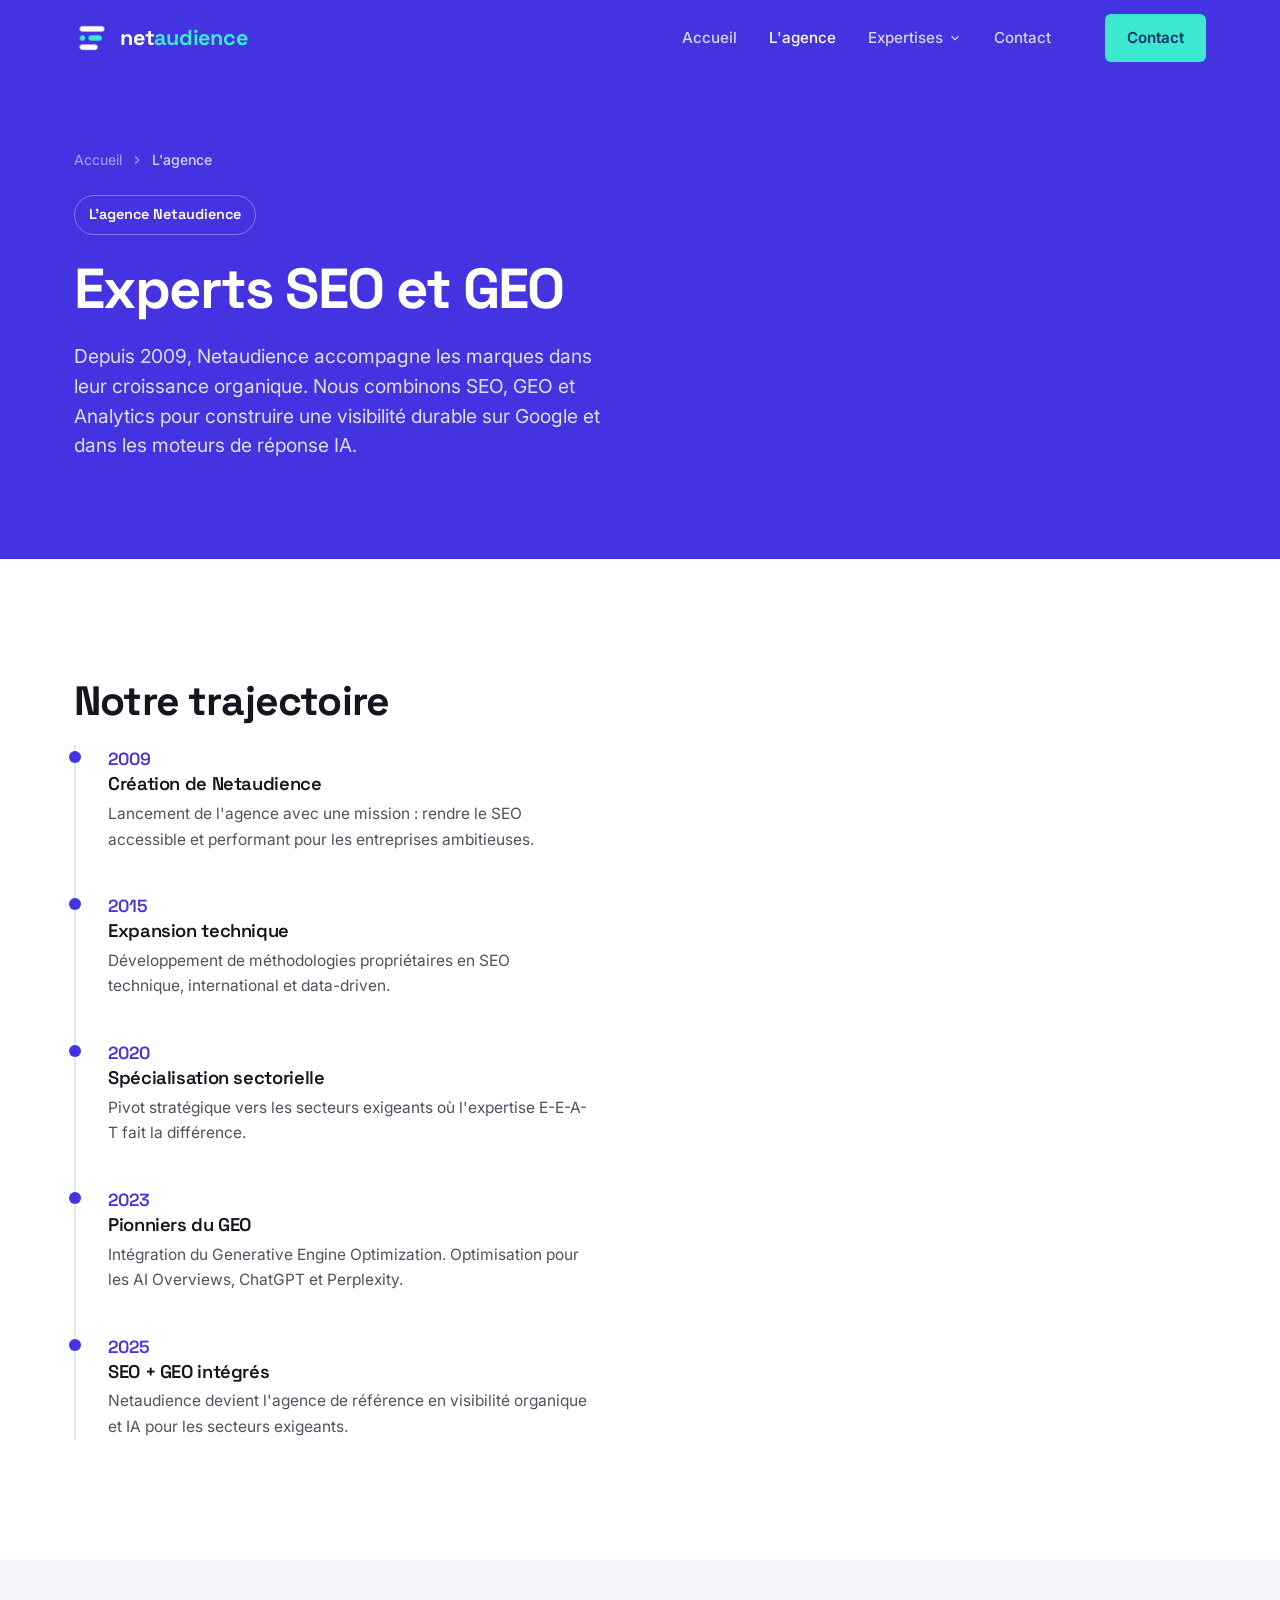
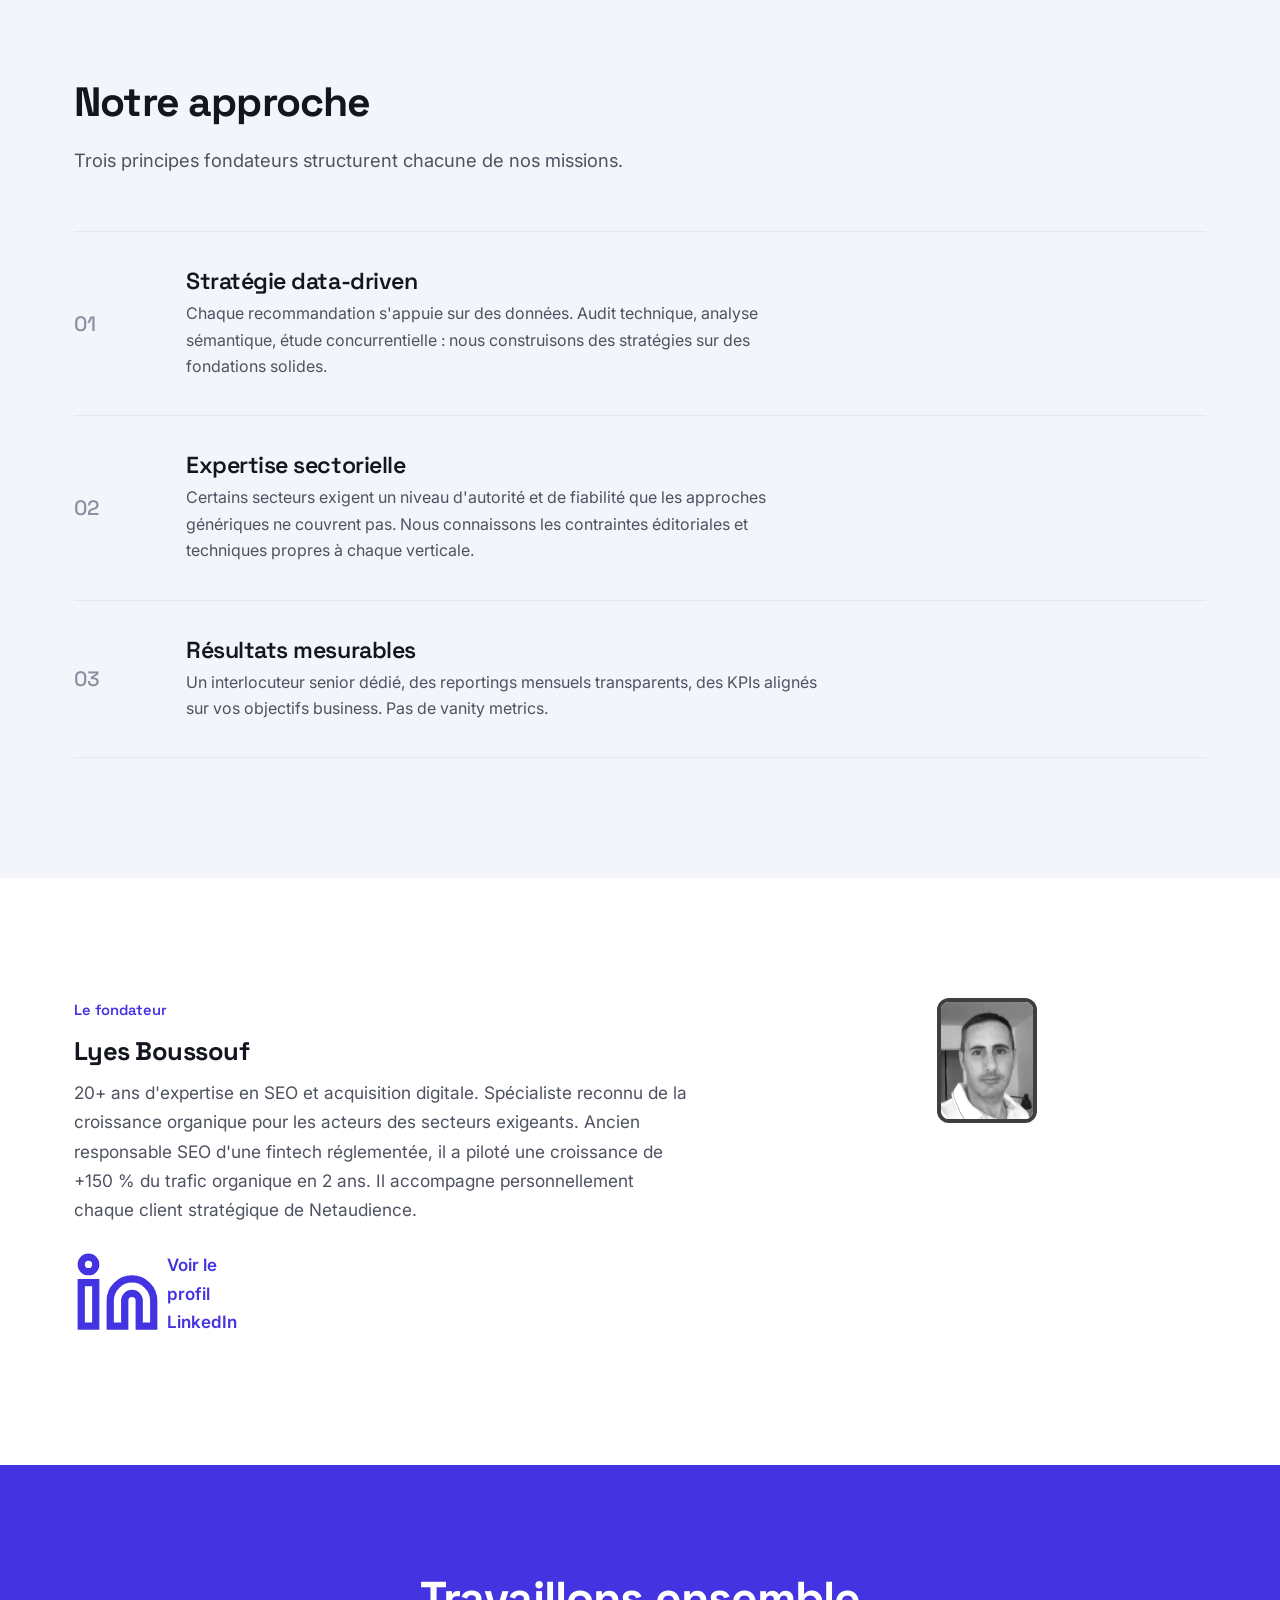
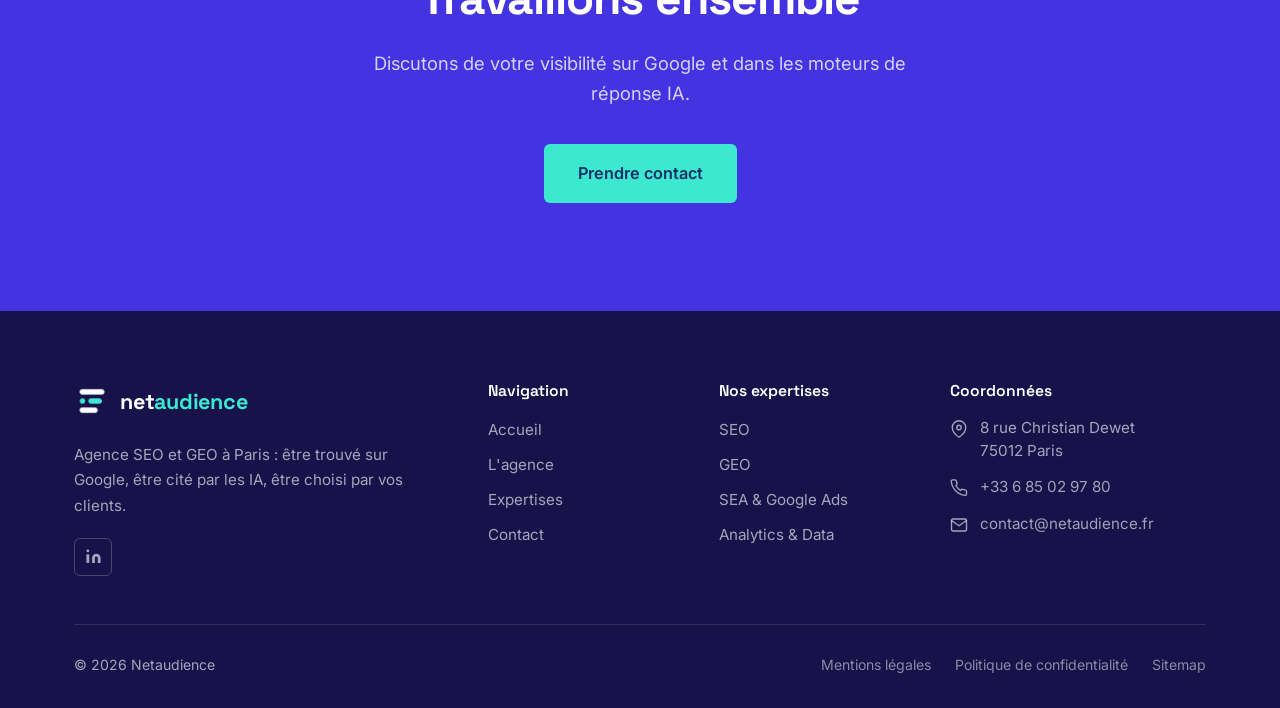
<file: agence.html>
<!DOCTYPE html>
<html lang="fr">
<head>
  <!-- Google Tag Manager -->
  <script>(function(w,d,s,l,i){w[l]=w[l]||[];w[l].push({'gtm.start':
  new Date().getTime(),event:'gtm.js'});var f=d.getElementsByTagName(s)[0],
  j=d.createElement(s),dl=l!='dataLayer'?'&l='+l:'';j.async=true;j.src=
  'https://www.googletagmanager.com/gtm.js?id='+i+dl;f.parentNode.insertBefore(j,f);
  })(window,document,'script','dataLayer','GTM-WTXNT2K');</script>
  <!-- End Google Tag Manager -->
  <meta charset="UTF-8">
  <meta name="viewport" content="width=device-width, initial-scale=1.0">
  <title>L'agence Netaudience : experts SEO et GEO</title>
  <meta name="description" content="Depuis 2009, Netaudience accompagne les marques en SEO et GEO. Expertise E-E-A-T et visibilité IA.">
  <meta name="robots" content="index, follow">
  <link rel="canonical" href="https://netaudience.fr/agence.html">
  <link rel="icon" href="favicon.svg" type="image/svg+xml">
  <link rel="icon" type="image/png" sizes="32x32" href="favicon-32.png">

  <!-- Open Graph -->
  <meta property="og:title" content="L'agence Netaudience : experts SEO et GEO">
  <meta property="og:description" content="Depuis 2009, Netaudience accompagne les marques en SEO et GEO. Expertise E-E-A-T et visibilité IA.">
  <meta property="og:type" content="website">
  <meta property="og:url" content="https://netaudience.fr/agence.html">
  <meta property="og:image" content="https://netaudience.fr/img/og-netaudience.jpg">
  <meta property="og:image:width" content="1200">
  <meta property="og:image:height" content="630">

  <!-- Twitter Card -->
  <meta name="twitter:card" content="summary_large_image">
  <meta name="twitter:title" content="L'agence Netaudience : experts SEO et GEO">
  <meta name="twitter:description" content="Depuis 2009, Netaudience accompagne les marques en SEO et GEO. Expertise E-E-A-T et visibilité IA.">
  <meta name="twitter:image" content="https://netaudience.fr/img/og-netaudience.jpg">

  <!-- Google Fonts -->
  <link rel="preconnect" href="https://fonts.googleapis.com">
  <link rel="preconnect" href="https://fonts.gstatic.com" crossorigin>
  <link href="https://fonts.googleapis.com/css2?family=Space+Grotesk:wght@500;600;700&family=Inter:wght@400;500;600;700&display=swap" rel="stylesheet">

  <link rel="stylesheet" href="css/style.css?v=2">
  <link rel="stylesheet" href="css/animations.css">

  <!-- JSON-LD: AboutPage -->
  <script type="application/ld+json">
  {
    "@context": "https://schema.org",
    "@type": "AboutPage",
    "name": "L'agence Netaudience",
    "description": "Netaudience, agence SEO et GEO à Paris. Expertise E-E-A-T et visibilité IA depuis 2009.",
    "url": "https://netaudience.fr/agence.html",
    "mainEntity": {
      "@type": "Organization",
      "name": "Netaudience",
      "url": "https://netaudience.fr",
      "foundingDate": "2009",
      "founder": {
        "@type": "Person",
        "name": "Lyes Boussouf"
      }
    }
  }
  </script>
</head>
<body>
  <!-- Google Tag Manager (noscript) -->
  <noscript><iframe src="https://www.googletagmanager.com/ns.html?id=GTM-WTXNT2K" height="0" width="0" style="display:none;visibility:hidden"></iframe></noscript>
  <!-- End Google Tag Manager (noscript) -->

<!-- ============================================================
     HEADER
     ============================================================ -->
<header class="site-header" role="banner">
  <div class="header-inner">
    <a href="/" class="logo" aria-label="Netaudience, accueil">
      <img src="img/logo-netaudience-icon-80.png" srcset="img/logo-netaudience-icon-80.png 1x, img/logo-netaudience-icon-160.png 2x" alt="" class="logo-img" width="36" height="36"><span class="logo-text">net<span>audience</span></span>
    </a>
    <nav class="main-nav" role="navigation" aria-label="Navigation principale">
      <div class="nav-item"><a href="/" class="nav-link">Accueil</a></div>
      <div class="nav-item"><a href="agence.html" class="nav-link active">L'agence</a></div>
      <div class="nav-item">
        <a href="expertises.html" class="nav-link" aria-haspopup="true">Expertises <svg viewBox="0 0 24 24" fill="none" stroke="currentColor" stroke-width="2" aria-hidden="true"><path d="m6 9 6 6 6-6"/></svg></a>
        <div class="dropdown" role="menu">
          <a href="expertises/seo.html" role="menuitem">SEO</a>
          <a href="expertises/geo.html" role="menuitem">GEO</a>
          <a href="expertises/sea.html" role="menuitem">SEA &amp; Google Ads</a>
          <a href="expertises/analytics.html" role="menuitem">Analytics &amp; Data</a>
        </div>
      </div>
      <div class="nav-item"><a href="contact.html" class="nav-link">Contact</a></div>
    </nav>
    <a href="contact.html" class="nav-cta">Contact</a>
    <button class="hamburger" aria-label="Ouvrir le menu" aria-expanded="false"><span></span><span></span><span></span></button>
  </div>
</header>
<nav class="mobile-nav" aria-label="Navigation mobile">
  <a href="/">Accueil</a>
  <a href="agence.html">L'agence</a>
  <a href="expertises.html">Expertises</a>
  <a href="expertises/seo.html" style="padding-left:28px;font-size:.875rem;">SEO</a>
  <a href="expertises/geo.html" style="padding-left:28px;font-size:.875rem;">GEO</a>
  <a href="expertises/sea.html" style="padding-left:28px;font-size:.875rem;">SEA &amp; Google Ads</a>
  <a href="expertises/analytics.html" style="padding-left:28px;font-size:.875rem;">Analytics &amp; Data</a>
  <a href="contact.html">Contact</a>
  <a href="contact.html" class="mobile-nav-cta">Nous contacter</a>
</nav>

<main>

<!-- ============================================================
     PAGE HERO
     ============================================================ -->
<section class="hero hero--short" aria-labelledby="agence-title">
  <div class="container">
    <nav class="breadcrumb" aria-label="Fil d'Ariane">
      <a href="/">Accueil</a>
      <svg viewBox="0 0 24 24" fill="none" stroke="currentColor" stroke-width="2" aria-hidden="true"><path d="m9 18 6-6-6-6"/></svg>
      <span>L'agence</span>
    </nav>
    <span class="hero-eyebrow">L'agence Netaudience</span>
    <h1 id="agence-title">Experts SEO et GEO</h1>
    <p class="hero-subtitle">Depuis 2009, Netaudience accompagne les marques dans leur croissance organique. Nous combinons SEO, GEO et Analytics pour construire une visibilité durable sur Google et dans les moteurs de réponse IA.</p>
  </div>
</section>

<!-- ============================================================
     TIMELINE
     ============================================================ -->
<section class="section" aria-labelledby="trajectoire-title">
  <div class="container">
    <h2 id="trajectoire-title" class="section-title">Notre trajectoire</h2>

    <div class="timeline reveal">
      <div class="timeline-milestone">
        <span class="timeline-year">2009</span>
        <h3>Création de Netaudience</h3>
        <p>Lancement de l'agence avec une mission : rendre le SEO accessible et performant pour les entreprises ambitieuses.</p>
      </div>

      <div class="timeline-milestone">
        <span class="timeline-year">2015</span>
        <h3>Expansion technique</h3>
        <p>Développement de méthodologies propriétaires en SEO technique, international et data-driven.</p>
      </div>

      <div class="timeline-milestone">
        <span class="timeline-year">2020</span>
        <h3>Spécialisation sectorielle</h3>
        <p>Pivot stratégique vers les secteurs exigeants où l'expertise E-E-A-T fait la différence.</p>
      </div>

      <div class="timeline-milestone">
        <span class="timeline-year">2023</span>
        <h3>Pionniers du GEO</h3>
        <p>Intégration du Generative Engine Optimization. Optimisation pour les AI Overviews, ChatGPT et Perplexity.</p>
      </div>

      <div class="timeline-milestone">
        <span class="timeline-year">2025</span>
        <h3>SEO + GEO intégrés</h3>
        <p>Netaudience devient l'agence de référence en visibilité organique et IA pour les secteurs exigeants.</p>
      </div>
    </div>
  </div>
</section>

<!-- ============================================================
     NOTRE APPROCHE
     ============================================================ -->
<section class="section section--alt" aria-labelledby="approche-title">
  <div class="container">
    <h2 id="approche-title" class="section-title">Notre approche</h2>
    <p class="section-intro">Trois principes fondateurs structurent chacune de nos missions.</p>

    <div class="expertise-list">
      <div class="expertise-item reveal">
        <span class="expertise-num">01</span>
        <div class="expertise-body">
          <h3>Stratégie data-driven</h3>
          <p>Chaque recommandation s'appuie sur des données. Audit technique, analyse sémantique, étude concurrentielle : nous construisons des stratégies sur des fondations solides.</p>
        </div>
      </div>

      <div class="expertise-item reveal">
        <span class="expertise-num">02</span>
        <div class="expertise-body">
          <h3>Expertise sectorielle</h3>
          <p>Certains secteurs exigent un niveau d'autorité et de fiabilité que les approches génériques ne couvrent pas. Nous connaissons les contraintes éditoriales et techniques propres à chaque verticale.</p>
        </div>
      </div>

      <div class="expertise-item reveal">
        <span class="expertise-num">03</span>
        <div class="expertise-body">
          <h3>Résultats mesurables</h3>
          <p>Un interlocuteur senior dédié, des reportings mensuels transparents, des KPIs alignés sur vos objectifs business. Pas de vanity metrics.</p>
        </div>
      </div>
    </div>
  </div>
</section>

<!-- ============================================================
     FONDATEUR
     ============================================================ -->
<section class="section" aria-labelledby="fondateur-title">
  <div class="container">
    <div class="split-layout split-layout--reverse reveal">
      <div class="split-text">
        <span class="section-eyebrow">Le fondateur</span>
        <h2 id="fondateur-title">Lyes Boussouf</h2>
        <p class="founder-bio">20+ ans d'expertise en SEO et acquisition digitale. Spécialiste reconnu de la croissance organique pour les acteurs des secteurs exigeants. Ancien responsable SEO d'une fintech réglementée, il a piloté une croissance de +150 % du trafic organique en 2 ans. Il accompagne personnellement chaque client stratégique de Netaudience.</p>
        <a href="https://www.linkedin.com/in/lyes-boussouf-b5a95710/" class="founder-link" target="_blank" rel="noopener">
          <svg viewBox="0 0 24 24" fill="none" stroke="currentColor" stroke-width="2" aria-hidden="true"><path d="M16 8a6 6 0 0 1 6 6v7h-4v-7a2 2 0 0 0-2-2 2 2 0 0 0-2 2v7h-4v-7a6 6 0 0 1 6-6z"/><rect x="2" y="9" width="4" height="12"/><circle cx="4" cy="4" r="2"/></svg>
          Voir le profil LinkedIn
        </a>
      </div>
      <div class="split-visual">
        <img src="img/lyes-boussouf.jpg" alt="Lyes Boussouf, fondateur de Netaudience" class="founder-photo" width="280" height="350" loading="lazy">
      </div>
    </div>
  </div>
</section>

<!-- ============================================================
     CTA BAND
     ============================================================ -->
<section class="cta-band" aria-labelledby="cta-agence-title">
  <div class="container">
    <div class="reveal">
      <h2 id="cta-agence-title">Travaillons ensemble</h2>
      <p>Discutons de votre visibilité sur Google et dans les moteurs de réponse IA.</p>
      <a href="contact.html" class="btn btn-white">Prendre contact</a>
    </div>
  </div>
</section>

</main>

<!-- ============================================================
     FOOTER
     ============================================================ -->
<footer class="site-footer" role="contentinfo">
  <div class="container">
    <div class="footer-grid">
      <div class="footer-brand">
        <a href="/" class="logo" aria-label="Netaudience">
          <img src="img/logo-netaudience-icon-80.png" srcset="img/logo-netaudience-icon-80.png 1x, img/logo-netaudience-icon-160.png 2x" alt="" class="logo-img" width="36" height="36"><span class="logo-text">net<span>audience</span></span>
        </a>
        <p style="margin-top:16px;">Agence SEO et GEO à Paris : être trouvé sur Google, être cité par les IA, être choisi par vos clients.</p>
        <div class="footer-social" aria-label="Réseaux sociaux">
          <a href="https://www.linkedin.com/company/netaudience" class="footer-social-link" target="_blank" rel="noopener" aria-label="LinkedIn Netaudience">
            <svg viewBox="0 0 24 24" fill="currentColor" aria-hidden="true"><path d="M16 8a6 6 0 0 1 6 6v7h-4v-7a2 2 0 0 0-2-2 2 2 0 0 0-2 2v7h-4v-7a6 6 0 0 1 6-6z"/><rect x="2" y="9" width="4" height="12"/><circle cx="4" cy="4" r="2"/></svg>
          </a>
        </div>
      </div>
      <div class="footer-col">
        <h4>Navigation</h4>
        <ul class="footer-links"><li><a href="/">Accueil</a></li><li><a href="agence.html">L'agence</a></li><li><a href="expertises.html">Expertises</a></li><li><a href="contact.html">Contact</a></li></ul>
      </div>
      <div class="footer-col">
        <h4>Nos expertises</h4>
        <ul class="footer-links"><li><a href="expertises/seo.html">SEO</a></li><li><a href="expertises/geo.html">GEO</a></li><li><a href="expertises/sea.html">SEA &amp; Google Ads</a></li><li><a href="expertises/analytics.html">Analytics &amp; Data</a></li></ul>
      </div>
      <div class="footer-col">
        <h4>Coordonnées</h4>
        <div class="footer-contact-item"><svg viewBox="0 0 24 24" fill="none" stroke="currentColor" stroke-width="1.8" aria-hidden="true"><path d="M21 10c0 7-9 13-9 13s-9-6-9-13a9 9 0 0 1 18 0z"/><circle cx="12" cy="10" r="3"/></svg><span>8 rue Christian Dewet<br>75012 Paris</span></div>
        <div class="footer-contact-item"><svg viewBox="0 0 24 24" fill="none" stroke="currentColor" stroke-width="1.8" aria-hidden="true"><path d="M22 16.92v3a2 2 0 0 1-2.18 2 19.79 19.79 0 0 1-8.63-3.07A19.5 19.5 0 0 1 4.69 12 19.79 19.79 0 0 1 1.61 3.36a2 2 0 0 1 1.99-2.18h3a2 2 0 0 1 2 1.72c.127.96.361 1.903.7 2.81a2 2 0 0 1-.45 2.11L7.91 8.96a16 16 0 0 0 6.13 6.13l.86-.86a2 2 0 0 1 2.11-.45c.907.339 1.85.573 2.81.7A2 2 0 0 1 22 16.92z"/></svg><span><a href="tel:+33685029780" style="color:rgba(255,255,255,.6);">+33 6 85 02 97 80</a></span></div>
        <div class="footer-contact-item"><svg viewBox="0 0 24 24" fill="none" stroke="currentColor" stroke-width="1.8" aria-hidden="true"><path d="M4 4h16c1.1 0 2 .9 2 2v12c0 1.1-.9 2-2 2H4c-1.1 0-2-.9-2-2V6c0-1.1.9-2 2-2z"/><polyline points="22,6 12,13 2,6"/></svg><span><a href="mailto:contact@netaudience.fr" style="color:rgba(255,255,255,.6);">contact@netaudience.fr</a></span></div>
      </div>
    </div>
  </div>
  <div class="container">
    <div class="footer-bottom">
      <p>&copy; <span class="current-year"></span> Netaudience</p>
      <div class="footer-bottom-links">
        <a href="mentions-legales.html">Mentions légales</a>
        <a href="politique-confidentialite.html">Politique de confidentialité</a>
        <a href="sitemap.xml">Sitemap</a>
      </div>
    </div>
  </div>
</footer>
<script src="js/main.js?v=5"></script>
</body>
</html>
</file>
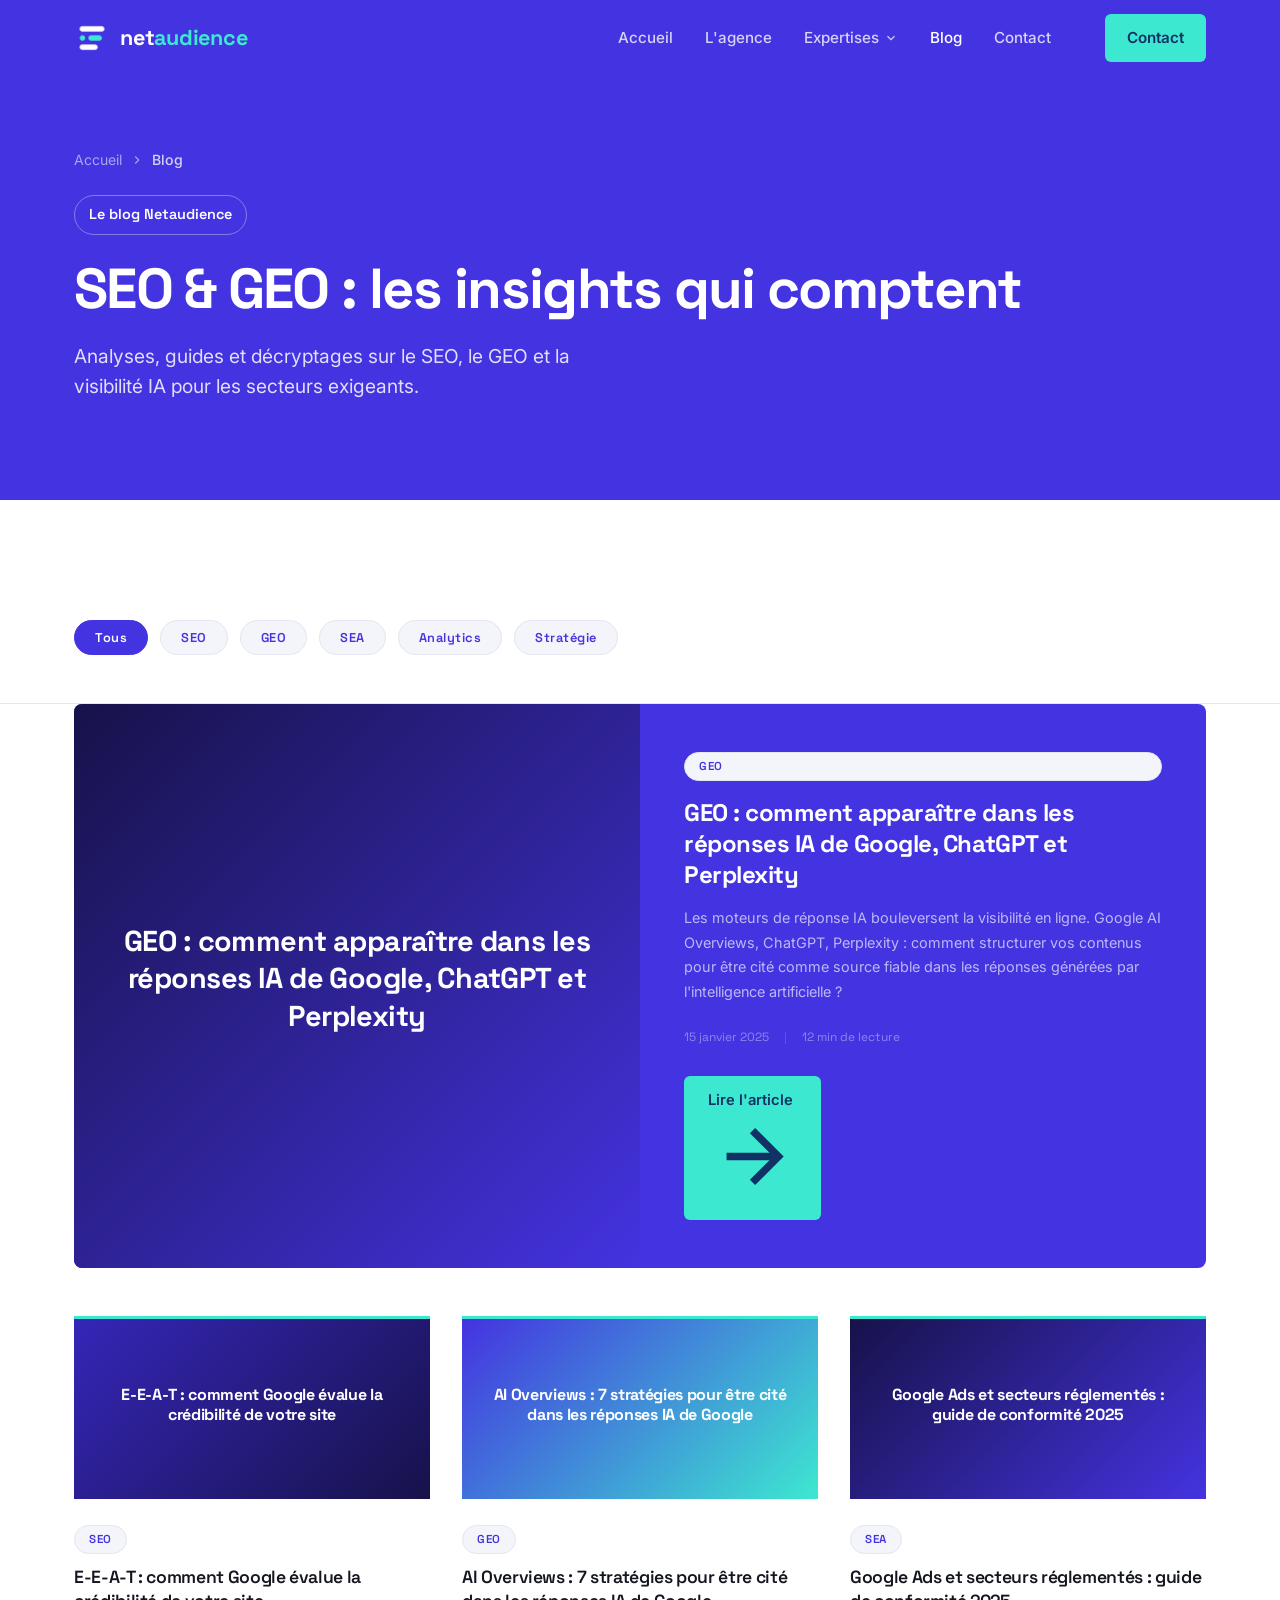
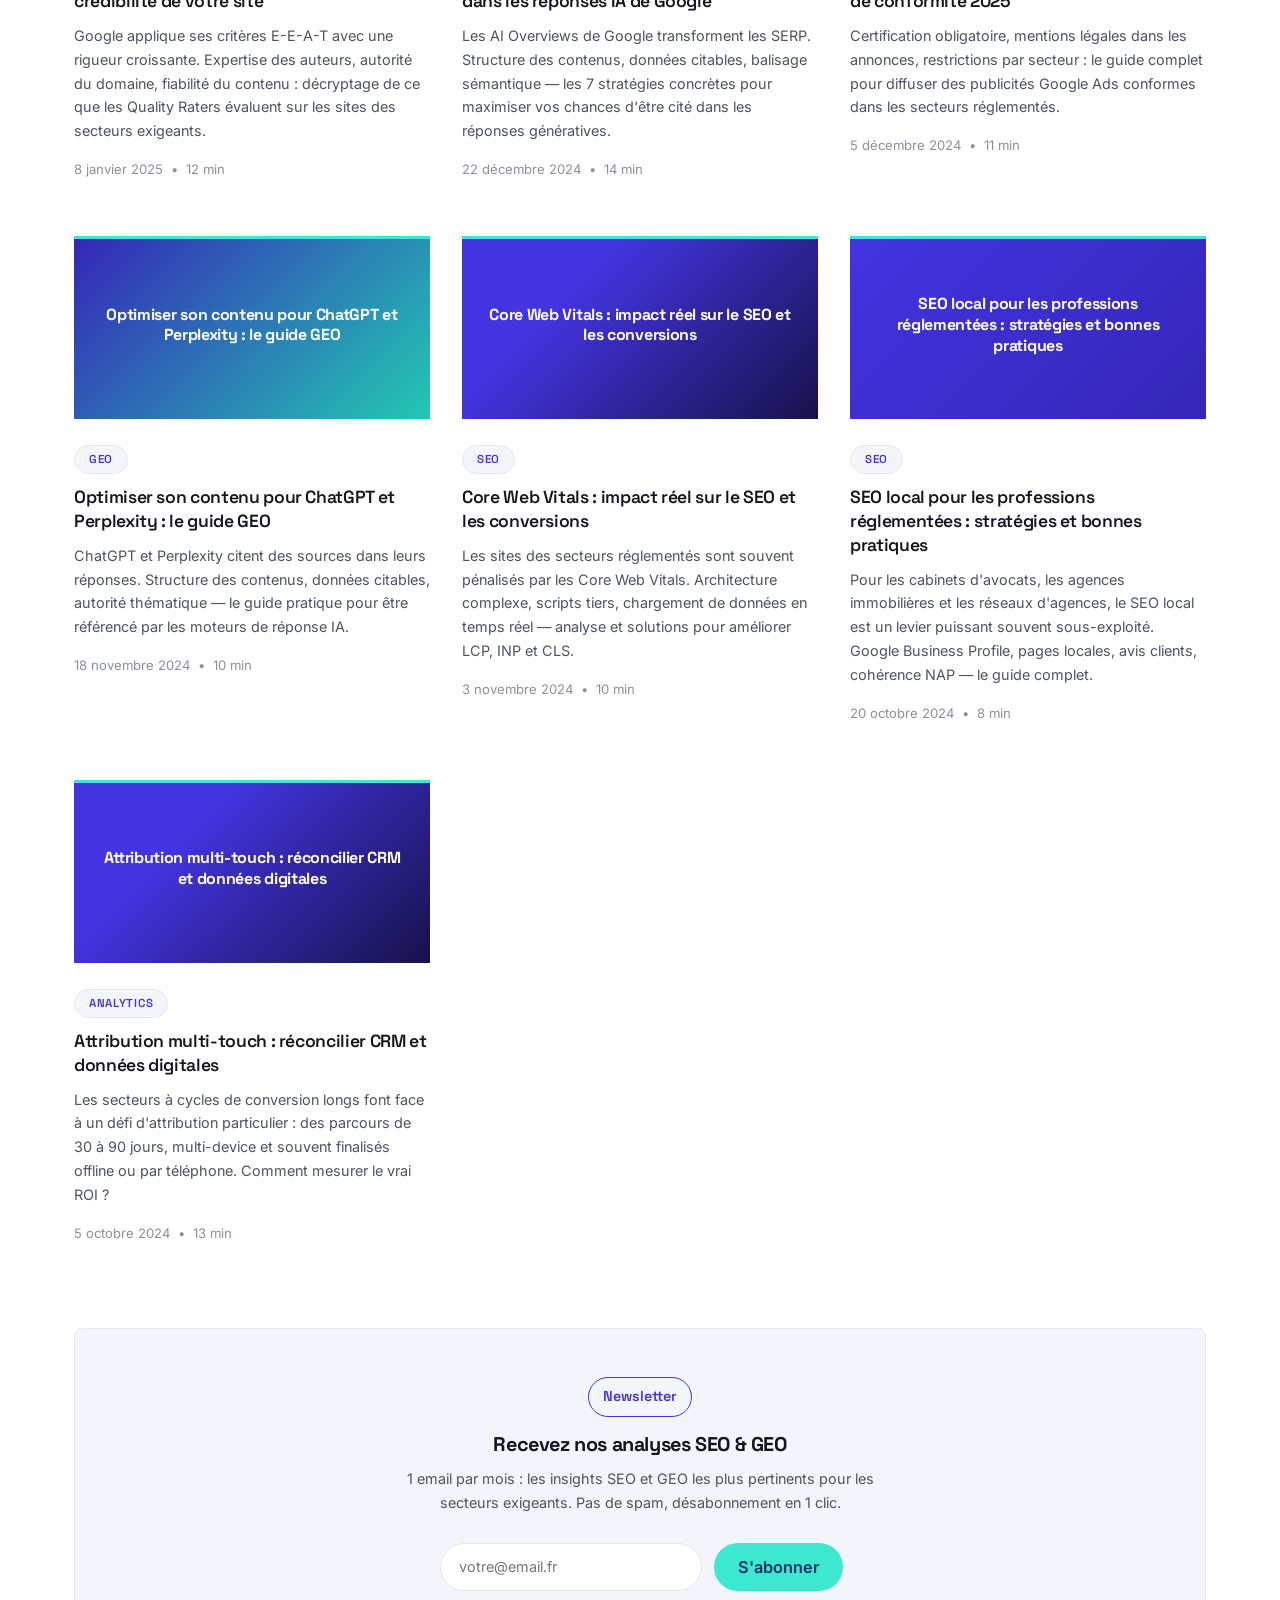
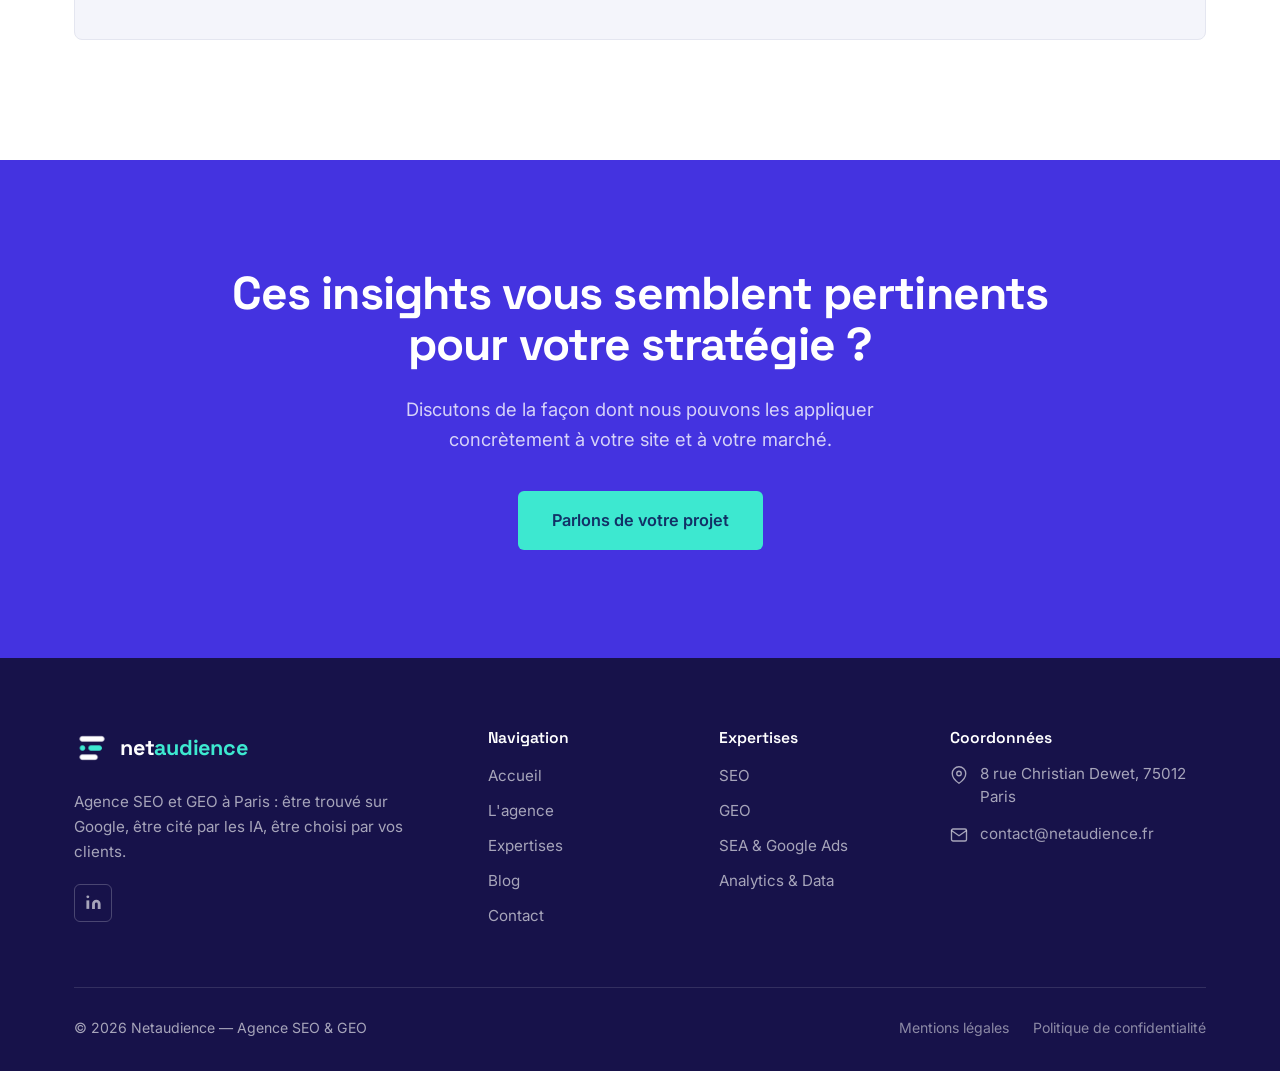
<file: blog.html>
<!DOCTYPE html>
<html lang="fr">
<head>
  <!-- Google Tag Manager -->
  <script>(function(w,d,s,l,i){w[l]=w[l]||[];w[l].push({'gtm.start':
  new Date().getTime(),event:'gtm.js'});var f=d.getElementsByTagName(s)[0],
  j=d.createElement(s),dl=l!='dataLayer'?'&l='+l:'';j.async=true;j.src=
  'https://www.googletagmanager.com/gtm.js?id='+i+dl;f.parentNode.insertBefore(j,f);
  })(window,document,'script','dataLayer','GTM-WTXNT2K');</script>
  <!-- End Google Tag Manager -->
  <meta charset="UTF-8">
  <meta name="viewport" content="width=device-width, initial-scale=1.0">
  <title>Blog SEO & GEO — Actualités, guides et analyses | Netaudience</title>
  <meta name="description" content="Le blog de référence sur le SEO, le GEO et la visibilité IA : E-E-A-T, AI Overviews, Google Ads et stratégies d'acquisition pour les secteurs exigeants.">
  <meta name="robots" content="index, follow">
  <link rel="canonical" href="https://netaudience.fr/blog.html">
  <link rel="icon" href="favicon.svg" type="image/svg+xml">
  <link rel="icon" type="image/png" sizes="32x32" href="favicon-32.png">
  <link rel="preconnect" href="https://fonts.googleapis.com">
  <link rel="preconnect" href="https://fonts.gstatic.com" crossorigin>
  <link href="https://fonts.googleapis.com/css2?family=Space+Grotesk:wght@500;600;700&family=Inter:wght@400;500;600;700&display=swap" rel="stylesheet">
  <link rel="stylesheet" href="css/style.css?v=2">
  <link rel="stylesheet" href="css/animations.css"></head>
<body>
  <!-- Google Tag Manager (noscript) -->
  <noscript><iframe src="https://www.googletagmanager.com/ns.html?id=GTM-WTXNT2K"
  height="0" width="0" style="display:none;visibility:hidden"></iframe></noscript>
  <!-- End Google Tag Manager (noscript) -->

<header class="site-header" role="banner">
  <div class="header-inner">
    <a href="/" class="logo"><img src="img/logo-netaudience-icon-80.png" srcset="img/logo-netaudience-icon-80.png 1x, img/logo-netaudience-icon-160.png 2x" alt="" class="logo-img" width="36" height="36"><span class="logo-text">net<span>audience</span></span></a>
    <nav class="main-nav" role="navigation" aria-label="Navigation principale">
      <div class="nav-item"><a href="/" class="nav-link">Accueil</a></div>
      <div class="nav-item"><a href="agence.html" class="nav-link">L'agence</a></div>
      <div class="nav-item">
        <a href="expertises.html" class="nav-link">Expertises <svg viewBox="0 0 24 24" fill="none" stroke="currentColor" stroke-width="2" aria-hidden="true"><path d="m6 9 6 6 6-6"/></svg></a>
        <div class="dropdown" role="menu">
          <a href="expertises/seo.html">SEO</a>
          <a href="expertises/geo.html">GEO</a>
          <a href="expertises/sea.html">SEA & Google Ads</a>
          <a href="expertises/analytics.html">Analytics & Data</a>
        </div>
      </div>
      <div class="nav-item"><a href="blog.html" class="nav-link active">Blog</a></div>
      <div class="nav-item"><a href="contact.html" class="nav-link">Contact</a></div>
    </nav>
    <a href="contact.html" class="nav-cta">Contact</a>
    <button class="hamburger" aria-label="Ouvrir le menu" aria-expanded="false"><span></span><span></span><span></span></button>
  </div>
</header>

<nav class="mobile-nav" aria-label="Navigation mobile">
  <a href="/">Accueil</a><a href="agence.html">L'agence</a><a href="expertises.html">Expertises</a>
  <a href="expertises/seo.html" style="padding-left:28px;font-size:.875rem;">→ SEO</a>
  <a href="expertises/geo.html" style="padding-left:28px;font-size:.875rem;">→ GEO</a>
  <a href="expertises/sea.html" style="padding-left:28px;font-size:.875rem;">→ SEA & Google Ads</a>
  <a href="expertises/analytics.html" style="padding-left:28px;font-size:.875rem;">→ Analytics & Data</a>
  <a href="blog.html">Blog</a><a href="contact.html">Contact</a>
  <a href="contact.html" class="mobile-nav-cta">Nous contacter</a>
</nav>

<main>

<section class="hero hero--short" aria-labelledby="blog-title">
  <div class="container">
    <nav class="breadcrumb" aria-label="Fil d'Ariane">
      <a href="/">Accueil</a>
      <svg viewBox="0 0 24 24" fill="none" stroke="currentColor" stroke-width="2" aria-hidden="true"><path d="m9 18 6-6-6-6"/></svg>
      <span>Blog</span>
    </nav>
    <span class="hero-eyebrow">Le blog Netaudience</span>
    <h1 id="blog-title">SEO & GEO : les insights qui comptent</h1>
    <p class="hero-subtitle">Analyses, guides et décryptages sur le SEO, le GEO et la visibilité IA pour les secteurs exigeants.</p>
  </div>
</section>

<!-- FILTRES CATÉGORIES -->
<section class="section" style="padding-bottom:0;" aria-label="Filtres d'articles">
  <div class="container">
    <div class="reveal blog-filters">
      <button class="blog-filter-btn active">Tous</button>
      <button class="blog-filter-btn">SEO</button>
      <button class="blog-filter-btn">GEO</button>
      <button class="blog-filter-btn">SEA</button>
      <button class="blog-filter-btn">Analytics</button>
      <button class="blog-filter-btn">Stratégie</button>
    </div>
  </div>
</section>

<!-- ARTICLE À LA UNE -->
<section class="section" style="padding-top:0;" aria-labelledby="featured-title">
  <div class="container">
    <h2 id="featured-title" class="sr-only">Article à la une</h2>

    <article class="reveal blog-featured">
      <div class="blog-featured-visual blog-img-4">
        <h2>GEO : comment apparaître dans les réponses IA de Google, ChatGPT et Perplexity</h2>
      </div>
      <div class="blog-featured-body">
        <span class="blog-tag" style="margin-bottom:16px;">GEO</span>
        <h3>GEO : comment apparaître dans les réponses IA de Google, ChatGPT et Perplexity</h3>
        <p>Les moteurs de réponse IA bouleversent la visibilité en ligne. Google AI Overviews, ChatGPT, Perplexity : comment structurer vos contenus pour être cité comme source fiable dans les réponses générées par l'intelligence artificielle ?</p>
        <div class="blog-featured-meta">
          <span>15 janvier 2025</span>
          <span class="blog-featured-meta-sep"></span>
          <span>12 min de lecture</span>
        </div>
        <a href="#" class="btn btn-white btn-sm" style="align-self:flex-start;">
          Lire l'article
          <svg viewBox="0 0 24 24" fill="none" stroke="currentColor" stroke-width="2" aria-hidden="true"><path d="M5 12h14M12 5l7 7-7 7"/></svg>
        </a>
      </div>
    </article>

    <!-- GRILLE ARTICLES -->
    <div class="grid-3 reveal" role="list">

      <!-- Article 2 -->
      <article class="blog-card" role="listitem">
        <div class="blog-card-image blog-img-2">
          <div class="blog-card-image-inner">
            <h3>E-E-A-T : comment Google évalue la crédibilité de votre site</h3>
          </div>
        </div>
        <div class="blog-card-body">
          <span class="blog-tag">SEO</span>
          <h3>E-E-A-T : comment Google évalue la crédibilité de votre site</h3>
          <p>Google applique ses critères E-E-A-T avec une rigueur croissante. Expertise des auteurs, autorité du domaine, fiabilité du contenu : décryptage de ce que les Quality Raters évaluent sur les sites des secteurs exigeants.</p>
          <div class="blog-meta">
            <span>8 janvier 2025</span>
            <span>•</span>
            <span>12 min</span>
          </div>
        </div>
      </article>

      <!-- Article 3 -->
      <article class="blog-card" role="listitem">
        <div class="blog-card-image blog-img-3">
          <div class="blog-card-image-inner">
            <h3>AI Overviews : 7 stratégies pour être cité dans les réponses IA de Google</h3>
          </div>
        </div>
        <div class="blog-card-body">
          <span class="blog-tag">GEO</span>
          <h3>AI Overviews : 7 stratégies pour être cité dans les réponses IA de Google</h3>
          <p>Les AI Overviews de Google transforment les SERP. Structure des contenus, données citables, balisage sémantique — les 7 stratégies concrètes pour maximiser vos chances d'être cité dans les réponses génératives.</p>
          <div class="blog-meta">
            <span>22 décembre 2024</span>
            <span>•</span>
            <span>14 min</span>
          </div>
        </div>
      </article>

      <!-- Article 4 -->
      <article class="blog-card" role="listitem">
        <div class="blog-card-image blog-img-4">
          <div class="blog-card-image-inner">
            <h3>Google Ads et secteurs réglementés : guide de conformité 2025</h3>
          </div>
        </div>
        <div class="blog-card-body">
          <span class="blog-tag">SEA</span>
          <h3>Google Ads et secteurs réglementés : guide de conformité 2025</h3>
          <p>Certification obligatoire, mentions légales dans les annonces, restrictions par secteur : le guide complet pour diffuser des publicités Google Ads conformes dans les secteurs réglementés.</p>
          <div class="blog-meta">
            <span>5 décembre 2024</span>
            <span>•</span>
            <span>11 min</span>
          </div>
        </div>
      </article>

      <!-- Article 5 -->
      <article class="blog-card" role="listitem">
        <div class="blog-card-image blog-img-5">
          <div class="blog-card-image-inner">
            <h3>Optimiser son contenu pour ChatGPT et Perplexity : le guide GEO</h3>
          </div>
        </div>
        <div class="blog-card-body">
          <span class="blog-tag">GEO</span>
          <h3>Optimiser son contenu pour ChatGPT et Perplexity : le guide GEO</h3>
          <p>ChatGPT et Perplexity citent des sources dans leurs réponses. Structure des contenus, données citables, autorité thématique — le guide pratique pour être référencé par les moteurs de réponse IA.</p>
          <div class="blog-meta">
            <span>18 novembre 2024</span>
            <span>•</span>
            <span>10 min</span>
          </div>
        </div>
      </article>

      <!-- Article 6 -->
      <article class="blog-card" role="listitem">
        <div class="blog-card-image blog-img-6">
          <div class="blog-card-image-inner">
            <h3>Core Web Vitals : impact réel sur le SEO et les conversions</h3>
          </div>
        </div>
        <div class="blog-card-body">
          <span class="blog-tag">SEO</span>
          <h3>Core Web Vitals : impact réel sur le SEO et les conversions</h3>
          <p>Les sites des secteurs réglementés sont souvent pénalisés par les Core Web Vitals. Architecture complexe, scripts tiers, chargement de données en temps réel — analyse et solutions pour améliorer LCP, INP et CLS.</p>
          <div class="blog-meta">
            <span>3 novembre 2024</span>
            <span>•</span>
            <span>10 min</span>
          </div>
        </div>
      </article>

      <!-- Article 7 -->
      <article class="blog-card" role="listitem">
        <div class="blog-card-image blog-img-1">
          <div class="blog-card-image-inner">
            <h3>SEO local pour les professions réglementées : stratégies et bonnes pratiques</h3>
          </div>
        </div>
        <div class="blog-card-body">
          <span class="blog-tag">SEO</span>
          <h3>SEO local pour les professions réglementées : stratégies et bonnes pratiques</h3>
          <p>Pour les cabinets d'avocats, les agences immobilières et les réseaux d'agences, le SEO local est un levier puissant souvent sous-exploité. Google Business Profile, pages locales, avis clients, cohérence NAP — le guide complet.</p>
          <div class="blog-meta">
            <span>20 octobre 2024</span>
            <span>•</span>
            <span>8 min</span>
          </div>
        </div>
      </article>

      <!-- Article bonus -->
      <article class="blog-card" role="listitem">
        <div class="blog-card-image blog-img-6">
          <div class="blog-card-image-inner">
            <h3>Attribution multi-touch : réconcilier CRM et données digitales</h3>
          </div>
        </div>
        <div class="blog-card-body">
          <span class="blog-tag">Analytics</span>
          <h3>Attribution multi-touch : réconcilier CRM et données digitales</h3>
          <p>Les secteurs à cycles de conversion longs font face à un défi d'attribution particulier : des parcours de 30 à 90 jours, multi-device et souvent finalisés offline ou par téléphone. Comment mesurer le vrai ROI ?</p>
          <div class="blog-meta">
            <span>5 octobre 2024</span>
            <span>•</span>
            <span>13 min</span>
          </div>
        </div>
      </article>

    </div>

    <!-- NEWSLETTER -->
    <div class="reveal blog-newsletter">
      <div class="blog-newsletter-inner">
        <span class="hero-eyebrow">Newsletter</span>
        <h3>Recevez nos analyses SEO & GEO</h3>
        <p>1 email par mois : les insights SEO et GEO les plus pertinents pour les secteurs exigeants. Pas de spam, désabonnement en 1 clic.</p>
        <form class="blog-newsletter-form" onsubmit="event.preventDefault();">
          <input type="email" placeholder="votre@email.fr" aria-label="Votre adresse email" required>
          <button type="submit" class="btn btn-primary">S'abonner</button>
        </form>
      </div>
    </div>

  </div>
</section>

<!-- CTA -->
<section class="cta-band" aria-labelledby="cta-blog-title">
  <div class="container">
    <div class="reveal">
      <h2 id="cta-blog-title">Ces insights vous semblent pertinents<br>pour votre stratégie ?</h2>
      <p>Discutons de la façon dont nous pouvons les appliquer concrètement à votre site et à votre marché.</p>
      <div class="cta-buttons">
        <a href="contact.html" class="btn btn-white">Parlons de votre projet</a>
      </div>
    </div>
  </div>
</section>

</main>

<footer class="site-footer" role="contentinfo">
  <div class="container">
    <div class="footer-grid">
      <div class="footer-brand">
        <a href="/" class="logo"><img src="img/logo-netaudience-icon-80.png" srcset="img/logo-netaudience-icon-80.png 1x, img/logo-netaudience-icon-160.png 2x" alt="" class="logo-img" width="36" height="36"><span class="logo-text">net<span>audience</span></span></a>
        <p style="margin-top:16px;">Agence SEO et GEO à Paris : être trouvé sur Google, être cité par les IA, être choisi par vos clients.</p>
        <div class="footer-social">
          <a href="https://www.linkedin.com/company/netaudience" class="footer-social-link" target="_blank" rel="noopener" aria-label="LinkedIn"><svg viewBox="0 0 24 24" fill="currentColor" aria-hidden="true"><path d="M16 8a6 6 0 0 1 6 6v7h-4v-7a2 2 0 0 0-2-2 2 2 0 0 0-2 2v7h-4v-7a6 6 0 0 1 6-6z"/><rect x="2" y="9" width="4" height="12"/><circle cx="4" cy="4" r="2"/></svg></a>
          
        </div>
      </div>
      <div class="footer-col"><h4>Navigation</h4><ul class="footer-links"><li><a href="/">Accueil</a></li><li><a href="agence.html">L'agence</a></li><li><a href="expertises.html">Expertises</a></li><li><a href="blog.html">Blog</a></li><li><a href="contact.html">Contact</a></li></ul></div>
      <div class="footer-col"><h4>Expertises</h4><ul class="footer-links"><li><a href="expertises/seo.html">SEO</a></li><li><a href="expertises/geo.html">GEO</a></li><li><a href="expertises/sea.html">SEA & Google Ads</a></li><li><a href="expertises/analytics.html">Analytics & Data</a></li></ul></div>
      <div class="footer-col"><h4>Coordonnées</h4>
        <div class="footer-contact-item"><svg viewBox="0 0 24 24" fill="none" stroke="currentColor" stroke-width="1.8" aria-hidden="true"><path d="M21 10c0 7-9 13-9 13s-9-6-9-13a9 9 0 0 1 18 0z"/><circle cx="12" cy="10" r="3"/></svg><span>8 rue Christian Dewet, 75012 Paris</span></div>
        <div class="footer-contact-item"><svg viewBox="0 0 24 24" fill="none" stroke="currentColor" stroke-width="1.8" aria-hidden="true"><path d="M4 4h16c1.1 0 2 .9 2 2v12c0 1.1-.9 2-2 2H4c-1.1 0-2-.9-2-2V6c0-1.1.9-2 2-2z"/><polyline points="22,6 12,13 2,6"/></svg><span><a href="mailto:contact@netaudience.fr" style="color:rgba(255,255,255,.6);">contact@netaudience.fr</a></span></div>
      </div>
    </div>
  </div>
  <div class="container"><div class="footer-bottom"><p>© <span class="current-year"></span> Netaudience — Agence SEO & GEO</p><div class="footer-bottom-links"><a href="mentions-legales.html">Mentions légales</a><a href="politique-confidentialite.html">Politique de confidentialité</a></div></div></div>
</footer>

<script src="js/main.js?v=5"></script>
</body>
</html>
</file>
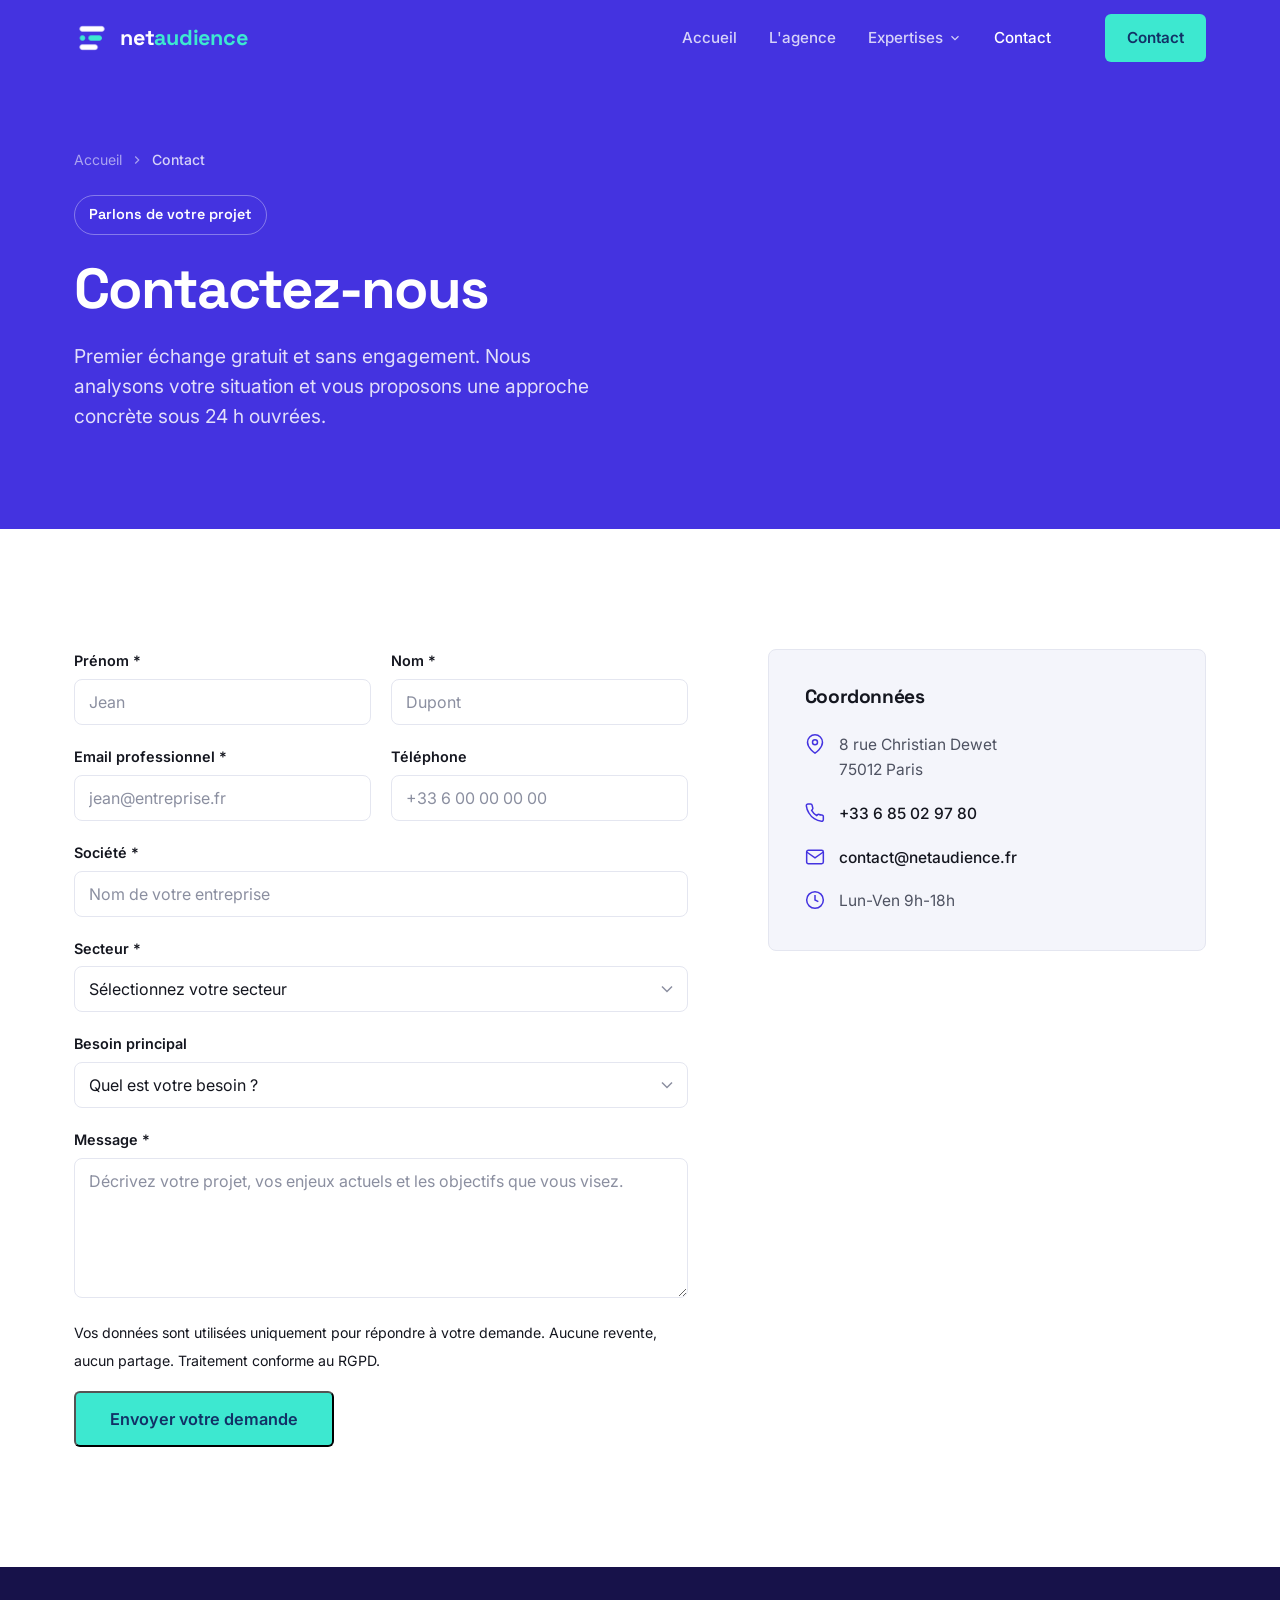
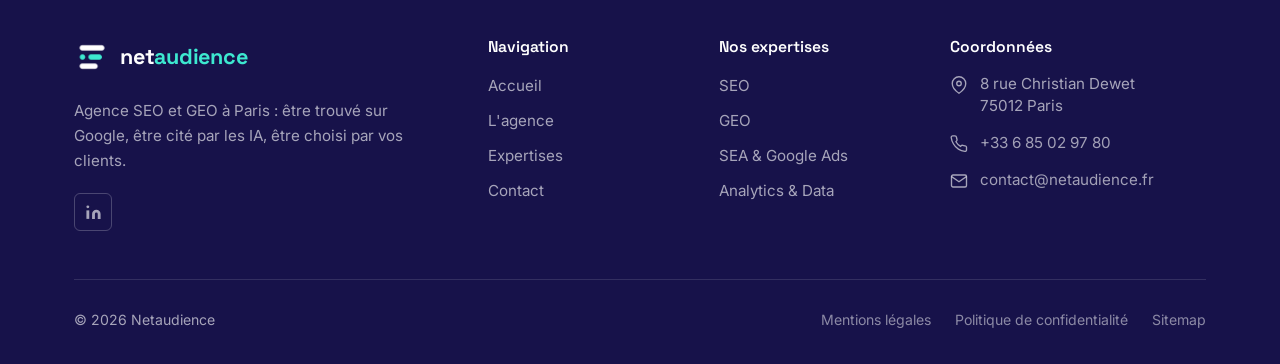
<file: contact.html>
<!DOCTYPE html>
<html lang="fr">
<head>
  <!-- Google Tag Manager -->
  <script>(function(w,d,s,l,i){w[l]=w[l]||[];w[l].push({'gtm.start':new Date().getTime(),event:'gtm.js'});var f=d.getElementsByTagName(s)[0],j=d.createElement(s),dl=l!='dataLayer'?'&l='+l:'';j.async=true;j.src='https://www.googletagmanager.com/gtm.js?id='+i+dl;f.parentNode.insertBefore(j,f);})(window,document,'script','dataLayer','GTM-WTXNT2K');</script>
  <!-- End Google Tag Manager -->
  <meta charset="UTF-8">
  <meta name="viewport" content="width=device-width, initial-scale=1.0">
  <title>Contact : demandez un audit SEO et GEO gratuit | Netaudience</title>
  <meta name="description" content="Demandez un audit SEO et GEO gratuit. Netaudience vous aide à être trouvé sur Google, cité par les IA et choisi par vos clients.">
  <meta name="robots" content="index, follow">
  <link rel="canonical" href="https://netaudience.fr/contact.html">
  <link rel="icon" href="favicon.svg" type="image/svg+xml">
  <link rel="icon" type="image/png" sizes="32x32" href="favicon-32.png">

  <!-- Open Graph -->
  <meta property="og:type" content="website">
  <meta property="og:title" content="Contact : demandez un audit SEO et GEO gratuit | Netaudience">
  <meta property="og:description" content="Demandez un audit SEO et GEO gratuit. Netaudience vous aide à être trouvé sur Google, cité par les IA et choisi par vos clients.">
  <meta property="og:url" content="https://netaudience.fr/contact.html">
  <meta property="og:site_name" content="Netaudience">
  <meta property="og:locale" content="fr_FR">

  <!-- Twitter -->
  <meta name="twitter:card" content="summary">
  <meta name="twitter:title" content="Contact : demandez un audit SEO et GEO gratuit | Netaudience">
  <meta name="twitter:description" content="Demandez un audit SEO et GEO gratuit. Netaudience vous aide à être trouvé sur Google, cité par les IA et choisi par vos clients.">

  <link rel="preconnect" href="https://fonts.googleapis.com">
  <link rel="preconnect" href="https://fonts.gstatic.com" crossorigin>
  <link href="https://fonts.googleapis.com/css2?family=Space+Grotesk:wght@500;600;700&family=Inter:wght@400;500;600;700&display=swap" rel="stylesheet">
  <link rel="stylesheet" href="css/style.css?v=2">
  <link rel="stylesheet" href="css/animations.css">

  <script type="application/ld+json">
  {
    "@context": "https://schema.org",
    "@type": "ContactPage",
    "name": "Contact Netaudience",
    "url": "https://netaudience.fr/contact.html",
    "mainEntity": {
      "@type": "Organization",
      "name": "Netaudience",
      "description": "Agence SEO et GEO à Paris : être trouvé sur Google, être cité par les IA, être choisi par vos clients.",
      "telephone": "+33685029780",
      "email": "contact@netaudience.fr",
      "address": {
        "@type": "PostalAddress",
        "streetAddress": "8 rue Christian Dewet",
        "addressLocality": "Paris",
        "postalCode": "75012",
        "addressCountry": "FR"
      }
    }
  }
  </script>
</head>
<body>
  <!-- Google Tag Manager (noscript) -->
  <noscript><iframe src="https://www.googletagmanager.com/ns.html?id=GTM-WTXNT2K" height="0" width="0" style="display:none;visibility:hidden"></iframe></noscript>
  <!-- End Google Tag Manager (noscript) -->

<header class="site-header" role="banner">
  <div class="header-inner">
    <a href="/" class="logo" aria-label="Netaudience, accueil">
      <img src="img/logo-netaudience-icon-80.png" srcset="img/logo-netaudience-icon-80.png 1x, img/logo-netaudience-icon-160.png 2x" alt="" class="logo-img" width="36" height="36"><span class="logo-text">net<span>audience</span></span>
    </a>
    <nav class="main-nav" role="navigation" aria-label="Navigation principale">
      <div class="nav-item"><a href="/" class="nav-link">Accueil</a></div>
      <div class="nav-item"><a href="agence.html" class="nav-link">L'agence</a></div>
      <div class="nav-item">
        <a href="expertises.html" class="nav-link" aria-haspopup="true">Expertises <svg viewBox="0 0 24 24" fill="none" stroke="currentColor" stroke-width="2" aria-hidden="true"><path d="m6 9 6 6 6-6"/></svg></a>
        <div class="dropdown" role="menu">
          <a href="expertises/seo.html" role="menuitem">SEO</a>
          <a href="expertises/geo.html" role="menuitem">GEO</a>
          <a href="expertises/sea.html" role="menuitem">SEA &amp; Google Ads</a>
          <a href="expertises/analytics.html" role="menuitem">Analytics &amp; Data</a>
        </div>
      </div>
      <div class="nav-item"><a href="contact.html" class="nav-link active">Contact</a></div>
    </nav>
    <a href="contact.html" class="nav-cta">Contact</a>
    <button class="hamburger" aria-label="Ouvrir le menu" aria-expanded="false"><span></span><span></span><span></span></button>
  </div>
</header>
<nav class="mobile-nav" aria-label="Navigation mobile">
  <a href="/">Accueil</a><a href="agence.html">L'agence</a><a href="expertises.html">Expertises</a>
  <a href="expertises/seo.html" style="padding-left:28px;font-size:.875rem;">SEO</a>
  <a href="expertises/geo.html" style="padding-left:28px;font-size:.875rem;">GEO</a>
  <a href="expertises/sea.html" style="padding-left:28px;font-size:.875rem;">SEA &amp; Google Ads</a>
  <a href="expertises/analytics.html" style="padding-left:28px;font-size:.875rem;">Analytics &amp; Data</a>
  <a href="contact.html">Contact</a>
  <a href="contact.html" class="mobile-nav-cta">Nous contacter</a>
</nav>

<main>

<!-- PAGE HERO -->
<section class="hero hero--short" aria-labelledby="contact-title">
  <div class="container">
    <nav class="breadcrumb" aria-label="Fil d'Ariane">
      <a href="/">Accueil</a>
      <svg viewBox="0 0 24 24" fill="none" stroke="currentColor" stroke-width="2" aria-hidden="true"><path d="m9 18 6-6-6-6"/></svg>
      <span>Contact</span>
    </nav>
    <span class="hero-eyebrow">Parlons de votre projet</span>
    <h1 id="contact-title">Contactez-nous</h1>
    <p class="hero-subtitle">Premier échange gratuit et sans engagement. Nous analysons votre situation et vous proposons une approche concrète sous 24&nbsp;h ouvrées.</p>
  </div>
</section>

<!-- FORMULAIRE + COORDONNÉES -->
<section class="section" aria-label="Formulaire de contact et coordonnées">
  <div class="container">
    <div class="split-layout split-layout--reverse">

      <!-- FORMULAIRE (7fr) -->
      <div class="split-text">
        <div class="contact-form">
          <form action="#" method="POST" novalidate>
            <div class="form-row">
              <div class="form-group">
                <label for="prenom">Prénom *</label>
                <input type="text" id="prenom" name="prenom" placeholder="Jean" required autocomplete="given-name">
              </div>
              <div class="form-group">
                <label for="nom">Nom *</label>
                <input type="text" id="nom" name="nom" placeholder="Dupont" required autocomplete="family-name">
              </div>
            </div>

            <div class="form-row">
              <div class="form-group">
                <label for="email">Email professionnel *</label>
                <input type="email" id="email" name="email" placeholder="jean@entreprise.fr" required autocomplete="email">
              </div>
              <div class="form-group">
                <label for="telephone">Téléphone</label>
                <input type="tel" id="telephone" name="telephone" placeholder="+33 6 00 00 00 00" autocomplete="tel">
              </div>
            </div>

            <div class="form-group">
              <label for="societe">Société *</label>
              <input type="text" id="societe" name="societe" placeholder="Nom de votre entreprise" required autocomplete="organization">
            </div>

            <div class="form-group">
              <label for="secteur">Secteur *</label>
              <select id="secteur" name="secteur" required>
                <option value="" disabled selected>Sélectionnez votre secteur</option>
                <option value="finance">Finance / Fintech</option>
                <option value="sante">Santé / Bien-être</option>
                <option value="juridique">Juridique / Notariat</option>
                <option value="immobilier">Immobilier / Construction</option>
                <option value="assurance">Assurance / Prévoyance</option>
                <option value="autre">Autre</option>
              </select>
            </div>

            <div class="form-group">
              <label for="besoin">Besoin principal</label>
              <select id="besoin" name="besoin">
                <option value="" disabled selected>Quel est votre besoin ?</option>
                <option value="seo">Audit SEO</option>
                <option value="sea">SEA / Google Ads</option>
                <option value="analytics">Analytics / GA4</option>
                <option value="contenu">Stratégie contenu</option>
                <option value="complet">Accompagnement complet</option>
                <option value="autre">Autre</option>
              </select>
            </div>

            <div class="form-group">
              <label for="message">Message *</label>
              <textarea id="message" name="message" placeholder="Décrivez votre projet, vos enjeux actuels et les objectifs que vous visez." required></textarea>
            </div>

            <p><small>Vos données sont utilisées uniquement pour répondre à votre demande. Aucune revente, aucun partage. Traitement conforme au RGPD.</small></p>

            <button type="submit" class="btn btn-primary">Envoyer votre demande</button>
          </form>
        </div>
      </div>

      <!-- COORDONNÉES (5fr) -->
      <div class="split-content">
        <div class="contact-info-block">
          <h3>Coordonnées</h3>

          <div class="contact-info-row">
            <svg viewBox="0 0 24 24" fill="none" stroke="currentColor" stroke-width="1.8" aria-hidden="true"><path d="M21 10c0 7-9 13-9 13s-9-6-9-13a9 9 0 0 1 18 0z"/><circle cx="12" cy="10" r="3"/></svg>
            <span>8 rue Christian Dewet<br>75012 Paris</span>
          </div>

          <div class="contact-info-row">
            <svg viewBox="0 0 24 24" fill="none" stroke="currentColor" stroke-width="1.8" aria-hidden="true"><path d="M22 16.92v3a2 2 0 0 1-2.18 2 19.79 19.79 0 0 1-8.63-3.07A19.5 19.5 0 0 1 4.69 12 19.79 19.79 0 0 1 1.61 3.36a2 2 0 0 1 1.99-2.18h3a2 2 0 0 1 2 1.72c.127.96.361 1.903.7 2.81a2 2 0 0 1-.45 2.11L7.91 8.96a16 16 0 0 0 6.13 6.13l.86-.86a2 2 0 0 1 2.11-.45c.907.339 1.85.573 2.81.7A2 2 0 0 1 22 16.92z"/></svg>
            <span><a href="tel:+33685029780">+33 6 85 02 97 80</a></span>
          </div>

          <div class="contact-info-row">
            <svg viewBox="0 0 24 24" fill="none" stroke="currentColor" stroke-width="1.8" aria-hidden="true"><path d="M4 4h16c1.1 0 2 .9 2 2v12c0 1.1-.9 2-2 2H4c-1.1 0-2-.9-2-2V6c0-1.1.9-2 2-2z"/><polyline points="22,6 12,13 2,6"/></svg>
            <span><a href="mailto:contact@netaudience.fr">contact@netaudience.fr</a></span>
          </div>

          <div class="contact-info-row">
            <svg viewBox="0 0 24 24" fill="none" stroke="currentColor" stroke-width="1.8" aria-hidden="true"><circle cx="12" cy="12" r="10"/><path d="M12 6v6l4 2"/></svg>
            <span>Lun-Ven 9h-18h</span>
          </div>
        </div>
      </div>

    </div>
  </div>
</section>

</main>

<footer class="site-footer" role="contentinfo">
  <div class="container">
    <div class="footer-grid">
      <div class="footer-brand">
        <a href="/" class="logo" aria-label="Netaudience"><img src="img/logo-netaudience-icon-80.png" srcset="img/logo-netaudience-icon-80.png 1x, img/logo-netaudience-icon-160.png 2x" alt="" class="logo-img" width="36" height="36"><span class="logo-text">net<span>audience</span></span></a>
        <p style="margin-top:16px;">Agence SEO et GEO à Paris : être trouvé sur Google, être cité par les IA, être choisi par vos clients.</p>
        <div class="footer-social" aria-label="Réseaux sociaux">
          <a href="https://www.linkedin.com/company/netaudience" class="footer-social-link" target="_blank" rel="noopener" aria-label="LinkedIn Netaudience"><svg viewBox="0 0 24 24" fill="currentColor" aria-hidden="true"><path d="M16 8a6 6 0 0 1 6 6v7h-4v-7a2 2 0 0 0-2-2 2 2 0 0 0-2 2v7h-4v-7a6 6 0 0 1 6-6z"/><rect x="2" y="9" width="4" height="12"/><circle cx="4" cy="4" r="2"/></svg></a>
          
        </div>
      </div>
      <div class="footer-col"><h4>Navigation</h4><ul class="footer-links"><li><a href="/">Accueil</a></li><li><a href="agence.html">L'agence</a></li><li><a href="expertises.html">Expertises</a></li><li><a href="contact.html">Contact</a></li></ul></div>
      <div class="footer-col"><h4>Nos expertises</h4><ul class="footer-links"><li><a href="expertises/seo.html">SEO</a></li><li><a href="expertises/geo.html">GEO</a></li><li><a href="expertises/sea.html">SEA &amp; Google Ads</a></li><li><a href="expertises/analytics.html">Analytics &amp; Data</a></li></ul></div>
      <div class="footer-col"><h4>Coordonnées</h4>
        <div class="footer-contact-item"><svg viewBox="0 0 24 24" fill="none" stroke="currentColor" stroke-width="1.8" aria-hidden="true"><path d="M21 10c0 7-9 13-9 13s-9-6-9-13a9 9 0 0 1 18 0z"/><circle cx="12" cy="10" r="3"/></svg><span>8 rue Christian Dewet<br>75012 Paris</span></div>
        <div class="footer-contact-item"><svg viewBox="0 0 24 24" fill="none" stroke="currentColor" stroke-width="1.8" aria-hidden="true"><path d="M22 16.92v3a2 2 0 0 1-2.18 2 19.79 19.79 0 0 1-8.63-3.07A19.5 19.5 0 0 1 4.69 12 19.79 19.79 0 0 1 1.61 3.36a2 2 0 0 1 1.99-2.18h3a2 2 0 0 1 2 1.72c.127.96.361 1.903.7 2.81a2 2 0 0 1-.45 2.11L7.91 8.96a16 16 0 0 0 6.13 6.13l.86-.86a2 2 0 0 1 2.11-.45c.907.339 1.85.573 2.81.7A2 2 0 0 1 22 16.92z"/></svg><span><a href="tel:+33685029780" style="color:rgba(255,255,255,.6);">+33 6 85 02 97 80</a></span></div>
        <div class="footer-contact-item"><svg viewBox="0 0 24 24" fill="none" stroke="currentColor" stroke-width="1.8" aria-hidden="true"><path d="M4 4h16c1.1 0 2 .9 2 2v12c0 1.1-.9 2-2 2H4c-1.1 0-2-.9-2-2V6c0-1.1.9-2 2-2z"/><polyline points="22,6 12,13 2,6"/></svg><span><a href="mailto:contact@netaudience.fr" style="color:rgba(255,255,255,.6);">contact@netaudience.fr</a></span></div>
      </div>
    </div>
  </div>
  <div class="container">
    <div class="footer-bottom">
      <p>&copy; <span class="current-year"></span> Netaudience</p>
      <div class="footer-bottom-links"><a href="mentions-legales.html">Mentions légales</a><a href="politique-confidentialite.html">Politique de confidentialité</a><a href="sitemap.xml">Sitemap</a></div>
    </div>
  </div>
</footer>
<script src="js/main.js?v=5"></script>
</body>
</html>
</file>
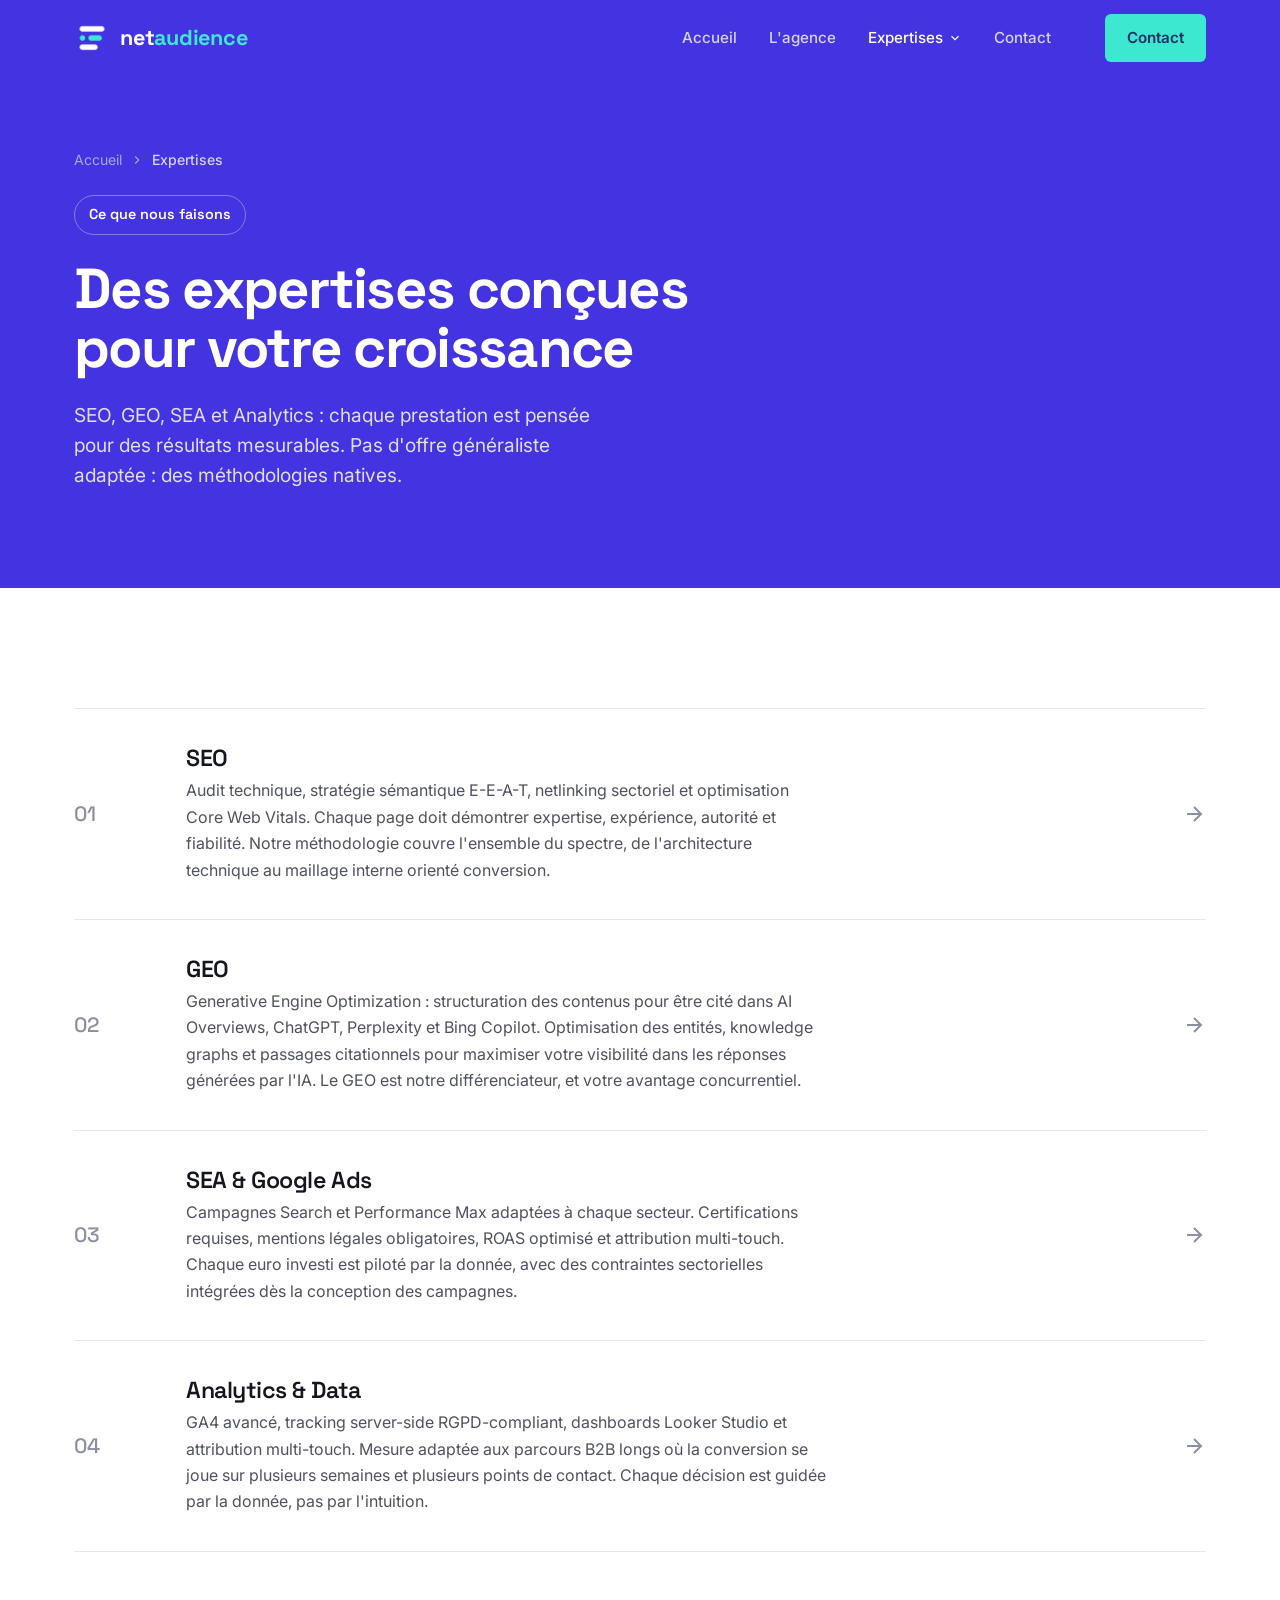
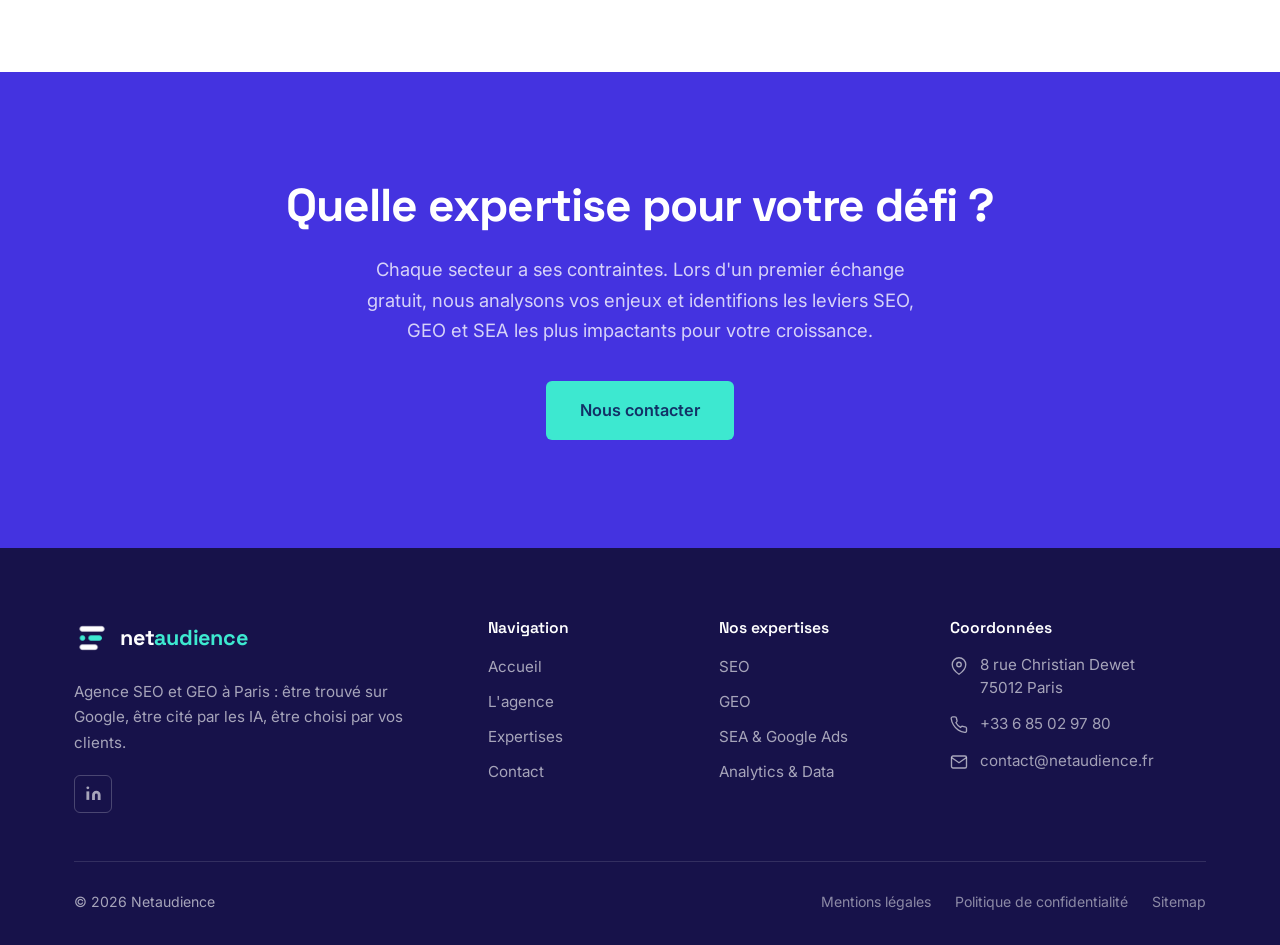
<file: expertises.html>
<!DOCTYPE html>
<html lang="fr">
<head>
  <!-- Google Tag Manager -->
  <script>(function(w,d,s,l,i){w[l]=w[l]||[];w[l].push({'gtm.start':
  new Date().getTime(),event:'gtm.js'});var f=d.getElementsByTagName(s)[0],
  j=d.createElement(s),dl=l!='dataLayer'?'&l='+l:'';j.async=true;j.src=
  'https://www.googletagmanager.com/gtm.js?id='+i+dl;f.parentNode.insertBefore(j,f);
  })(window,document,'script','dataLayer','GTM-WTXNT2K');</script>
  <!-- End Google Tag Manager -->
  <meta charset="UTF-8">
  <meta name="viewport" content="width=device-width, initial-scale=1.0">
  <title>Nos expertises SEO, GEO, SEA et Analytics | Netaudience</title>
  <meta name="description" content="SEO, GEO, SEA Google Ads et Analytics : les expertises de Netaudience pour accompagner votre croissance organique et votre visibilité IA.">
  <meta name="robots" content="index, follow">
  <link rel="canonical" href="https://netaudience.fr/expertises.html">
  <link rel="icon" href="favicon.svg" type="image/svg+xml">
  <link rel="icon" type="image/png" sizes="32x32" href="favicon-32.png">

  <!-- Open Graph -->
  <meta property="og:title" content="Nos expertises SEO, GEO, SEA et Analytics | Netaudience">
  <meta property="og:description" content="SEO, GEO, SEA Google Ads et Analytics : les expertises de Netaudience pour accompagner votre croissance organique et votre visibilité IA.">
  <meta property="og:type" content="website">
  <meta property="og:url" content="https://netaudience.fr/expertises.html">
  <meta property="og:image" content="https://netaudience.fr/img/og-netaudience.jpg">
  <meta property="og:image:width" content="1200">
  <meta property="og:image:height" content="630">

  <!-- Twitter Card -->
  <meta name="twitter:card" content="summary_large_image">
  <meta name="twitter:title" content="Nos expertises SEO, GEO, SEA et Analytics | Netaudience">
  <meta name="twitter:description" content="SEO, GEO, SEA Google Ads et Analytics : les expertises Netaudience pour votre croissance organique et votre visibilité IA.">
  <meta name="twitter:image" content="https://netaudience.fr/img/og-netaudience.jpg">

  <!-- Google Fonts -->
  <link rel="preconnect" href="https://fonts.googleapis.com">
  <link rel="preconnect" href="https://fonts.gstatic.com" crossorigin>
  <link href="https://fonts.googleapis.com/css2?family=Space+Grotesk:wght@500;600;700&family=Inter:wght@400;500;600;700&display=swap" rel="stylesheet">

  <link rel="stylesheet" href="css/style.css?v=2">
  <link rel="stylesheet" href="css/animations.css">

  <!-- JSON-LD: Service -->
  <script type="application/ld+json">
  {
    "@context": "https://schema.org",
    "@type": "Service",
    "serviceType": "Agence SEO, GEO, SEA et Analytics",
    "provider": {
      "@type": "ProfessionalService",
      "name": "Netaudience",
      "url": "https://netaudience.fr"
    },
    "areaServed": {
      "@type": "Country",
      "name": "France"
    },
    "hasOfferCatalog": {
      "@type": "OfferCatalog",
      "name": "Expertises Netaudience",
      "itemListElement": [
        {
          "@type": "Offer",
          "itemOffered": {
            "@type": "Service",
            "name": "SEO avancé",
            "description": "Audit technique, stratégie sémantique E-E-A-T, netlinking sectoriel et optimisation Core Web Vitals.",
            "url": "https://netaudience.fr/expertises/seo.html"
          }
        },
        {
          "@type": "Offer",
          "itemOffered": {
            "@type": "Service",
            "name": "GEO - Generative Engine Optimization",
            "description": "Structuration des contenus pour être cité dans les réponses IA : Google AI Overviews, ChatGPT, Perplexity, Bing Copilot.",
            "url": "https://netaudience.fr/expertises/geo.html"
          }
        },
        {
          "@type": "Offer",
          "itemOffered": {
            "@type": "Service",
            "name": "SEA et Google Ads",
            "description": "Campagnes Search et Performance Max avec ROAS optimisé et attribution multi-touch.",
            "url": "https://netaudience.fr/expertises/sea.html"
          }
        },
        {
          "@type": "Offer",
          "itemOffered": {
            "@type": "Service",
            "name": "Analytics et Data",
            "description": "GA4 avancé, tracking server-side RGPD-compliant, dashboards Looker Studio et attribution multi-touch.",
            "url": "https://netaudience.fr/expertises/analytics.html"
          }
        }
      ]
    }
  }
  </script>
</head>
<body>
  <!-- Google Tag Manager (noscript) -->
  <noscript><iframe src="https://www.googletagmanager.com/ns.html?id=GTM-WTXNT2K"
  height="0" width="0" style="display:none;visibility:hidden"></iframe></noscript>
  <!-- End Google Tag Manager (noscript) -->

<!-- ============================================================
     HEADER
     ============================================================ -->
<header class="site-header" role="banner">
  <div class="header-inner">
    <a href="/" class="logo" aria-label="Netaudience, accueil">
      <img src="img/logo-netaudience-icon-80.png" srcset="img/logo-netaudience-icon-80.png 1x, img/logo-netaudience-icon-160.png 2x" alt="" class="logo-img" width="36" height="36"><span class="logo-text">net<span>audience</span></span>
    </a>

    <nav class="main-nav" role="navigation" aria-label="Navigation principale">
      <div class="nav-item">
        <a href="/" class="nav-link">Accueil</a>
      </div>
      <div class="nav-item">
        <a href="agence.html" class="nav-link">L'agence</a>
      </div>
      <div class="nav-item">
        <a href="expertises.html" class="nav-link active" aria-haspopup="true">
          Expertises
          <svg viewBox="0 0 24 24" fill="none" stroke="currentColor" stroke-width="2" aria-hidden="true"><path d="m6 9 6 6 6-6"/></svg>
        </a>
        <div class="dropdown" role="menu">
          <a href="expertises/seo.html" role="menuitem">SEO</a>
          <a href="expertises/geo.html" role="menuitem">GEO</a>
          <a href="expertises/sea.html" role="menuitem">SEA &amp; Google Ads</a>
          <a href="expertises/analytics.html" role="menuitem">Analytics &amp; Data</a>
        </div>
      </div>
      <div class="nav-item">
        <a href="contact.html" class="nav-link">Contact</a>
      </div>
    </nav>

    <a href="contact.html" class="nav-cta">Contact</a>

    <button class="hamburger" aria-label="Ouvrir le menu" aria-expanded="false">
      <span></span><span></span><span></span>
    </button>
  </div>
</header>

<!-- Mobile Nav -->
<nav class="mobile-nav" aria-label="Navigation mobile">
  <a href="/">Accueil</a>
  <a href="agence.html">L'agence</a>
  <a href="expertises.html">Expertises</a>
  <a href="expertises/seo.html" style="padding-left:28px;font-size:.875rem;">SEO</a>
  <a href="expertises/geo.html" style="padding-left:28px;font-size:.875rem;">GEO</a>
  <a href="expertises/sea.html" style="padding-left:28px;font-size:.875rem;">SEA &amp; Google Ads</a>
  <a href="expertises/analytics.html" style="padding-left:28px;font-size:.875rem;">Analytics &amp; Data</a>
  <a href="contact.html">Contact</a>
  <a href="contact.html" class="mobile-nav-cta">Nous contacter</a>
</nav>

<main>

<!-- ============================================================
     PAGE HERO
     ============================================================ -->
<section class="hero hero--short" aria-labelledby="expertises-title">
  <div class="container">
    <nav class="breadcrumb" aria-label="Fil d'Ariane">
      <a href="/">Accueil</a>
      <svg viewBox="0 0 24 24" fill="none" stroke="currentColor" stroke-width="2" aria-hidden="true"><path d="m9 18 6-6-6-6"/></svg>
      <span>Expertises</span>
    </nav>
    <span class="hero-eyebrow">Ce que nous faisons</span>
    <h1 id="expertises-title">Des expertises conçues<br>pour votre croissance</h1>
    <p class="hero-subtitle">SEO, GEO, SEA et Analytics : chaque prestation est pensée pour des résultats mesurables. Pas d'offre généraliste adaptée : des méthodologies natives.</p>
  </div>
</section>

<!-- ============================================================
     NOS EXPERTISES
     ============================================================ -->
<section class="section" aria-labelledby="grid-title">
  <div class="container">
    <h2 id="grid-title" class="sr-only">Nos quatre expertises principales</h2>

    <div class="expertise-list">
      <a href="expertises/seo.html" class="expertise-item reveal">
        <span class="expertise-num">01</span>
        <div class="expertise-body">
          <h3>SEO</h3>
          <p>Audit technique, stratégie sémantique E-E-A-T, netlinking sectoriel et optimisation Core Web Vitals. Chaque page doit démontrer expertise, expérience, autorité et fiabilité. Notre méthodologie couvre l'ensemble du spectre, de l'architecture technique au maillage interne orienté conversion.</p>
        </div>
        <svg class="expertise-arrow" viewBox="0 0 24 24" fill="none" stroke="currentColor" stroke-width="2" aria-hidden="true"><path d="M5 12h14M12 5l7 7-7 7"/></svg>
      </a>

      <a href="expertises/geo.html" class="expertise-item reveal">
        <span class="expertise-num">02</span>
        <div class="expertise-body">
          <h3>GEO</h3>
          <p>Generative Engine Optimization : structuration des contenus pour être cité dans AI Overviews, ChatGPT, Perplexity et Bing Copilot. Optimisation des entités, knowledge graphs et passages citationnels pour maximiser votre visibilité dans les réponses générées par l'IA. Le GEO est notre différenciateur, et votre avantage concurrentiel.</p>
        </div>
        <svg class="expertise-arrow" viewBox="0 0 24 24" fill="none" stroke="currentColor" stroke-width="2" aria-hidden="true"><path d="M5 12h14M12 5l7 7-7 7"/></svg>
      </a>

      <a href="expertises/sea.html" class="expertise-item reveal">
        <span class="expertise-num">03</span>
        <div class="expertise-body">
          <h3>SEA &amp; Google Ads</h3>
          <p>Campagnes Search et Performance Max adaptées à chaque secteur. Certifications requises, mentions légales obligatoires, ROAS optimisé et attribution multi-touch. Chaque euro investi est piloté par la donnée, avec des contraintes sectorielles intégrées dès la conception des campagnes.</p>
        </div>
        <svg class="expertise-arrow" viewBox="0 0 24 24" fill="none" stroke="currentColor" stroke-width="2" aria-hidden="true"><path d="M5 12h14M12 5l7 7-7 7"/></svg>
      </a>

      <a href="expertises/analytics.html" class="expertise-item reveal">
        <span class="expertise-num">04</span>
        <div class="expertise-body">
          <h3>Analytics &amp; Data</h3>
          <p>GA4 avancé, tracking server-side RGPD-compliant, dashboards Looker Studio et attribution multi-touch. Mesure adaptée aux parcours B2B longs où la conversion se joue sur plusieurs semaines et plusieurs points de contact. Chaque décision est guidée par la donnée, pas par l'intuition.</p>
        </div>
        <svg class="expertise-arrow" viewBox="0 0 24 24" fill="none" stroke="currentColor" stroke-width="2" aria-hidden="true"><path d="M5 12h14M12 5l7 7-7 7"/></svg>
      </a>
    </div>
  </div>
</section>

<!-- ============================================================
     CTA BAND
     ============================================================ -->
<section class="cta-band" aria-labelledby="cta-exp-title">
  <div class="container">
    <div class="reveal">
      <h2 id="cta-exp-title">Quelle expertise pour votre défi ?</h2>
      <p>Chaque secteur a ses contraintes. Lors d'un premier échange gratuit, nous analysons vos enjeux et identifions les leviers SEO, GEO et SEA les plus impactants pour votre croissance.</p>
      <a href="contact.html" class="btn btn-white">Nous contacter</a>
    </div>
  </div>
</section>

</main>

<!-- ============================================================
     FOOTER
     ============================================================ -->
<footer class="site-footer" role="contentinfo">
  <div class="container">
    <div class="footer-grid">
      <div class="footer-brand">
        <a href="/" class="logo" aria-label="Netaudience">
          <img src="img/logo-netaudience-icon-80.png" srcset="img/logo-netaudience-icon-80.png 1x, img/logo-netaudience-icon-160.png 2x" alt="" class="logo-img" width="36" height="36"><span class="logo-text">net<span>audience</span></span>
        </a>
        <p style="margin-top:16px;">Agence SEO et GEO à Paris : être trouvé sur Google, être cité par les IA, être choisi par vos clients.</p>
        <div class="footer-social" aria-label="Réseaux sociaux">
          <a href="https://www.linkedin.com/company/netaudience" class="footer-social-link" target="_blank" rel="noopener" aria-label="LinkedIn Netaudience">
            <svg viewBox="0 0 24 24" fill="currentColor" aria-hidden="true"><path d="M16 8a6 6 0 0 1 6 6v7h-4v-7a2 2 0 0 0-2-2 2 2 0 0 0-2 2v7h-4v-7a6 6 0 0 1 6-6z"/><rect x="2" y="9" width="4" height="12"/><circle cx="4" cy="4" r="2"/></svg>
          </a>
        </div>
      </div>

      <div class="footer-col">
        <h4>Navigation</h4>
        <ul class="footer-links">
          <li><a href="/">Accueil</a></li>
          <li><a href="agence.html">L'agence</a></li>
          <li><a href="expertises.html">Expertises</a></li>
          <li><a href="contact.html">Contact</a></li>
        </ul>
      </div>

      <div class="footer-col">
        <h4>Nos expertises</h4>
        <ul class="footer-links">
          <li><a href="expertises/seo.html">SEO</a></li>
          <li><a href="expertises/geo.html">GEO</a></li>
          <li><a href="expertises/sea.html">SEA &amp; Google Ads</a></li>
          <li><a href="expertises/analytics.html">Analytics &amp; Data</a></li>
        </ul>
      </div>

      <div class="footer-col">
        <h4>Coordonnées</h4>
        <div class="footer-contact-item">
          <svg viewBox="0 0 24 24" fill="none" stroke="currentColor" stroke-width="1.8" aria-hidden="true"><path d="M21 10c0 7-9 13-9 13s-9-6-9-13a9 9 0 0 1 18 0z"/><circle cx="12" cy="10" r="3"/></svg>
          <span>8 rue Christian Dewet<br>75012 Paris</span>
        </div>
        <div class="footer-contact-item">
          <svg viewBox="0 0 24 24" fill="none" stroke="currentColor" stroke-width="1.8" aria-hidden="true"><path d="M22 16.92v3a2 2 0 0 1-2.18 2 19.79 19.79 0 0 1-8.63-3.07A19.5 19.5 0 0 1 4.69 12 19.79 19.79 0 0 1 1.61 3.36a2 2 0 0 1 1.99-2.18h3a2 2 0 0 1 2 1.72c.127.96.361 1.903.7 2.81a2 2 0 0 1-.45 2.11L7.91 8.96a16 16 0 0 0 6.13 6.13l.86-.86a2 2 0 0 1 2.11-.45c.907.339 1.85.573 2.81.7A2 2 0 0 1 22 16.92z"/></svg>
          <span><a href="tel:+33685029780" style="color:rgba(255,255,255,.6);">+33 6 85 02 97 80</a></span>
        </div>
        <div class="footer-contact-item">
          <svg viewBox="0 0 24 24" fill="none" stroke="currentColor" stroke-width="1.8" aria-hidden="true"><path d="M4 4h16c1.1 0 2 .9 2 2v12c0 1.1-.9 2-2 2H4c-1.1 0-2-.9-2-2V6c0-1.1.9-2 2-2z"/><polyline points="22,6 12,13 2,6"/></svg>
          <span><a href="mailto:contact@netaudience.fr" style="color:rgba(255,255,255,.6);">contact@netaudience.fr</a></span>
        </div>
      </div>
    </div>
  </div>

  <div class="container">
    <div class="footer-bottom">
      <p>&copy; <span class="current-year"></span> Netaudience</p>
      <div class="footer-bottom-links">
        <a href="mentions-legales.html">Mentions légales</a>
        <a href="politique-confidentialite.html">Politique de confidentialité</a>
        <a href="sitemap.xml">Sitemap</a>
      </div>
    </div>
  </div>
</footer>

<script src="js/main.js?v=5"></script>
</body>
</html>
</file>
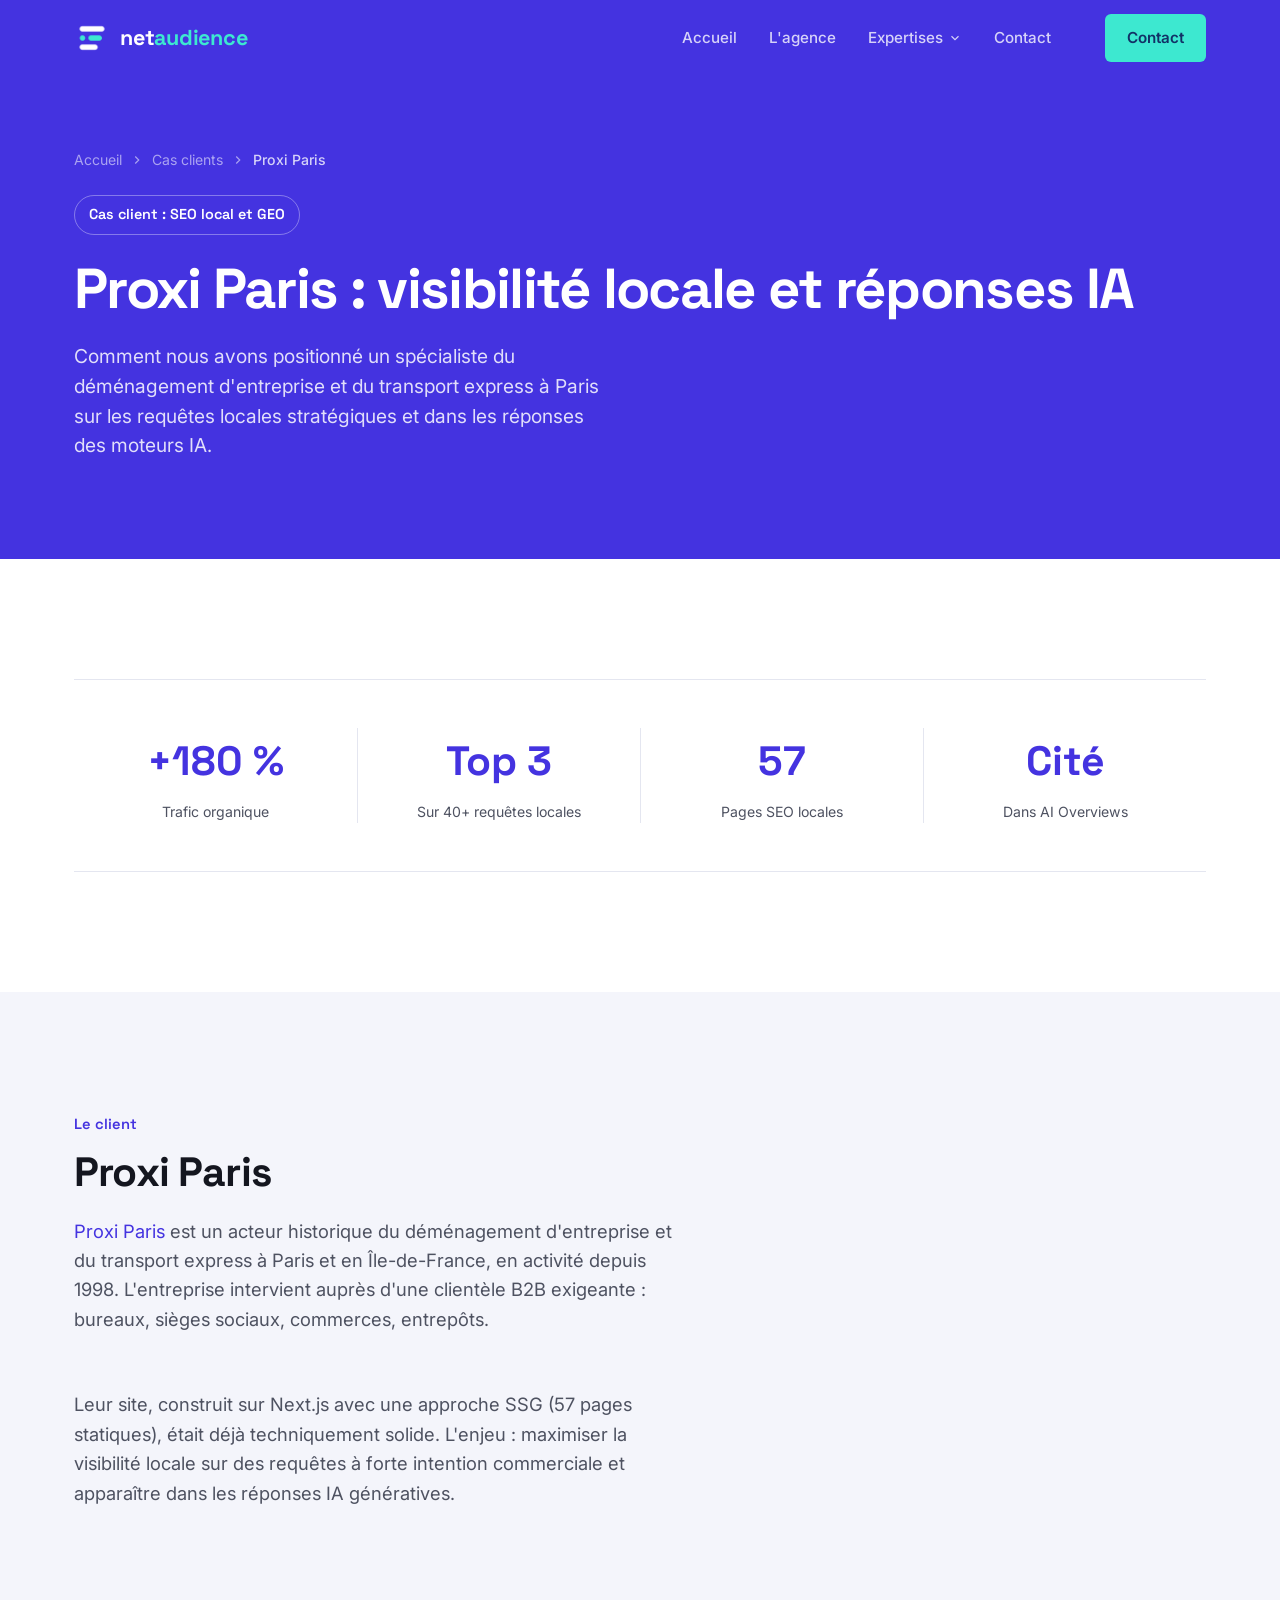
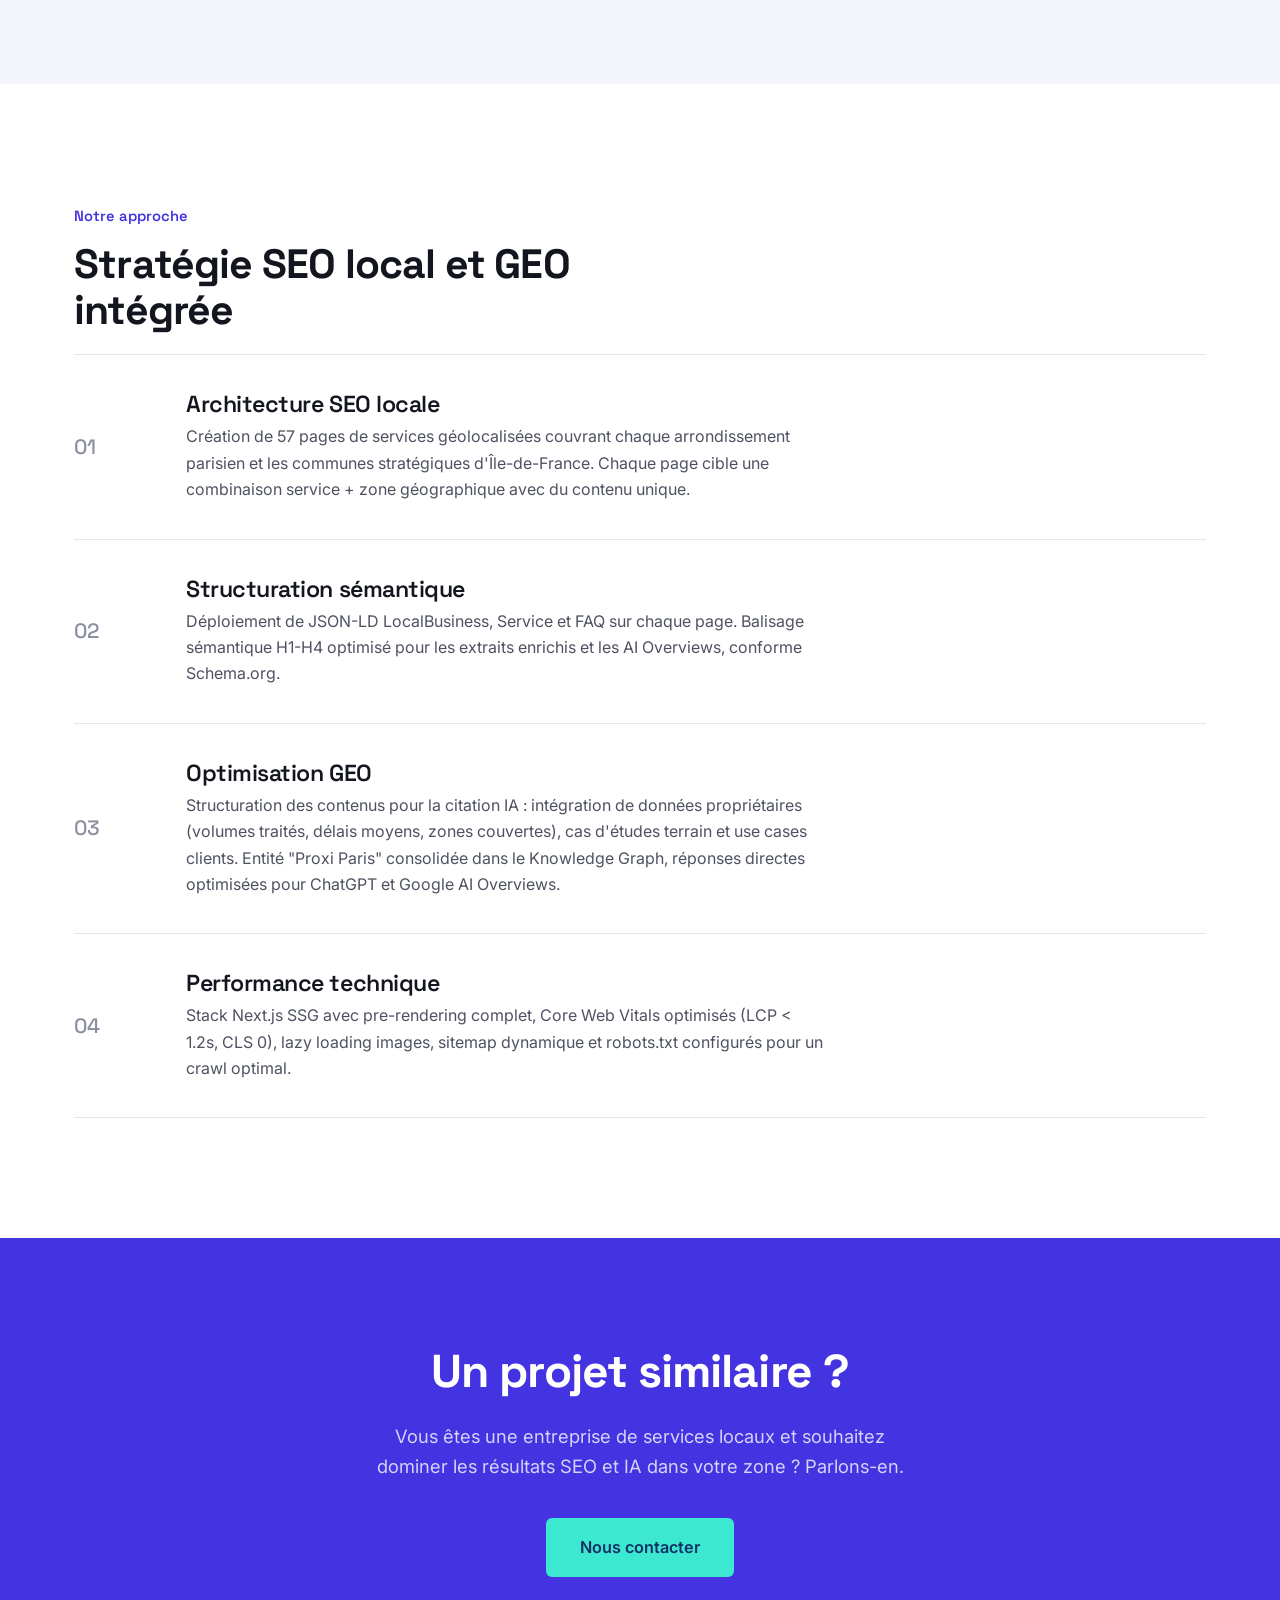
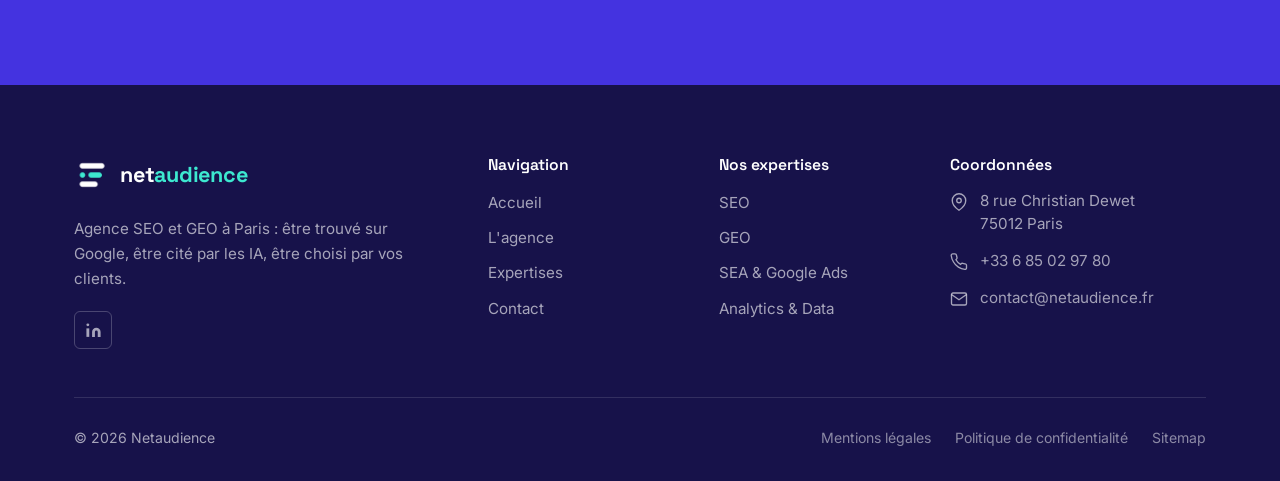
<file: cas-clients/proxi-paris.html>
<!DOCTYPE html>
<html lang="fr">
<head>
  <!-- Google Tag Manager -->
  <script>(function(w,d,s,l,i){w[l]=w[l]||[];w[l].push({'gtm.start':new Date().getTime(),event:'gtm.js'});var f=d.getElementsByTagName(s)[0],j=d.createElement(s),dl=l!='dataLayer'?'&l='+l:'';j.async=true;j.src='https://www.googletagmanager.com/gtm.js?id='+i+dl;f.parentNode.insertBefore(j,f);})(window,document,'script','dataLayer','GTM-WTXNT2K');</script>
  <!-- End Google Tag Manager -->
  <meta charset="UTF-8">
  <meta name="viewport" content="width=device-width, initial-scale=1.0">
  <title>Proxi Paris : cas client SEO local et GEO | Netaudience</title>
  <meta name="description" content="Comment Netaudience a positionné Proxi Paris, spécialiste du déménagement d'entreprise à Paris, sur les requêtes locales et dans les réponses IA.">
  <meta name="robots" content="index, follow">
  <link rel="canonical" href="https://netaudience.fr/cas-clients/proxi-paris.html">
  <link rel="icon" href="../favicon.svg" type="image/svg+xml">
  <link rel="icon" type="image/png" sizes="32x32" href="../favicon-32.png">

  <!-- Open Graph -->
  <meta property="og:type" content="article">
  <meta property="og:title" content="Proxi Paris : cas client SEO local et GEO | Netaudience">
  <meta property="og:description" content="Comment Netaudience a positionné Proxi Paris sur les requêtes locales et dans les réponses IA.">
  <meta property="og:url" content="https://netaudience.fr/cas-clients/proxi-paris.html">
  <meta property="og:site_name" content="Netaudience">
  <meta property="og:locale" content="fr_FR">

  <!-- Twitter -->
  <meta name="twitter:card" content="summary">
  <meta name="twitter:title" content="Proxi Paris : cas client SEO local et GEO | Netaudience">
  <meta name="twitter:description" content="Comment Netaudience a positionné Proxi Paris sur les requêtes locales et dans les réponses IA.">

  <link rel="preconnect" href="https://fonts.googleapis.com">
  <link rel="preconnect" href="https://fonts.gstatic.com" crossorigin>
  <link href="https://fonts.googleapis.com/css2?family=Space+Grotesk:wght@500;600;700&family=Inter:wght@400;500;600;700&display=swap" rel="stylesheet">
  <link rel="stylesheet" href="../css/style.css?v=2">
  <link rel="stylesheet" href="../css/animations.css">

  <script type="application/ld+json">
  {
    "@context": "https://schema.org",
    "@type": "Article",
    "headline": "Proxi Paris : cas client SEO local et GEO",
    "description": "Comment Netaudience a positionné Proxi Paris, spécialiste du déménagement d'entreprise à Paris, sur les requêtes locales et dans les réponses IA.",
    "publisher": {
      "@type": "Organization",
      "name": "Netaudience",
      "url": "https://netaudience.fr"
    },
    "url": "https://netaudience.fr/cas-clients/proxi-paris.html"
  }
  </script>
</head>
<body>
  <!-- Google Tag Manager (noscript) -->
  <noscript><iframe src="https://www.googletagmanager.com/ns.html?id=GTM-WTXNT2K" height="0" width="0" style="display:none;visibility:hidden"></iframe></noscript>
  <!-- End Google Tag Manager (noscript) -->

<header class="site-header" role="banner">
  <div class="header-inner">
    <a href="/" class="logo" aria-label="Netaudience, accueil">
      <img src="../img/logo-netaudience-icon-80.png" srcset="../img/logo-netaudience-icon-80.png 1x, ../img/logo-netaudience-icon-160.png 2x" alt="" class="logo-img" width="36" height="36"><span class="logo-text">net<span>audience</span></span>
    </a>
    <nav class="main-nav" role="navigation" aria-label="Navigation principale">
      <div class="nav-item"><a href="/" class="nav-link">Accueil</a></div>
      <div class="nav-item"><a href="../agence.html" class="nav-link">L'agence</a></div>
      <div class="nav-item">
        <a href="../expertises.html" class="nav-link" aria-haspopup="true">Expertises <svg viewBox="0 0 24 24" fill="none" stroke="currentColor" stroke-width="2" aria-hidden="true"><path d="m6 9 6 6 6-6"/></svg></a>
        <div class="dropdown" role="menu">
          <a href="../expertises/seo.html" role="menuitem">SEO</a>
          <a href="../expertises/geo.html" role="menuitem">GEO</a>
          <a href="../expertises/sea.html" role="menuitem">SEA &amp; Google Ads</a>
          <a href="../expertises/analytics.html" role="menuitem">Analytics &amp; Data</a>
        </div>
      </div>
      <div class="nav-item"><a href="../contact.html" class="nav-link">Contact</a></div>
    </nav>
    <a href="../contact.html" class="nav-cta">Contact</a>
    <button class="hamburger" aria-label="Ouvrir le menu" aria-expanded="false"><span></span><span></span><span></span></button>
  </div>
</header>
<nav class="mobile-nav" aria-label="Navigation mobile">
  <a href="/">Accueil</a><a href="../agence.html">L'agence</a><a href="../expertises.html">Expertises</a>
  <a href="../expertises/seo.html" style="padding-left:28px;font-size:.875rem;">SEO</a>
  <a href="../expertises/geo.html" style="padding-left:28px;font-size:.875rem;">GEO</a>
  <a href="../expertises/sea.html" style="padding-left:28px;font-size:.875rem;">SEA &amp; Google Ads</a>
  <a href="../expertises/analytics.html" style="padding-left:28px;font-size:.875rem;">Analytics &amp; Data</a>
  <a href="../contact.html">Contact</a>
  <a href="../contact.html" class="mobile-nav-cta">Nous contacter</a>
</nav>

<main>

<!-- PAGE HERO -->
<section class="hero hero--short" aria-labelledby="case-title">
  <div class="container">
    <nav class="breadcrumb" aria-label="Fil d'Ariane">
      <a href="/">Accueil</a>
      <svg viewBox="0 0 24 24" fill="none" stroke="currentColor" stroke-width="2" aria-hidden="true"><path d="m9 18 6-6-6-6"/></svg>
      <span>Cas clients</span>
      <svg viewBox="0 0 24 24" fill="none" stroke="currentColor" stroke-width="2" aria-hidden="true"><path d="m9 18 6-6-6-6"/></svg>
      <span>Proxi Paris</span>
    </nav>
    <span class="hero-eyebrow">Cas client : SEO local et GEO</span>
    <h1 id="case-title">Proxi Paris : visibilité locale et réponses IA</h1>
    <p class="hero-subtitle">Comment nous avons positionné un spécialiste du déménagement d'entreprise et du transport express à Paris sur les requêtes locales stratégiques et dans les réponses des moteurs IA.</p>
  </div>
</section>

<!-- KPI -->
<section class="section" aria-label="Résultats clés">
  <div class="container">
    <div class="case-kpi-row reveal">
      <div class="case-kpi-item">
        <span class="case-kpi-number">+180&nbsp;%</span>
        <span class="case-kpi-label">Trafic organique</span>
      </div>
      <div class="case-kpi-item">
        <span class="case-kpi-number">Top 3</span>
        <span class="case-kpi-label">Sur 40+ requêtes locales</span>
      </div>
      <div class="case-kpi-item">
        <span class="case-kpi-number">57</span>
        <span class="case-kpi-label">Pages SEO locales</span>
      </div>
      <div class="case-kpi-item">
        <span class="case-kpi-number">Cité</span>
        <span class="case-kpi-label">Dans AI Overviews</span>
      </div>
    </div>
  </div>
</section>

<!-- LE CLIENT -->
<section class="section section--alt" aria-labelledby="client-title">
  <div class="container">
    <span class="section-eyebrow">Le client</span>
    <h2 id="client-title" class="section-title">Proxi Paris</h2>
    <p class="section-intro"><a href="https://www.proxiparis.com" target="_blank" rel="noopener">Proxi Paris</a> est un acteur historique du déménagement d'entreprise et du transport express à Paris et en Île-de-France, en activité depuis 1998. L'entreprise intervient auprès d'une clientèle B2B exigeante : bureaux, sièges sociaux, commerces, entrepôts.</p>
    <p class="section-intro">Leur site, construit sur Next.js avec une approche SSG (57 pages statiques), était déjà techniquement solide. L'enjeu : maximiser la visibilité locale sur des requêtes à forte intention commerciale et apparaître dans les réponses IA génératives.</p>
  </div>
</section>

<!-- NOTRE APPROCHE -->
<section class="section" aria-labelledby="approche-title">
  <div class="container">
    <span class="section-eyebrow">Notre approche</span>
    <h2 id="approche-title" class="section-title">Stratégie SEO local et GEO intégrée</h2>

    <div class="expertise-list reveal">
      <div class="expertise-item">
        <span class="expertise-num">01</span>
        <div class="expertise-body">
          <h3>Architecture SEO locale</h3>
          <p>Création de 57 pages de services géolocalisées couvrant chaque arrondissement parisien et les communes stratégiques d'Île-de-France. Chaque page cible une combinaison service + zone géographique avec du contenu unique.</p>
        </div>
      </div>
      <div class="expertise-item">
        <span class="expertise-num">02</span>
        <div class="expertise-body">
          <h3>Structuration sémantique</h3>
          <p>Déploiement de JSON-LD LocalBusiness, Service et FAQ sur chaque page. Balisage sémantique H1-H4 optimisé pour les extraits enrichis et les AI Overviews, conforme Schema.org.</p>
        </div>
      </div>
      <div class="expertise-item">
        <span class="expertise-num">03</span>
        <div class="expertise-body">
          <h3>Optimisation GEO</h3>
          <p>Structuration des contenus pour la citation IA : intégration de données propriétaires (volumes traités, délais moyens, zones couvertes), cas d'études terrain et use cases clients. Entité "Proxi Paris" consolidée dans le Knowledge Graph, réponses directes optimisées pour ChatGPT et Google AI Overviews.</p>
        </div>
      </div>
      <div class="expertise-item">
        <span class="expertise-num">04</span>
        <div class="expertise-body">
          <h3>Performance technique</h3>
          <p>Stack Next.js SSG avec pre-rendering complet, Core Web Vitals optimisés (LCP &lt; 1.2s, CLS 0), lazy loading images, sitemap dynamique et robots.txt configurés pour un crawl optimal.</p>
        </div>
      </div>
    </div>
  </div>
</section>

<!-- CTA BAND -->
<section class="cta-band" aria-labelledby="cta-title">
  <div class="container">
    <h2 id="cta-title">Un projet similaire ?</h2>
    <p>Vous êtes une entreprise de services locaux et souhaitez dominer les résultats SEO et IA dans votre zone ? Parlons-en.</p>
    <a href="../contact.html" class="btn btn-white">Nous contacter</a>
  </div>
</section>

</main>

<footer class="site-footer" role="contentinfo">
  <div class="container">
    <div class="footer-grid">
      <div class="footer-brand">
        <a href="/" class="logo" aria-label="Netaudience"><img src="../img/logo-netaudience-icon-80.png" srcset="../img/logo-netaudience-icon-80.png 1x, ../img/logo-netaudience-icon-160.png 2x" alt="" class="logo-img" width="36" height="36"><span class="logo-text">net<span>audience</span></span></a>
        <p style="margin-top:16px;">Agence SEO et GEO à Paris : être trouvé sur Google, être cité par les IA, être choisi par vos clients.</p>
        <div class="footer-social" aria-label="Réseaux sociaux">
          <a href="https://www.linkedin.com/company/netaudience" class="footer-social-link" target="_blank" rel="noopener" aria-label="LinkedIn Netaudience"><svg viewBox="0 0 24 24" fill="currentColor" aria-hidden="true"><path d="M16 8a6 6 0 0 1 6 6v7h-4v-7a2 2 0 0 0-2-2 2 2 0 0 0-2 2v7h-4v-7a6 6 0 0 1 6-6z"/><rect x="2" y="9" width="4" height="12"/><circle cx="4" cy="4" r="2"/></svg></a>
          
        </div>
      </div>
      <div class="footer-col"><h4>Navigation</h4><ul class="footer-links"><li><a href="/">Accueil</a></li><li><a href="../agence.html">L'agence</a></li><li><a href="../expertises.html">Expertises</a></li><li><a href="../contact.html">Contact</a></li></ul></div>
      <div class="footer-col"><h4>Nos expertises</h4><ul class="footer-links"><li><a href="../expertises/seo.html">SEO</a></li><li><a href="../expertises/geo.html">GEO</a></li><li><a href="../expertises/sea.html">SEA &amp; Google Ads</a></li><li><a href="../expertises/analytics.html">Analytics &amp; Data</a></li></ul></div>
      <div class="footer-col"><h4>Coordonnées</h4>
        <div class="footer-contact-item"><svg viewBox="0 0 24 24" fill="none" stroke="currentColor" stroke-width="1.8" aria-hidden="true"><path d="M21 10c0 7-9 13-9 13s-9-6-9-13a9 9 0 0 1 18 0z"/><circle cx="12" cy="10" r="3"/></svg><span>8 rue Christian Dewet<br>75012 Paris</span></div>
        <div class="footer-contact-item"><svg viewBox="0 0 24 24" fill="none" stroke="currentColor" stroke-width="1.8" aria-hidden="true"><path d="M22 16.92v3a2 2 0 0 1-2.18 2 19.79 19.79 0 0 1-8.63-3.07A19.5 19.5 0 0 1 4.69 12 19.79 19.79 0 0 1 1.61 3.36a2 2 0 0 1 1.99-2.18h3a2 2 0 0 1 2 1.72c.127.96.361 1.903.7 2.81a2 2 0 0 1-.45 2.11L7.91 8.96a16 16 0 0 0 6.13 6.13l.86-.86a2 2 0 0 1 2.11-.45c.907.339 1.85.573 2.81.7A2 2 0 0 1 22 16.92z"/></svg><span><a href="tel:+33685029780" style="color:rgba(255,255,255,.6);">+33 6 85 02 97 80</a></span></div>
        <div class="footer-contact-item"><svg viewBox="0 0 24 24" fill="none" stroke="currentColor" stroke-width="1.8" aria-hidden="true"><path d="M4 4h16c1.1 0 2 .9 2 2v12c0 1.1-.9 2-2 2H4c-1.1 0-2-.9-2-2V6c0-1.1.9-2 2-2z"/><polyline points="22,6 12,13 2,6"/></svg><span><a href="mailto:contact@netaudience.fr" style="color:rgba(255,255,255,.6);">contact@netaudience.fr</a></span></div>
      </div>
    </div>
  </div>
  <div class="container">
    <div class="footer-bottom">
      <p>&copy; <span class="current-year"></span> Netaudience</p>
      <div class="footer-bottom-links"><a href="../mentions-legales.html">Mentions légales</a><a href="../politique-confidentialite.html">Politique de confidentialité</a><a href="../sitemap.xml">Sitemap</a></div>
    </div>
  </div>
</footer>
<script src="../js/main.js?v=5"></script>
</body>
</html>
</file>
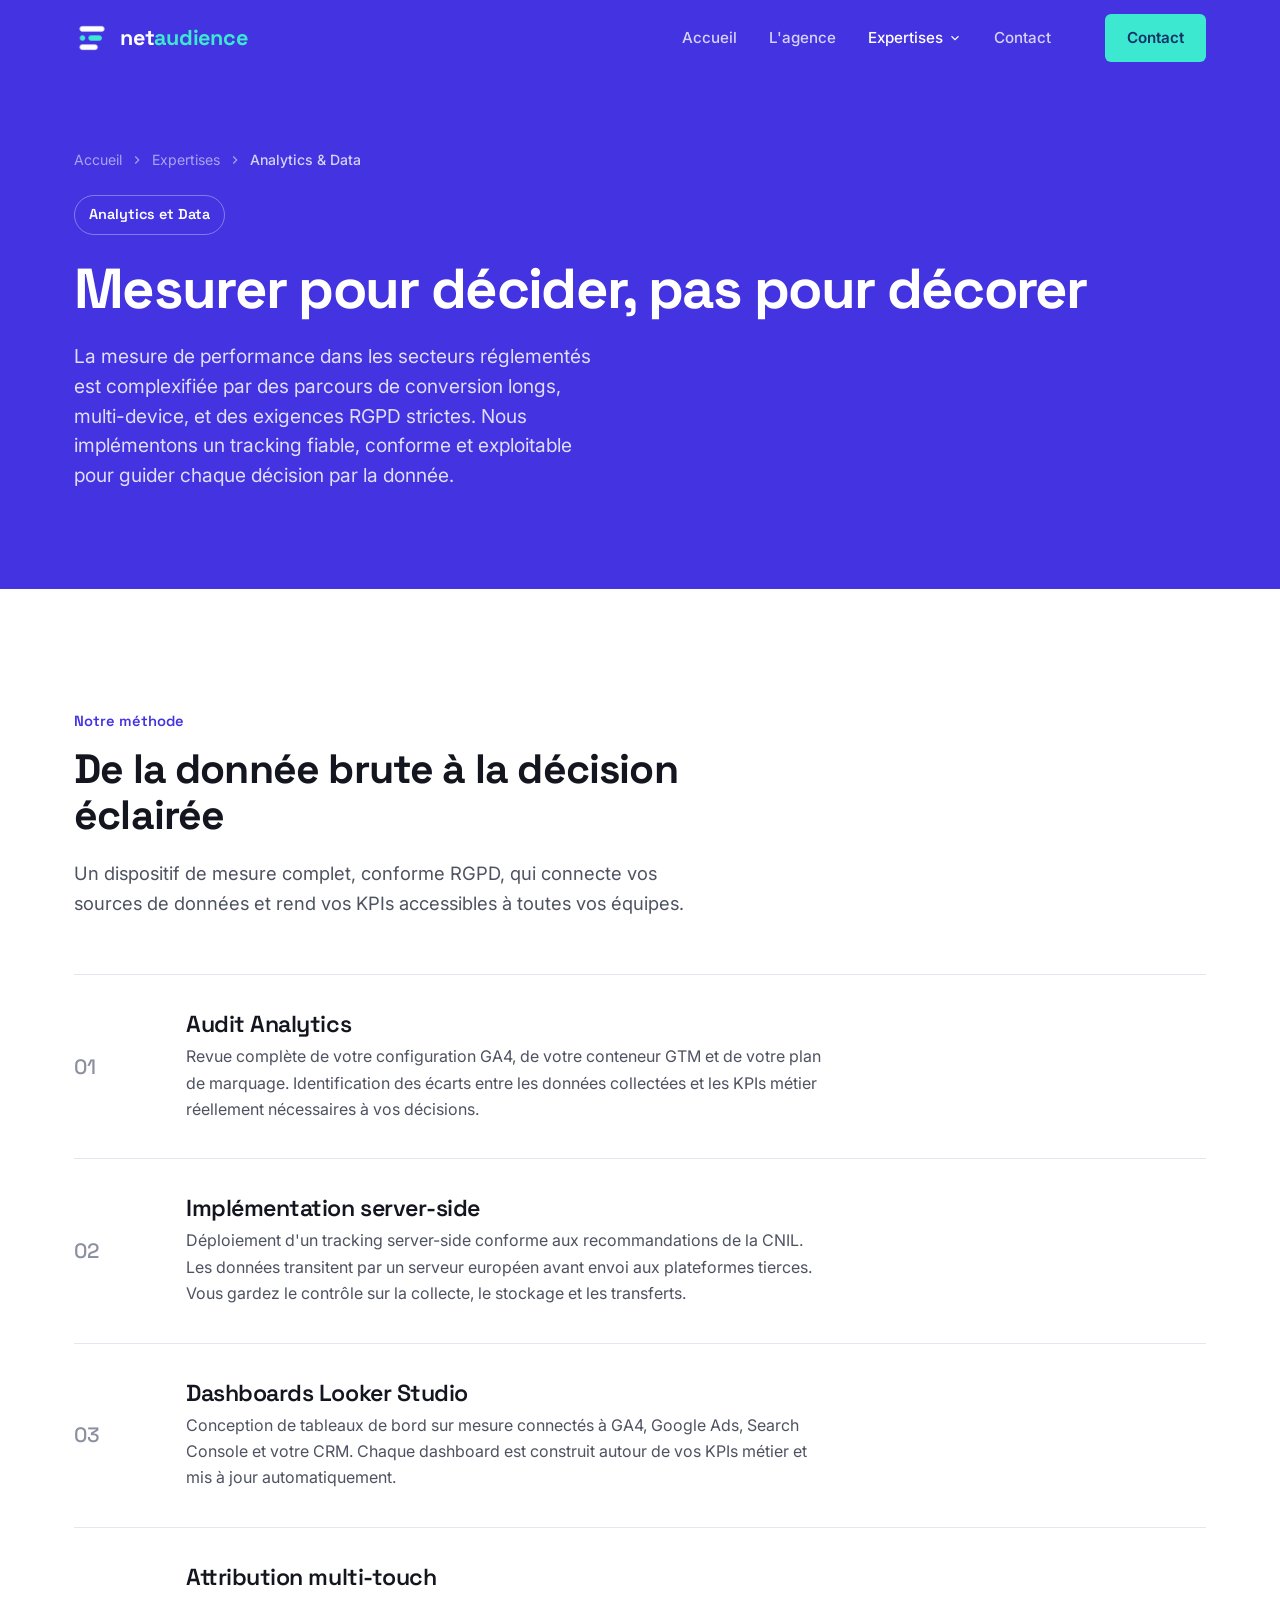
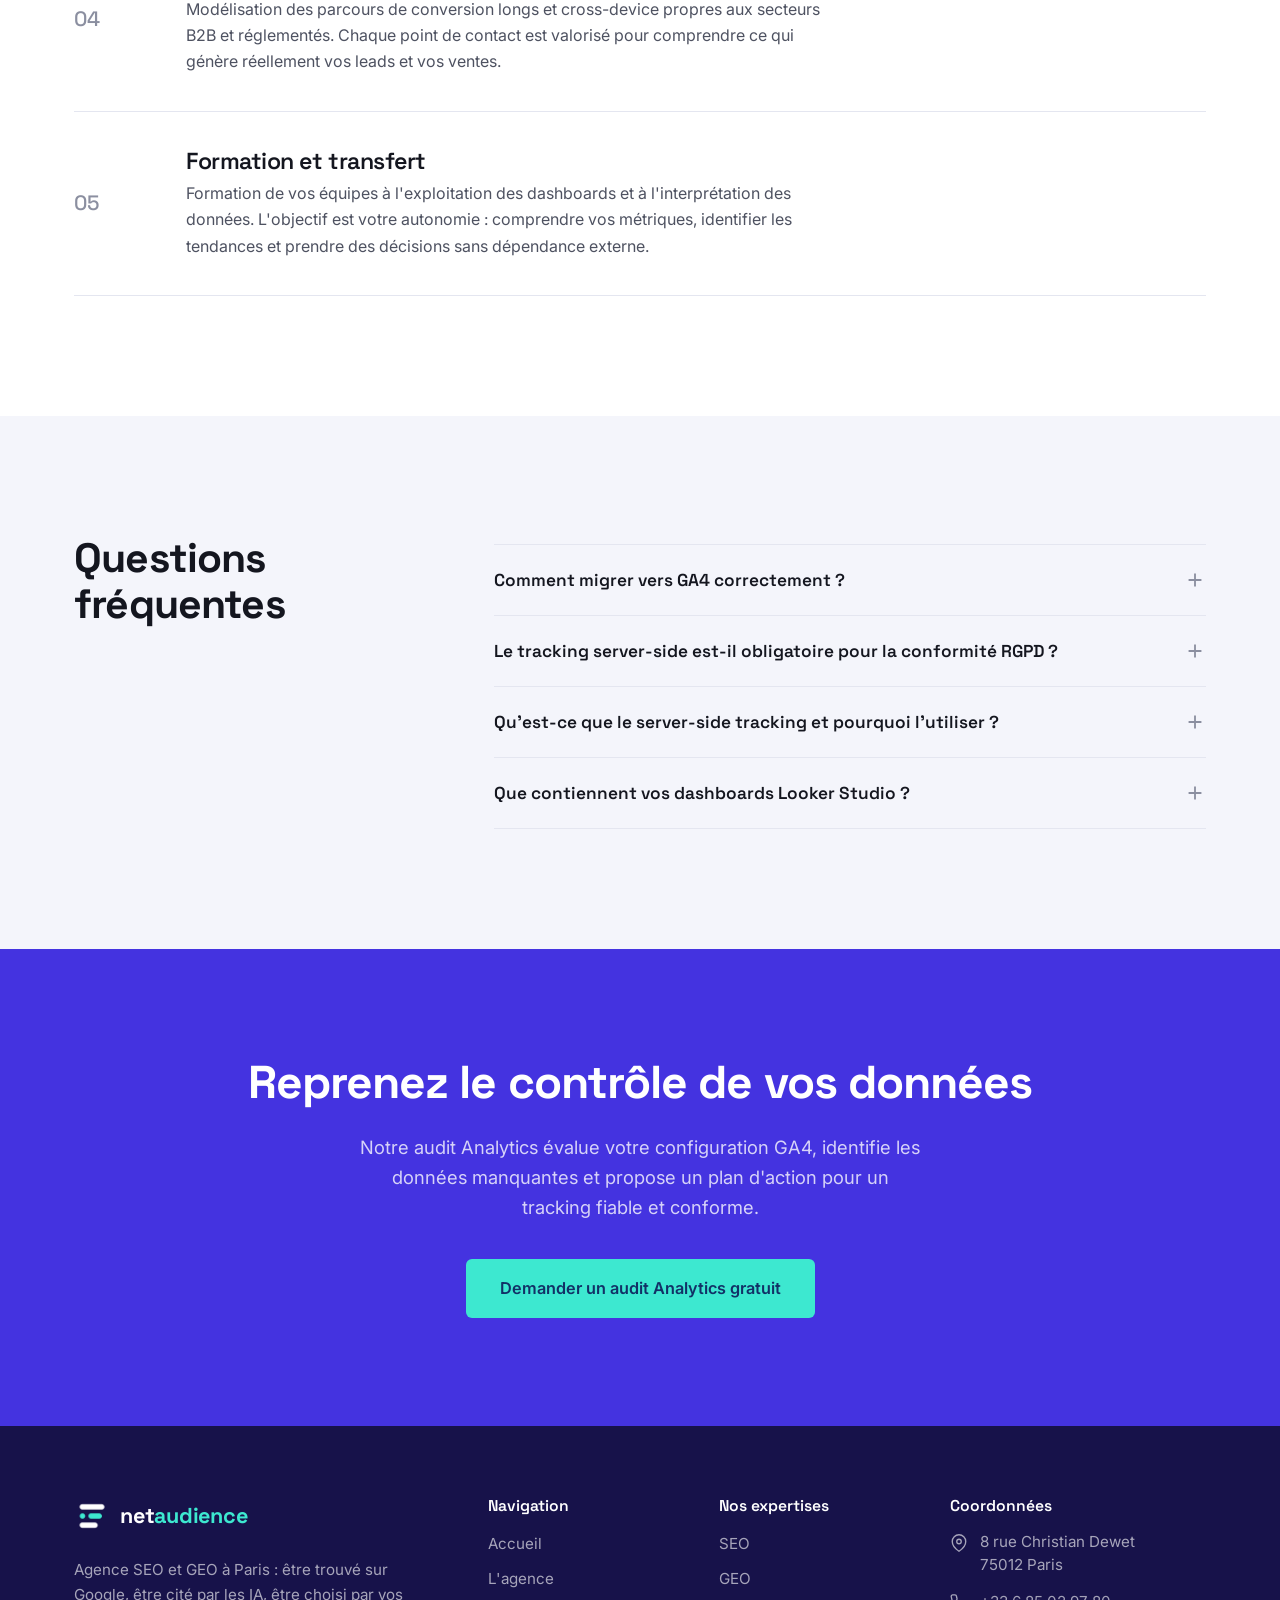
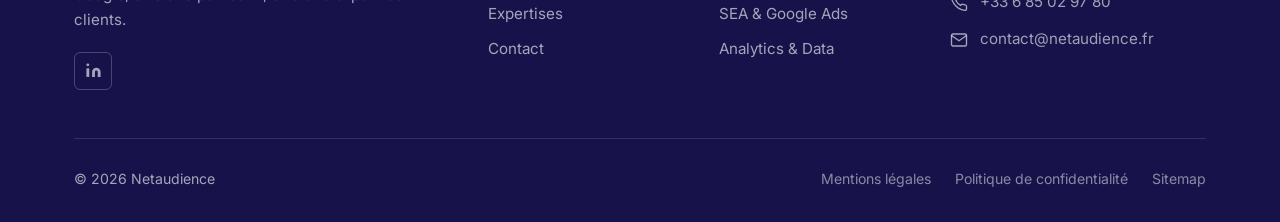
<file: expertises/analytics.html>
<!DOCTYPE html>
<html lang="fr">
<head>
  <!-- Google Tag Manager -->
  <script>(function(w,d,s,l,i){w[l]=w[l]||[];w[l].push({'gtm.start':new Date().getTime(),event:'gtm.js'});var f=d.getElementsByTagName(s)[0],j=d.createElement(s),dl=l!='dataLayer'?'&l='+l:'';j.async=true;j.src='https://www.googletagmanager.com/gtm.js?id='+i+dl;f.parentNode.insertBefore(j,f);})(window,document,'script','dataLayer','GTM-WTXNT2K');</script>
  <!-- End Google Tag Manager -->
  <meta charset="UTF-8">
  <meta name="viewport" content="width=device-width, initial-scale=1.0">
  <title>Analytics et Data : GA4, tracking, dashboards | Netaudience</title>
  <meta name="description" content="GA4 avancé, tracking server-side RGPD-compliant, dashboards Looker Studio et attribution multi-touch pour les secteurs exigeants.">
  <meta name="robots" content="index, follow">
  <link rel="canonical" href="https://netaudience.fr/expertises/analytics.html">
  <link rel="icon" href="../favicon.svg" type="image/svg+xml">
  <link rel="icon" type="image/png" sizes="32x32" href="../favicon-32.png">
  <link rel="preconnect" href="https://fonts.googleapis.com">
  <link rel="preconnect" href="https://fonts.gstatic.com" crossorigin>
  <link href="https://fonts.googleapis.com/css2?family=Space+Grotesk:wght@500;600;700&family=Inter:wght@400;500;600;700&display=swap" rel="stylesheet">
  <link rel="stylesheet" href="../css/style.css?v=2">
  <link rel="stylesheet" href="../css/animations.css">
  <script type="application/ld+json">
  {
    "@context": "https://schema.org",
    "@type": "Service",
    "name": "Analytics et Data",
    "description": "GA4 avancé, tracking server-side RGPD-compliant, dashboards Looker Studio et attribution multi-touch pour les secteurs exigeants.",
    "provider": {
      "@type": "Organization",
      "name": "Netaudience",
      "url": "https://netaudience.fr"
    },
    "areaServed": "FR",
    "url": "https://netaudience.fr/expertises/analytics.html"
  }
  </script>
  <script type="application/ld+json">
  {
    "@context": "https://schema.org",
    "@type": "FAQPage",
    "mainEntity": [
      {
        "@type": "Question",
        "name": "Comment migrer vers GA4 correctement ?",
        "acceptedAnswer": {
          "@type": "Answer",
          "text": "La migration vers GA4 nécessite un audit complet du tracking existant, la définition d'un nouveau plan de marquage adapté au modèle événementiel de GA4, et la configuration des conversions, audiences et rapports personnalisés. Nous réalisons la migration sans perte de données et formons vos équipes à l'utilisation du nouvel outil."
        }
      },
      {
        "@type": "Question",
        "name": "Le tracking server-side est-il obligatoire pour la conformité RGPD ?",
        "acceptedAnswer": {
          "@type": "Answer",
          "text": "Le tracking server-side n'est pas une obligation légale en soi, mais il constitue la meilleure réponse technique aux exigences de la CNIL concernant les transferts de données hors UE. En faisant transiter les données par un serveur européen avant envoi à Google, vous gardez le contrôle sur les informations collectées et leur destination. C'est la solution recommandée pour les secteurs soumis à des exigences strictes de conformité."
        }
      },
      {
        "@type": "Question",
        "name": "Qu'est-ce que le server-side tracking et pourquoi l'utiliser ?",
        "acceptedAnswer": {
          "@type": "Answer",
          "text": "Le server-side tracking consiste à envoyer les données de mesure depuis votre serveur (au lieu du navigateur de l'utilisateur). Cela permet de contourner les bloqueurs publicitaires, de réduire l'impact sur les performances du site, de mieux contrôler les données transmises aux plateformes tierces et de se conformer aux recommandations de la CNIL. La collecte reste soumise au consentement de l'utilisateur."
        }
      },
      {
        "@type": "Question",
        "name": "Que contiennent vos dashboards Looker Studio ?",
        "acceptedAnswer": {
          "@type": "Answer",
          "text": "Nos dashboards Looker Studio sont construits sur mesure autour de vos KPIs métier : trafic par canal, taux de conversion par étape du funnel, coût d'acquisition, ROAS, parcours utilisateur et attribution multi-touch. Ils se connectent à GA4, Google Ads, Search Console et votre CRM. Les données sont mises à jour automatiquement et accessibles à vos équipes sans compétence technique."
        }
      }
    ]
  }
  </script>
</head>
<body>
  <!-- Google Tag Manager (noscript) -->
  <noscript><iframe src="https://www.googletagmanager.com/ns.html?id=GTM-WTXNT2K" height="0" width="0" style="display:none;visibility:hidden"></iframe></noscript>
  <!-- End Google Tag Manager (noscript) -->

<header class="site-header" role="banner">
  <div class="header-inner">
    <a href="/" class="logo" aria-label="Netaudience, accueil">
      <img src="../img/logo-netaudience-icon-80.png" srcset="../img/logo-netaudience-icon-80.png 1x, ../img/logo-netaudience-icon-160.png 2x" alt="" class="logo-img" width="36" height="36"><span class="logo-text">net<span>audience</span></span>
    </a>
    <nav class="main-nav" role="navigation" aria-label="Navigation principale">
      <div class="nav-item"><a href="/" class="nav-link">Accueil</a></div>
      <div class="nav-item"><a href="../agence.html" class="nav-link">L'agence</a></div>
      <div class="nav-item">
        <a href="../expertises.html" class="nav-link active" aria-haspopup="true">Expertises <svg viewBox="0 0 24 24" fill="none" stroke="currentColor" stroke-width="2" aria-hidden="true"><path d="m6 9 6 6 6-6"/></svg></a>
        <div class="dropdown" role="menu">
          <a href="../expertises/seo.html" role="menuitem">SEO</a>
          <a href="../expertises/geo.html" role="menuitem">GEO</a>
          <a href="../expertises/sea.html" role="menuitem">SEA &amp; Google Ads</a>
          <a href="../expertises/analytics.html" role="menuitem">Analytics &amp; Data</a>
        </div>
      </div>
      <div class="nav-item"><a href="../contact.html" class="nav-link">Contact</a></div>
    </nav>
    <a href="../contact.html" class="nav-cta">Contact</a>
    <button class="hamburger" aria-label="Ouvrir le menu" aria-expanded="false"><span></span><span></span><span></span></button>
  </div>
</header>
<nav class="mobile-nav" aria-label="Navigation mobile">
  <a href="/">Accueil</a>
  <a href="../agence.html">L'agence</a>
  <a href="../expertises.html">Expertises</a>
  <a href="../expertises/seo.html" style="padding-left:28px;font-size:.875rem;">SEO</a>
  <a href="../expertises/geo.html" style="padding-left:28px;font-size:.875rem;">GEO</a>
  <a href="../expertises/sea.html" style="padding-left:28px;font-size:.875rem;">SEA &amp; Google Ads</a>
  <a href="../expertises/analytics.html" style="padding-left:28px;font-size:.875rem;">Analytics &amp; Data</a>
  <a href="../contact.html">Contact</a>
  <a href="../contact.html" class="mobile-nav-cta">Nous contacter</a>
</nav>

<main>

<!-- HERO -->
<section class="hero hero--short" aria-labelledby="analytics-title">
  <div class="container">
    <nav class="breadcrumb" aria-label="Fil d'Ariane">
      <a href="/">Accueil</a>
      <svg viewBox="0 0 24 24" fill="none" stroke="currentColor" stroke-width="2" aria-hidden="true"><path d="m9 18 6-6-6-6"/></svg>
      <a href="../expertises.html">Expertises</a>
      <svg viewBox="0 0 24 24" fill="none" stroke="currentColor" stroke-width="2" aria-hidden="true"><path d="m9 18 6-6-6-6"/></svg>
      <span>Analytics &amp; Data</span>
    </nav>
    <span class="hero-eyebrow">Analytics et Data</span>
    <h1 id="analytics-title">Mesurer pour décider, pas pour décorer</h1>
    <p class="hero-subtitle">La mesure de performance dans les secteurs réglementés est complexifiée par des parcours de conversion longs, multi-device, et des exigences RGPD strictes. Nous implémentons un tracking fiable, conforme et exploitable pour guider chaque décision par la donnée.</p>
  </div>
</section>

<!-- METHODE -->
<section class="section" aria-labelledby="methode-analytics-title">
  <div class="container">
    <span class="section-eyebrow">Notre méthode</span>
    <h2 id="methode-analytics-title" class="section-title">De la donnée brute à la décision éclairée</h2>
    <p class="section-intro">Un dispositif de mesure complet, conforme RGPD, qui connecte vos sources de données et rend vos KPIs accessibles à toutes vos équipes.</p>
    <div class="expertise-list">
      <div class="expertise-item reveal">
        <span class="expertise-num">01</span>
        <div class="expertise-body">
          <h3>Audit Analytics</h3>
          <p>Revue complète de votre configuration GA4, de votre conteneur GTM et de votre plan de marquage. Identification des écarts entre les données collectées et les KPIs métier réellement nécessaires à vos décisions.</p>
        </div>
      </div>
      <div class="expertise-item reveal">
        <span class="expertise-num">02</span>
        <div class="expertise-body">
          <h3>Implémentation server-side</h3>
          <p>Déploiement d'un tracking server-side conforme aux recommandations de la CNIL. Les données transitent par un serveur européen avant envoi aux plateformes tierces. Vous gardez le contrôle sur la collecte, le stockage et les transferts.</p>
        </div>
      </div>
      <div class="expertise-item reveal">
        <span class="expertise-num">03</span>
        <div class="expertise-body">
          <h3>Dashboards Looker Studio</h3>
          <p>Conception de tableaux de bord sur mesure connectés à GA4, Google Ads, Search Console et votre CRM. Chaque dashboard est construit autour de vos KPIs métier et mis à jour automatiquement.</p>
        </div>
      </div>
      <div class="expertise-item reveal">
        <span class="expertise-num">04</span>
        <div class="expertise-body">
          <h3>Attribution multi-touch</h3>
          <p>Modélisation des parcours de conversion longs et cross-device propres aux secteurs B2B et réglementés. Chaque point de contact est valorisé pour comprendre ce qui génère réellement vos leads et vos ventes.</p>
        </div>
      </div>
      <div class="expertise-item reveal">
        <span class="expertise-num">05</span>
        <div class="expertise-body">
          <h3>Formation et transfert</h3>
          <p>Formation de vos équipes à l'exploitation des dashboards et à l'interprétation des données. L'objectif est votre autonomie : comprendre vos métriques, identifier les tendances et prendre des décisions sans dépendance externe.</p>
        </div>
      </div>
    </div>
  </div>
</section>

<!-- FAQ -->
<section class="section section--alt" aria-labelledby="faq-analytics-title">
  <div class="container">
    <h2 id="faq-analytics-title" class="section-title">Questions fréquentes</h2>
    <div class="faq-list">
      <div class="faq-item">
        <button class="faq-question" aria-expanded="false" aria-controls="faq-analytics-1">
          Comment migrer vers GA4 correctement ?
          <span class="faq-icon"><svg viewBox="0 0 24 24" fill="none" stroke="currentColor" stroke-width="2" aria-hidden="true"><path d="M12 5v14M5 12h14"/></svg></span>
        </button>
        <div class="faq-answer" id="faq-analytics-1">
          <div class="faq-answer-inner">
            <p>La migration vers GA4 nécessite un audit complet du tracking existant, la définition d'un nouveau plan de marquage adapté au modèle événementiel de GA4, et la configuration des conversions, audiences et rapports personnalisés. Nous réalisons la migration sans perte de données et formons vos équipes à l'utilisation du nouvel outil.</p>
          </div>
        </div>
      </div>
      <div class="faq-item">
        <button class="faq-question" aria-expanded="false" aria-controls="faq-analytics-2">
          Le tracking server-side est-il obligatoire pour la conformité RGPD ?
          <span class="faq-icon"><svg viewBox="0 0 24 24" fill="none" stroke="currentColor" stroke-width="2" aria-hidden="true"><path d="M12 5v14M5 12h14"/></svg></span>
        </button>
        <div class="faq-answer" id="faq-analytics-2">
          <div class="faq-answer-inner">
            <p>Le tracking server-side n'est pas une obligation légale en soi, mais il constitue la meilleure réponse technique aux exigences de la CNIL concernant les transferts de données hors UE. En faisant transiter les données par un serveur européen avant envoi à Google, vous gardez le contrôle sur les informations collectées et leur destination. C'est la solution recommandée pour les secteurs soumis à des exigences strictes de conformité.</p>
          </div>
        </div>
      </div>
      <div class="faq-item">
        <button class="faq-question" aria-expanded="false" aria-controls="faq-analytics-3">
          Qu'est-ce que le server-side tracking et pourquoi l'utiliser ?
          <span class="faq-icon"><svg viewBox="0 0 24 24" fill="none" stroke="currentColor" stroke-width="2" aria-hidden="true"><path d="M12 5v14M5 12h14"/></svg></span>
        </button>
        <div class="faq-answer" id="faq-analytics-3">
          <div class="faq-answer-inner">
            <p>Le server-side tracking consiste à envoyer les données de mesure depuis votre serveur (au lieu du navigateur de l'utilisateur). Cela permet de contourner les bloqueurs publicitaires, de réduire l'impact sur les performances du site, de mieux contrôler les données transmises aux plateformes tierces et de se conformer aux recommandations de la CNIL. La collecte reste soumise au consentement de l'utilisateur.</p>
          </div>
        </div>
      </div>
      <div class="faq-item">
        <button class="faq-question" aria-expanded="false" aria-controls="faq-analytics-4">
          Que contiennent vos dashboards Looker Studio ?
          <span class="faq-icon"><svg viewBox="0 0 24 24" fill="none" stroke="currentColor" stroke-width="2" aria-hidden="true"><path d="M12 5v14M5 12h14"/></svg></span>
        </button>
        <div class="faq-answer" id="faq-analytics-4">
          <div class="faq-answer-inner">
            <p>Nos dashboards Looker Studio sont construits sur mesure autour de vos KPIs métier : trafic par canal, taux de conversion par étape du funnel, coût d'acquisition, ROAS, parcours utilisateur et attribution multi-touch. Ils se connectent à GA4, Google Ads, Search Console et votre CRM. Les données sont mises à jour automatiquement et accessibles à vos équipes sans compétence technique.</p>
          </div>
        </div>
      </div>
    </div>
  </div>
</section>

<!-- CTA -->
<section class="cta-band" aria-labelledby="cta-analytics-title">
  <div class="container">
    <div class="reveal">
      <h2 id="cta-analytics-title">Reprenez le contrôle de vos données</h2>
      <p>Notre audit Analytics évalue votre configuration GA4, identifie les données manquantes et propose un plan d'action pour un tracking fiable et conforme.</p>
      <a href="../contact.html" class="btn btn-white">Demander un audit Analytics gratuit</a>
    </div>
  </div>
</section>

</main>

<footer class="site-footer" role="contentinfo">
  <div class="container">
    <div class="footer-grid">
      <div class="footer-brand">
        <a href="/" class="logo" aria-label="Netaudience"><img src="../img/logo-netaudience-icon-80.png" srcset="../img/logo-netaudience-icon-80.png 1x, ../img/logo-netaudience-icon-160.png 2x" alt="" class="logo-img" width="36" height="36"><span class="logo-text">net<span>audience</span></span></a>
        <p style="margin-top:16px;">Agence SEO et GEO à Paris : être trouvé sur Google, être cité par les IA, être choisi par vos clients.</p>
        <div class="footer-social" aria-label="Réseaux sociaux">
          <a href="https://www.linkedin.com/company/netaudience" class="footer-social-link" target="_blank" rel="noopener" aria-label="LinkedIn Netaudience"><svg viewBox="0 0 24 24" fill="currentColor" aria-hidden="true"><path d="M16 8a6 6 0 0 1 6 6v7h-4v-7a2 2 0 0 0-2-2 2 2 0 0 0-2 2v7h-4v-7a6 6 0 0 1 6-6z"/><rect x="2" y="9" width="4" height="12"/><circle cx="4" cy="4" r="2"/></svg></a>
          
        </div>
      </div>
      <div class="footer-col"><h4>Navigation</h4><ul class="footer-links"><li><a href="/">Accueil</a></li><li><a href="../agence.html">L'agence</a></li><li><a href="../expertises.html">Expertises</a></li><li><a href="../contact.html">Contact</a></li></ul></div>
      <div class="footer-col"><h4>Nos expertises</h4><ul class="footer-links"><li><a href="../expertises/seo.html">SEO</a></li><li><a href="../expertises/geo.html">GEO</a></li><li><a href="../expertises/sea.html">SEA &amp; Google Ads</a></li><li><a href="../expertises/analytics.html">Analytics &amp; Data</a></li></ul></div>
      <div class="footer-col"><h4>Coordonnées</h4>
        <div class="footer-contact-item"><svg viewBox="0 0 24 24" fill="none" stroke="currentColor" stroke-width="1.8" aria-hidden="true"><path d="M21 10c0 7-9 13-9 13s-9-6-9-13a9 9 0 0 1 18 0z"/><circle cx="12" cy="10" r="3"/></svg><span>8 rue Christian Dewet<br>75012 Paris</span></div>
        <div class="footer-contact-item"><svg viewBox="0 0 24 24" fill="none" stroke="currentColor" stroke-width="1.8" aria-hidden="true"><path d="M22 16.92v3a2 2 0 0 1-2.18 2 19.79 19.79 0 0 1-8.63-3.07A19.5 19.5 0 0 1 4.69 12 19.79 19.79 0 0 1 1.61 3.36a2 2 0 0 1 1.99-2.18h3a2 2 0 0 1 2 1.72c.127.96.361 1.903.7 2.81a2 2 0 0 1-.45 2.11L7.91 8.96a16 16 0 0 0 6.13 6.13l.86-.86a2 2 0 0 1 2.11-.45c.907.339 1.85.573 2.81.7A2 2 0 0 1 22 16.92z"/></svg><span><a href="tel:+33685029780" style="color:rgba(255,255,255,.6);">+33 6 85 02 97 80</a></span></div>
        <div class="footer-contact-item"><svg viewBox="0 0 24 24" fill="none" stroke="currentColor" stroke-width="1.8" aria-hidden="true"><path d="M4 4h16c1.1 0 2 .9 2 2v12c0 1.1-.9 2-2 2H4c-1.1 0-2-.9-2-2V6c0-1.1.9-2 2-2z"/><polyline points="22,6 12,13 2,6"/></svg><span><a href="mailto:contact@netaudience.fr" style="color:rgba(255,255,255,.6);">contact@netaudience.fr</a></span></div>
      </div>
    </div>
  </div>
  <div class="container">
    <div class="footer-bottom">
      <p>&copy; <span class="current-year"></span> Netaudience</p>
      <div class="footer-bottom-links"><a href="../mentions-legales.html">Mentions légales</a><a href="../politique-confidentialite.html">Politique de confidentialité</a><a href="../sitemap.xml">Sitemap</a></div>
    </div>
  </div>
</footer>
<script src="../js/main.js?v=5"></script>
</body>
</html>
</file>
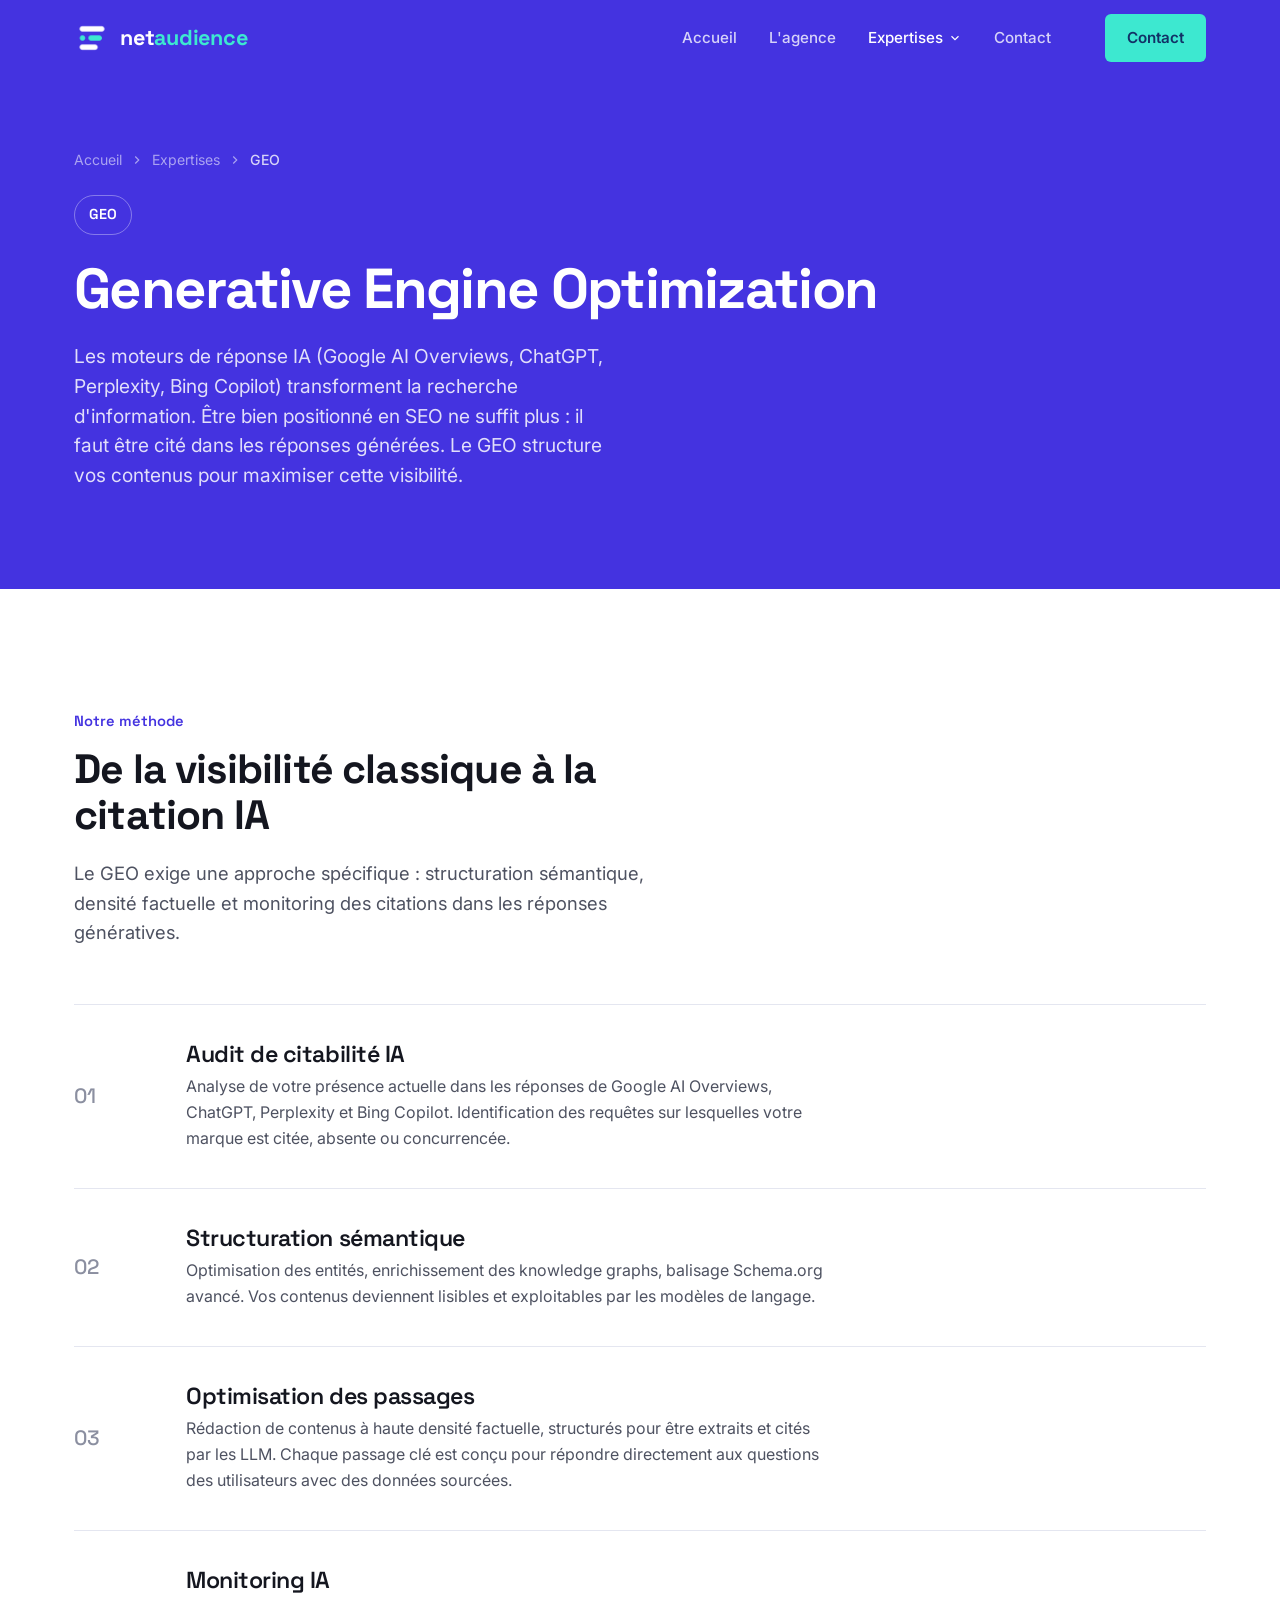
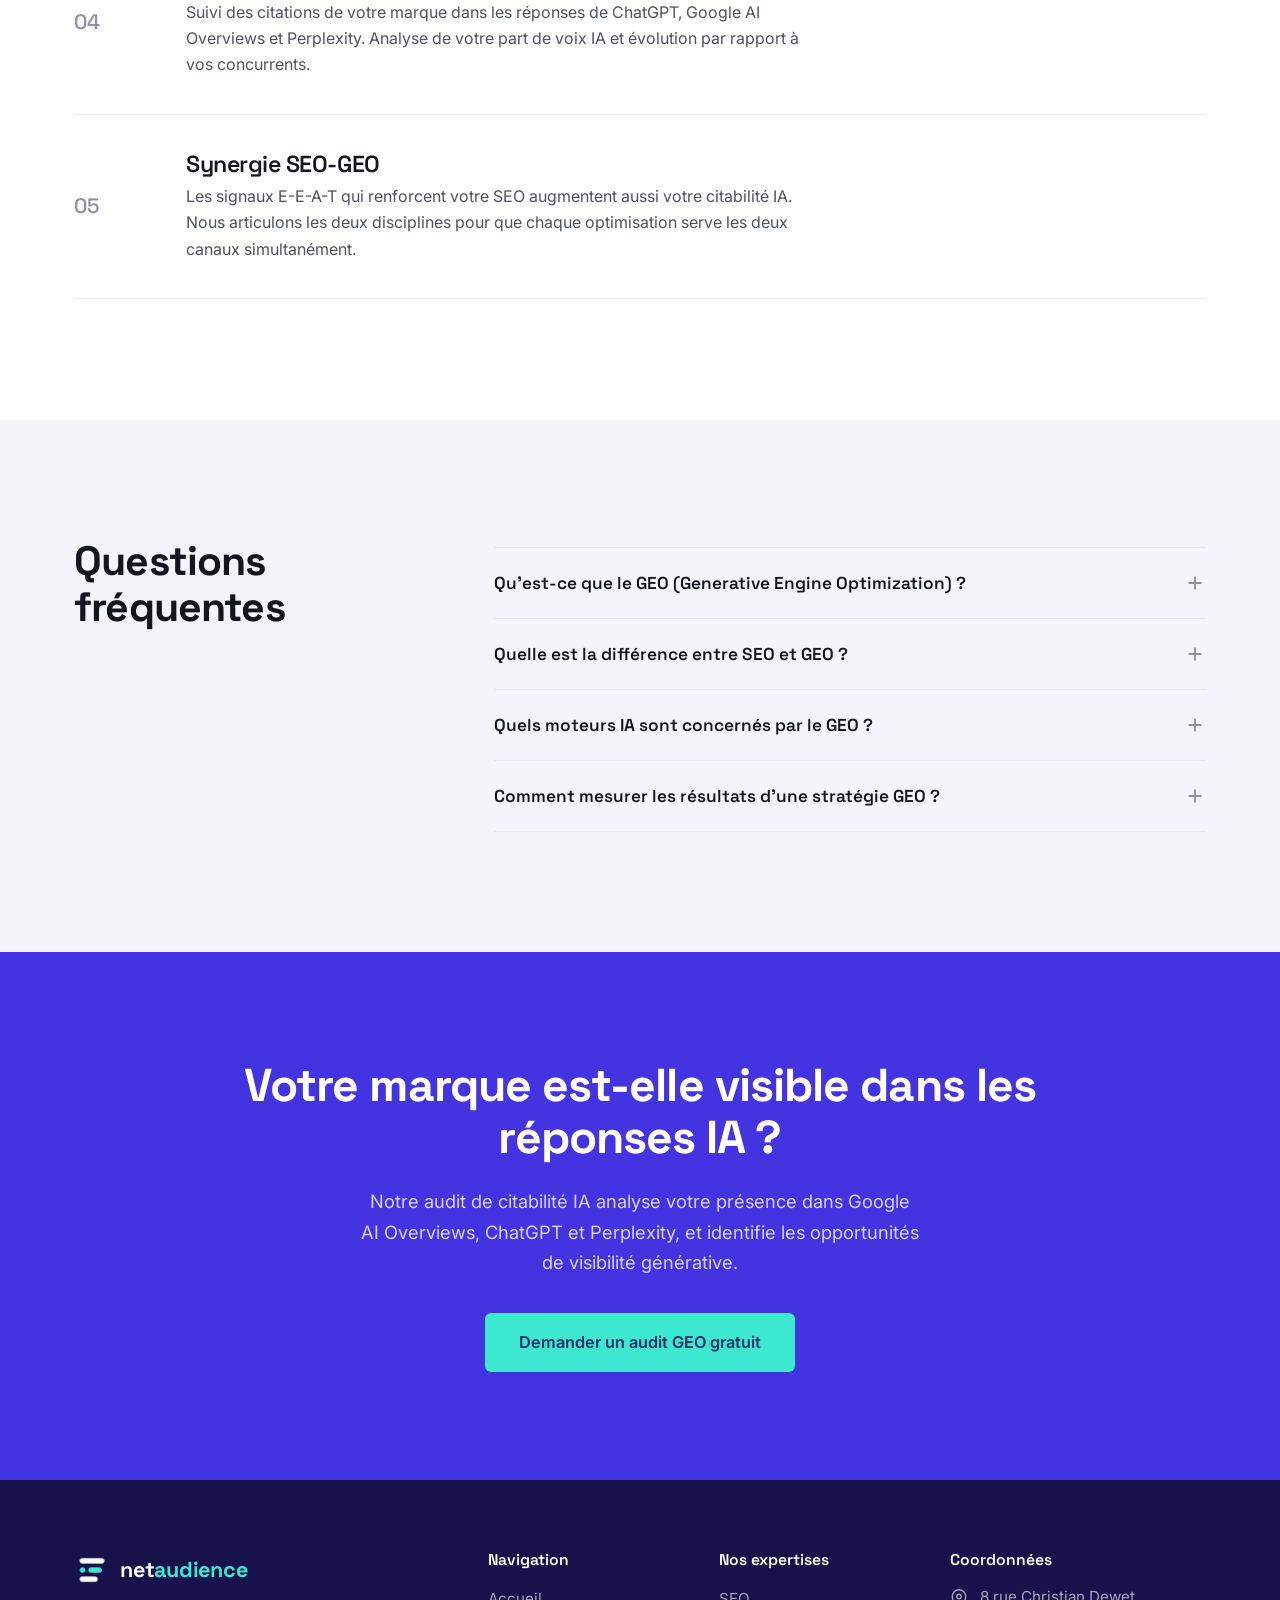
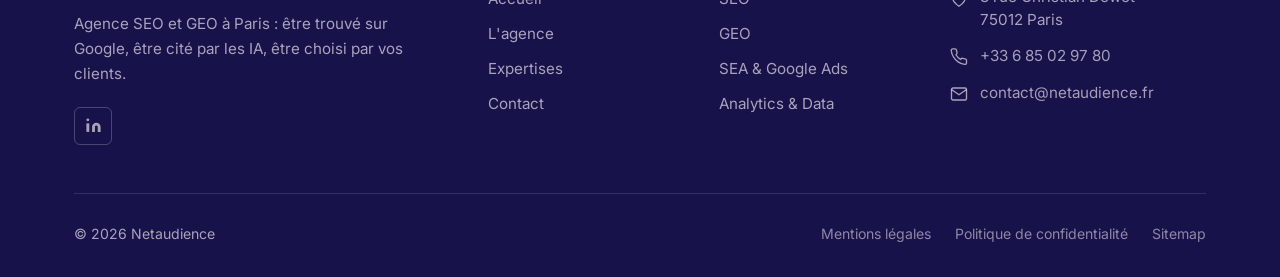
<file: expertises/geo.html>
<!DOCTYPE html>
<html lang="fr">
<head>
  <!-- Google Tag Manager -->
  <script>(function(w,d,s,l,i){w[l]=w[l]||[];w[l].push({'gtm.start':new Date().getTime(),event:'gtm.js'});var f=d.getElementsByTagName(s)[0],j=d.createElement(s),dl=l!='dataLayer'?'&l='+l:'';j.async=true;j.src='https://www.googletagmanager.com/gtm.js?id='+i+dl;f.parentNode.insertBefore(j,f);})(window,document,'script','dataLayer','GTM-WTXNT2K');</script>
  <!-- End Google Tag Manager -->
  <meta charset="UTF-8">
  <meta name="viewport" content="width=device-width, initial-scale=1.0">
  <title>GEO : Generative Engine Optimization | Netaudience</title>
  <meta name="description" content="Optimisez votre visibilité dans les réponses IA : Google AI Overviews, ChatGPT, Perplexity, Bing Copilot. Stratégie GEO pour les secteurs exigeants.">
  <meta name="robots" content="index, follow">
  <link rel="canonical" href="https://netaudience.fr/expertises/geo.html">
  <link rel="icon" href="../favicon.svg" type="image/svg+xml">
  <link rel="icon" type="image/png" sizes="32x32" href="../favicon-32.png">
  <link rel="preconnect" href="https://fonts.googleapis.com">
  <link rel="preconnect" href="https://fonts.gstatic.com" crossorigin>
  <link href="https://fonts.googleapis.com/css2?family=Space+Grotesk:wght@500;600;700&family=Inter:wght@400;500;600;700&display=swap" rel="stylesheet">
  <link rel="stylesheet" href="../css/style.css?v=2">
  <link rel="stylesheet" href="../css/animations.css">
  <script type="application/ld+json">
  {
    "@context": "https://schema.org",
    "@type": "Service",
    "name": "GEO : Generative Engine Optimization",
    "description": "Optimisez votre visibilité dans les réponses IA : Google AI Overviews, ChatGPT, Perplexity, Bing Copilot. Stratégie GEO pour les secteurs exigeants.",
    "provider": {
      "@type": "Organization",
      "name": "Netaudience",
      "url": "https://netaudience.fr"
    },
    "areaServed": "FR",
    "url": "https://netaudience.fr/expertises/geo.html"
  }
  </script>
  <script type="application/ld+json">
  {
    "@context": "https://schema.org",
    "@type": "FAQPage",
    "mainEntity": [
      {
        "@type": "Question",
        "name": "Qu'est-ce que le GEO (Generative Engine Optimization) ?",
        "acceptedAnswer": {
          "@type": "Answer",
          "text": "Le GEO (Generative Engine Optimization) désigne l'ensemble des techniques qui visent à rendre vos contenus citables et visibles dans les réponses générées par les moteurs IA : Google AI Overviews, ChatGPT, Perplexity, Bing Copilot. L'objectif est que votre marque soit mentionnée comme source fiable lorsque ces outils répondent aux questions de vos prospects."
        }
      },
      {
        "@type": "Question",
        "name": "Quelle est la différence entre SEO et GEO ?",
        "acceptedAnswer": {
          "@type": "Answer",
          "text": "Le SEO vise à positionner vos pages dans les résultats classiques de Google (liens bleus). Le GEO vise à faire citer votre marque dans les réponses générées par l'IA. Les deux disciplines se renforcent mutuellement : les signaux E-E-A-T qui améliorent votre SEO augmentent aussi votre probabilité d'être cité par les LLM. Une stratégie efficace articule les deux."
        }
      },
      {
        "@type": "Question",
        "name": "Quels moteurs IA sont concernés par le GEO ?",
        "acceptedAnswer": {
          "@type": "Answer",
          "text": "Les principaux moteurs de réponse IA sont Google AI Overviews (intégré aux résultats Google), ChatGPT (via Bing et sa propre base), Perplexity, et Bing Copilot. Chaque plateforme a ses propres critères de sélection des sources, mais les fondamentaux restent communs : autorité du domaine, densité factuelle, structuration sémantique et fraîcheur du contenu."
        }
      },
      {
        "@type": "Question",
        "name": "Comment mesurer les résultats d'une stratégie GEO ?",
        "acceptedAnswer": {
          "@type": "Answer",
          "text": "Le monitoring GEO repose sur le suivi des citations de votre marque dans les réponses IA, l'analyse du trafic référent depuis ces plateformes, et l'évaluation de votre présence sur des requêtes clés. Nous utilisons des outils de tracking spécialisés pour mesurer votre part de voix dans les réponses génératives et en suivre l'évolution."
        }
      }
    ]
  }
  </script>
</head>
<body>
  <!-- Google Tag Manager (noscript) -->
  <noscript><iframe src="https://www.googletagmanager.com/ns.html?id=GTM-WTXNT2K" height="0" width="0" style="display:none;visibility:hidden"></iframe></noscript>
  <!-- End Google Tag Manager (noscript) -->

<header class="site-header" role="banner">
  <div class="header-inner">
    <a href="/" class="logo" aria-label="Netaudience, accueil">
      <img src="../img/logo-netaudience-icon-80.png" srcset="../img/logo-netaudience-icon-80.png 1x, ../img/logo-netaudience-icon-160.png 2x" alt="" class="logo-img" width="36" height="36"><span class="logo-text">net<span>audience</span></span>
    </a>
    <nav class="main-nav" role="navigation" aria-label="Navigation principale">
      <div class="nav-item"><a href="/" class="nav-link">Accueil</a></div>
      <div class="nav-item"><a href="../agence.html" class="nav-link">L'agence</a></div>
      <div class="nav-item">
        <a href="../expertises.html" class="nav-link active" aria-haspopup="true">Expertises <svg viewBox="0 0 24 24" fill="none" stroke="currentColor" stroke-width="2" aria-hidden="true"><path d="m6 9 6 6 6-6"/></svg></a>
        <div class="dropdown" role="menu">
          <a href="../expertises/seo.html" role="menuitem">SEO</a>
          <a href="../expertises/geo.html" role="menuitem">GEO</a>
          <a href="../expertises/sea.html" role="menuitem">SEA &amp; Google Ads</a>
          <a href="../expertises/analytics.html" role="menuitem">Analytics &amp; Data</a>
        </div>
      </div>
      <div class="nav-item"><a href="../contact.html" class="nav-link">Contact</a></div>
    </nav>
    <a href="../contact.html" class="nav-cta">Contact</a>
    <button class="hamburger" aria-label="Ouvrir le menu" aria-expanded="false"><span></span><span></span><span></span></button>
  </div>
</header>
<nav class="mobile-nav" aria-label="Navigation mobile">
  <a href="/">Accueil</a>
  <a href="../agence.html">L'agence</a>
  <a href="../expertises.html">Expertises</a>
  <a href="../expertises/seo.html" style="padding-left:28px;font-size:.875rem;">SEO</a>
  <a href="../expertises/geo.html" style="padding-left:28px;font-size:.875rem;">GEO</a>
  <a href="../expertises/sea.html" style="padding-left:28px;font-size:.875rem;">SEA &amp; Google Ads</a>
  <a href="../expertises/analytics.html" style="padding-left:28px;font-size:.875rem;">Analytics &amp; Data</a>
  <a href="../contact.html">Contact</a>
  <a href="../contact.html" class="mobile-nav-cta">Nous contacter</a>
</nav>

<main>

<!-- HERO -->
<section class="hero hero--short" aria-labelledby="geo-title">
  <div class="container">
    <nav class="breadcrumb" aria-label="Fil d'Ariane">
      <a href="/">Accueil</a>
      <svg viewBox="0 0 24 24" fill="none" stroke="currentColor" stroke-width="2" aria-hidden="true"><path d="m9 18 6-6-6-6"/></svg>
      <a href="../expertises.html">Expertises</a>
      <svg viewBox="0 0 24 24" fill="none" stroke="currentColor" stroke-width="2" aria-hidden="true"><path d="m9 18 6-6-6-6"/></svg>
      <span>GEO</span>
    </nav>
    <span class="hero-eyebrow">GEO</span>
    <h1 id="geo-title">Generative Engine Optimization</h1>
    <p class="hero-subtitle">Les moteurs de réponse IA (Google AI Overviews, ChatGPT, Perplexity, Bing Copilot) transforment la recherche d'information. Être bien positionné en SEO ne suffit plus : il faut être cité dans les réponses générées. Le GEO structure vos contenus pour maximiser cette visibilité.</p>
  </div>
</section>

<!-- METHODE -->
<section class="section" aria-labelledby="methode-geo-title">
  <div class="container">
    <span class="section-eyebrow">Notre méthode</span>
    <h2 id="methode-geo-title" class="section-title">De la visibilité classique à la citation IA</h2>
    <p class="section-intro">Le GEO exige une approche spécifique : structuration sémantique, densité factuelle et monitoring des citations dans les réponses génératives.</p>
    <div class="expertise-list">
      <div class="expertise-item reveal">
        <span class="expertise-num">01</span>
        <div class="expertise-body">
          <h3>Audit de citabilité IA</h3>
          <p>Analyse de votre présence actuelle dans les réponses de Google AI Overviews, ChatGPT, Perplexity et Bing Copilot. Identification des requêtes sur lesquelles votre marque est citée, absente ou concurrencée.</p>
        </div>
      </div>
      <div class="expertise-item reveal">
        <span class="expertise-num">02</span>
        <div class="expertise-body">
          <h3>Structuration sémantique</h3>
          <p>Optimisation des entités, enrichissement des knowledge graphs, balisage Schema.org avancé. Vos contenus deviennent lisibles et exploitables par les modèles de langage.</p>
        </div>
      </div>
      <div class="expertise-item reveal">
        <span class="expertise-num">03</span>
        <div class="expertise-body">
          <h3>Optimisation des passages</h3>
          <p>Rédaction de contenus à haute densité factuelle, structurés pour être extraits et cités par les LLM. Chaque passage clé est conçu pour répondre directement aux questions des utilisateurs avec des données sourcées.</p>
        </div>
      </div>
      <div class="expertise-item reveal">
        <span class="expertise-num">04</span>
        <div class="expertise-body">
          <h3>Monitoring IA</h3>
          <p>Suivi des citations de votre marque dans les réponses de ChatGPT, Google AI Overviews et Perplexity. Analyse de votre part de voix IA et évolution par rapport à vos concurrents.</p>
        </div>
      </div>
      <div class="expertise-item reveal">
        <span class="expertise-num">05</span>
        <div class="expertise-body">
          <h3>Synergie SEO-GEO</h3>
          <p>Les signaux E-E-A-T qui renforcent votre SEO augmentent aussi votre citabilité IA. Nous articulons les deux disciplines pour que chaque optimisation serve les deux canaux simultanément.</p>
        </div>
      </div>
    </div>
  </div>
</section>

<!-- FAQ -->
<section class="section section--alt" aria-labelledby="faq-geo-title">
  <div class="container">
    <h2 id="faq-geo-title" class="section-title">Questions fréquentes</h2>
    <div class="faq-list">
      <div class="faq-item">
        <button class="faq-question" aria-expanded="false" aria-controls="faq-geo-1">
          Qu'est-ce que le GEO (Generative Engine Optimization) ?
          <span class="faq-icon"><svg viewBox="0 0 24 24" fill="none" stroke="currentColor" stroke-width="2" aria-hidden="true"><path d="M12 5v14M5 12h14"/></svg></span>
        </button>
        <div class="faq-answer" id="faq-geo-1">
          <div class="faq-answer-inner">
            <p>Le GEO (Generative Engine Optimization) désigne l'ensemble des techniques qui visent à rendre vos contenus citables et visibles dans les réponses générées par les moteurs IA : Google AI Overviews, ChatGPT, Perplexity, Bing Copilot. L'objectif est que votre marque soit mentionnée comme source fiable lorsque ces outils répondent aux questions de vos prospects.</p>
          </div>
        </div>
      </div>
      <div class="faq-item">
        <button class="faq-question" aria-expanded="false" aria-controls="faq-geo-2">
          Quelle est la différence entre SEO et GEO ?
          <span class="faq-icon"><svg viewBox="0 0 24 24" fill="none" stroke="currentColor" stroke-width="2" aria-hidden="true"><path d="M12 5v14M5 12h14"/></svg></span>
        </button>
        <div class="faq-answer" id="faq-geo-2">
          <div class="faq-answer-inner">
            <p>Le SEO vise à positionner vos pages dans les résultats classiques de Google (liens bleus). Le GEO vise à faire citer votre marque dans les réponses générées par l'IA. Les deux disciplines se renforcent mutuellement : les signaux E-E-A-T qui améliorent votre SEO augmentent aussi votre probabilité d'être cité par les LLM. Une stratégie efficace articule les deux.</p>
          </div>
        </div>
      </div>
      <div class="faq-item">
        <button class="faq-question" aria-expanded="false" aria-controls="faq-geo-3">
          Quels moteurs IA sont concernés par le GEO ?
          <span class="faq-icon"><svg viewBox="0 0 24 24" fill="none" stroke="currentColor" stroke-width="2" aria-hidden="true"><path d="M12 5v14M5 12h14"/></svg></span>
        </button>
        <div class="faq-answer" id="faq-geo-3">
          <div class="faq-answer-inner">
            <p>Les principaux moteurs de réponse IA sont Google AI Overviews (intégré aux résultats Google), ChatGPT (via Bing et sa propre base), Perplexity, et Bing Copilot. Chaque plateforme a ses propres critères de sélection des sources, mais les fondamentaux restent communs : autorité du domaine, densité factuelle, structuration sémantique et fraîcheur du contenu.</p>
          </div>
        </div>
      </div>
      <div class="faq-item">
        <button class="faq-question" aria-expanded="false" aria-controls="faq-geo-4">
          Comment mesurer les résultats d'une stratégie GEO ?
          <span class="faq-icon"><svg viewBox="0 0 24 24" fill="none" stroke="currentColor" stroke-width="2" aria-hidden="true"><path d="M12 5v14M5 12h14"/></svg></span>
        </button>
        <div class="faq-answer" id="faq-geo-4">
          <div class="faq-answer-inner">
            <p>Le monitoring GEO repose sur le suivi des citations de votre marque dans les réponses IA, l'analyse du trafic référent depuis ces plateformes, et l'évaluation de votre présence sur des requêtes clés. Nous utilisons des outils de tracking spécialisés pour mesurer votre part de voix dans les réponses génératives et en suivre l'évolution.</p>
          </div>
        </div>
      </div>
    </div>
  </div>
</section>

<!-- CTA -->
<section class="cta-band" aria-labelledby="cta-geo-title">
  <div class="container">
    <div class="reveal">
      <h2 id="cta-geo-title">Votre marque est-elle visible dans les réponses IA ?</h2>
      <p>Notre audit de citabilité IA analyse votre présence dans Google AI Overviews, ChatGPT et Perplexity, et identifie les opportunités de visibilité générative.</p>
      <a href="../contact.html" class="btn btn-white">Demander un audit GEO gratuit</a>
    </div>
  </div>
</section>

</main>

<footer class="site-footer" role="contentinfo">
  <div class="container">
    <div class="footer-grid">
      <div class="footer-brand">
        <a href="/" class="logo" aria-label="Netaudience"><img src="../img/logo-netaudience-icon-80.png" srcset="../img/logo-netaudience-icon-80.png 1x, ../img/logo-netaudience-icon-160.png 2x" alt="" class="logo-img" width="36" height="36"><span class="logo-text">net<span>audience</span></span></a>
        <p style="margin-top:16px;">Agence SEO et GEO à Paris : être trouvé sur Google, être cité par les IA, être choisi par vos clients.</p>
        <div class="footer-social" aria-label="Réseaux sociaux">
          <a href="https://www.linkedin.com/company/netaudience" class="footer-social-link" target="_blank" rel="noopener" aria-label="LinkedIn Netaudience"><svg viewBox="0 0 24 24" fill="currentColor" aria-hidden="true"><path d="M16 8a6 6 0 0 1 6 6v7h-4v-7a2 2 0 0 0-2-2 2 2 0 0 0-2 2v7h-4v-7a6 6 0 0 1 6-6z"/><rect x="2" y="9" width="4" height="12"/><circle cx="4" cy="4" r="2"/></svg></a>
          
        </div>
      </div>
      <div class="footer-col"><h4>Navigation</h4><ul class="footer-links"><li><a href="/">Accueil</a></li><li><a href="../agence.html">L'agence</a></li><li><a href="../expertises.html">Expertises</a></li><li><a href="../contact.html">Contact</a></li></ul></div>
      <div class="footer-col"><h4>Nos expertises</h4><ul class="footer-links"><li><a href="../expertises/seo.html">SEO</a></li><li><a href="../expertises/geo.html">GEO</a></li><li><a href="../expertises/sea.html">SEA &amp; Google Ads</a></li><li><a href="../expertises/analytics.html">Analytics &amp; Data</a></li></ul></div>
      <div class="footer-col"><h4>Coordonnées</h4>
        <div class="footer-contact-item"><svg viewBox="0 0 24 24" fill="none" stroke="currentColor" stroke-width="1.8" aria-hidden="true"><path d="M21 10c0 7-9 13-9 13s-9-6-9-13a9 9 0 0 1 18 0z"/><circle cx="12" cy="10" r="3"/></svg><span>8 rue Christian Dewet<br>75012 Paris</span></div>
        <div class="footer-contact-item"><svg viewBox="0 0 24 24" fill="none" stroke="currentColor" stroke-width="1.8" aria-hidden="true"><path d="M22 16.92v3a2 2 0 0 1-2.18 2 19.79 19.79 0 0 1-8.63-3.07A19.5 19.5 0 0 1 4.69 12 19.79 19.79 0 0 1 1.61 3.36a2 2 0 0 1 1.99-2.18h3a2 2 0 0 1 2 1.72c.127.96.361 1.903.7 2.81a2 2 0 0 1-.45 2.11L7.91 8.96a16 16 0 0 0 6.13 6.13l.86-.86a2 2 0 0 1 2.11-.45c.907.339 1.85.573 2.81.7A2 2 0 0 1 22 16.92z"/></svg><span><a href="tel:+33685029780" style="color:rgba(255,255,255,.6);">+33 6 85 02 97 80</a></span></div>
        <div class="footer-contact-item"><svg viewBox="0 0 24 24" fill="none" stroke="currentColor" stroke-width="1.8" aria-hidden="true"><path d="M4 4h16c1.1 0 2 .9 2 2v12c0 1.1-.9 2-2 2H4c-1.1 0-2-.9-2-2V6c0-1.1.9-2 2-2z"/><polyline points="22,6 12,13 2,6"/></svg><span><a href="mailto:contact@netaudience.fr" style="color:rgba(255,255,255,.6);">contact@netaudience.fr</a></span></div>
      </div>
    </div>
  </div>
  <div class="container">
    <div class="footer-bottom">
      <p>&copy; <span class="current-year"></span> Netaudience</p>
      <div class="footer-bottom-links"><a href="../mentions-legales.html">Mentions légales</a><a href="../politique-confidentialite.html">Politique de confidentialité</a><a href="../sitemap.xml">Sitemap</a></div>
    </div>
  </div>
</footer>
<script src="../js/main.js?v=5"></script>
</body>
</html>
</file>
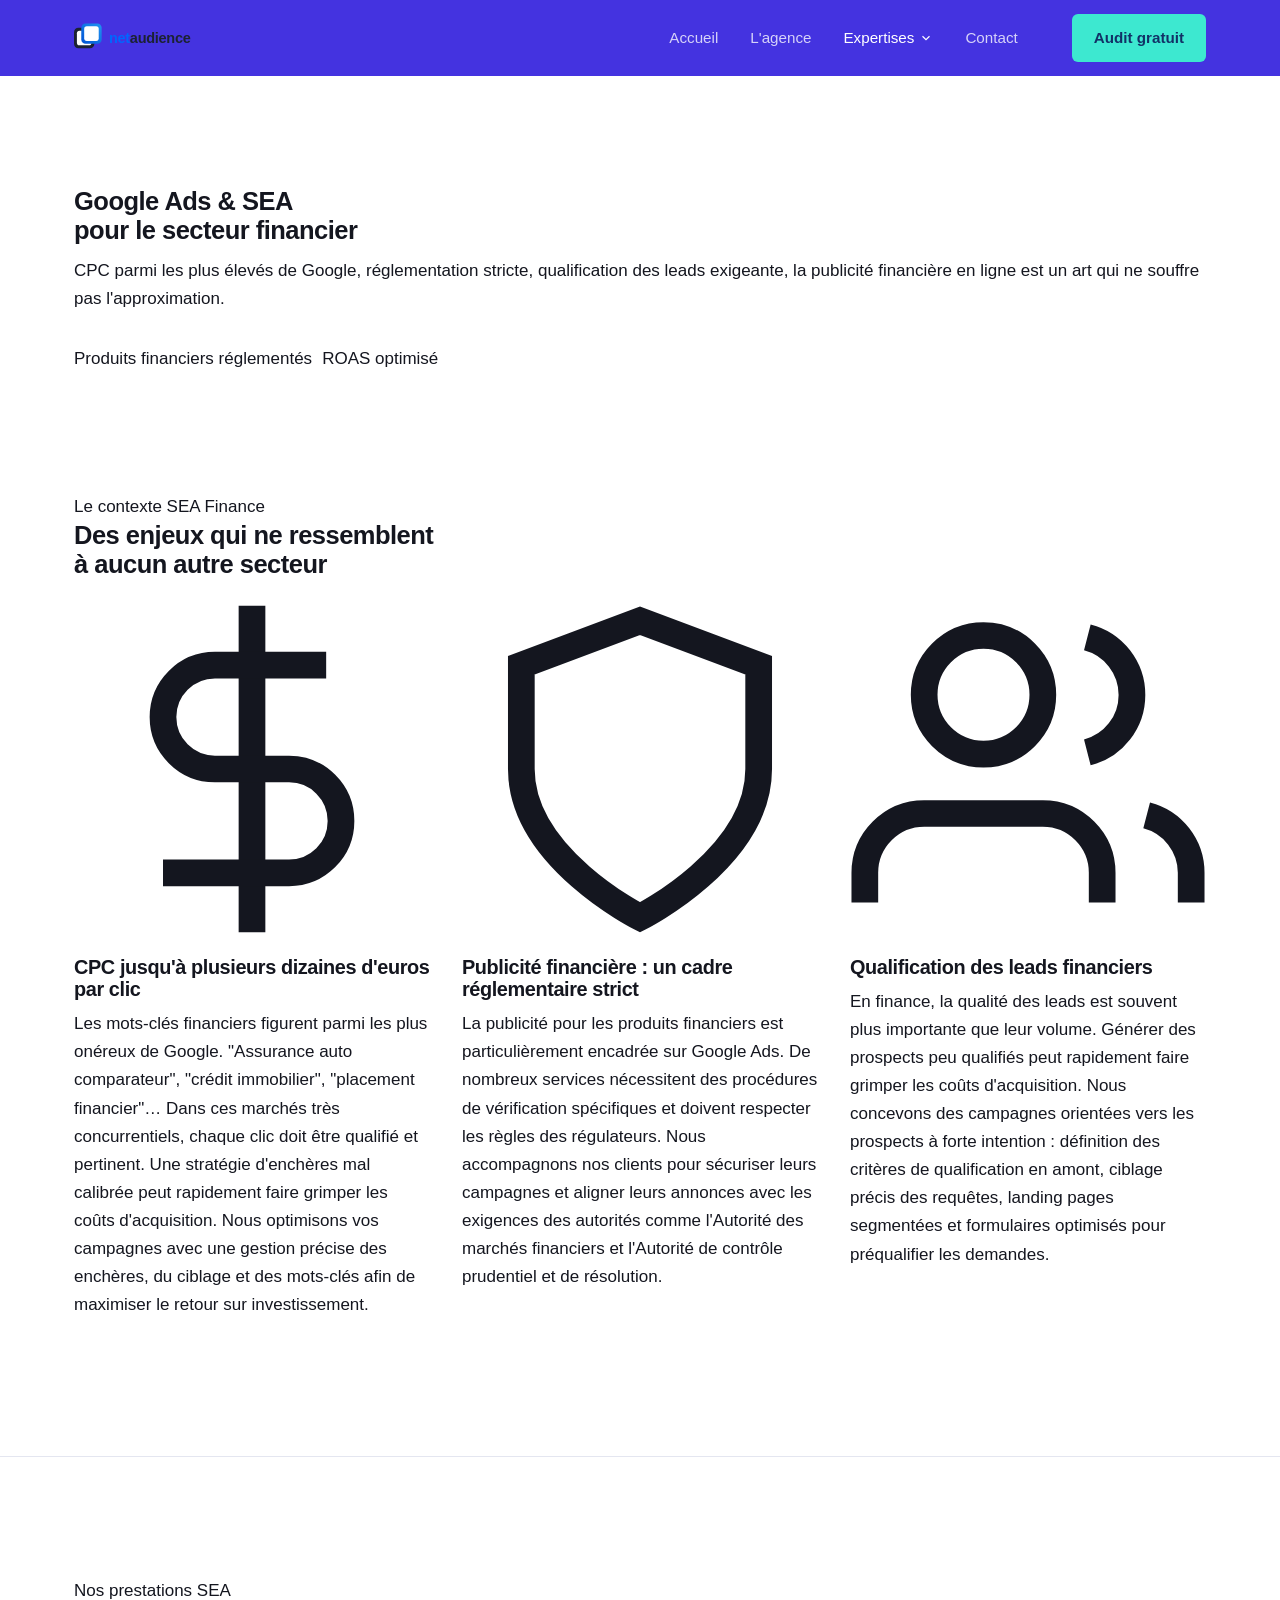
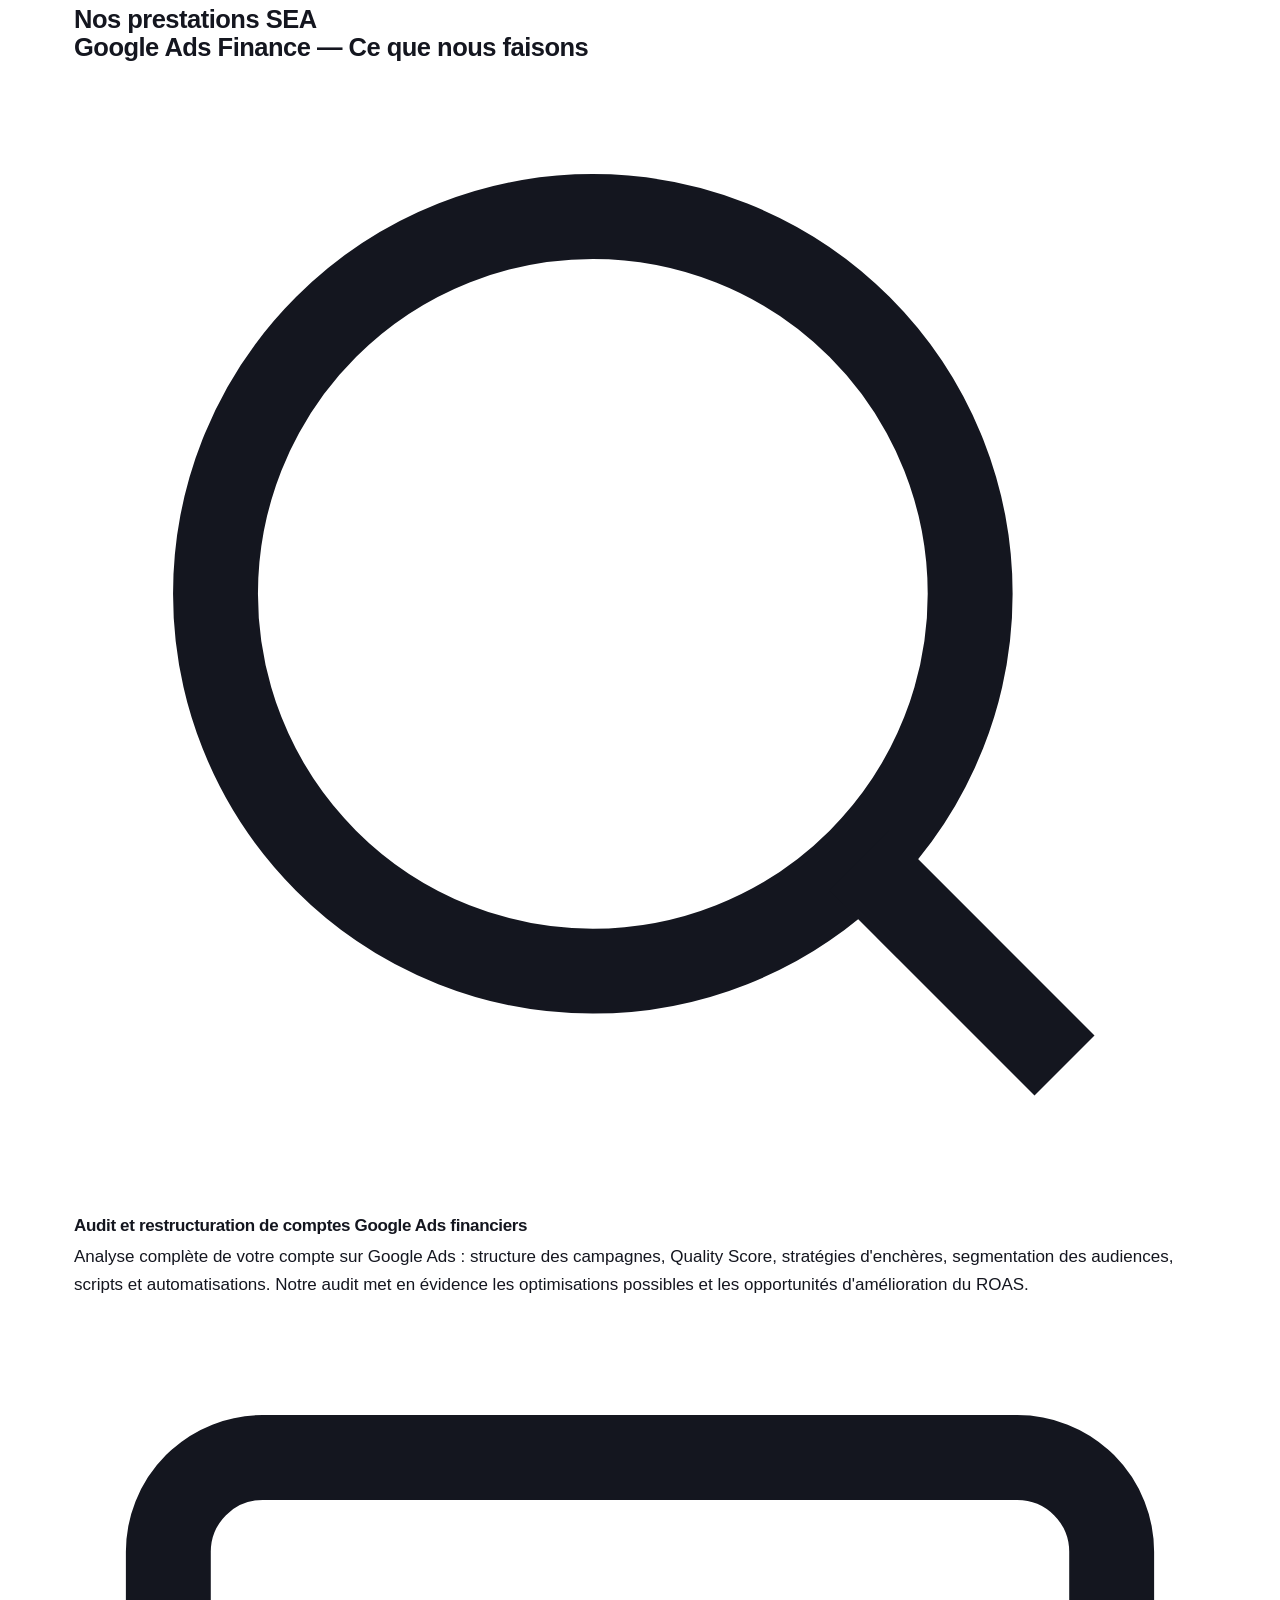
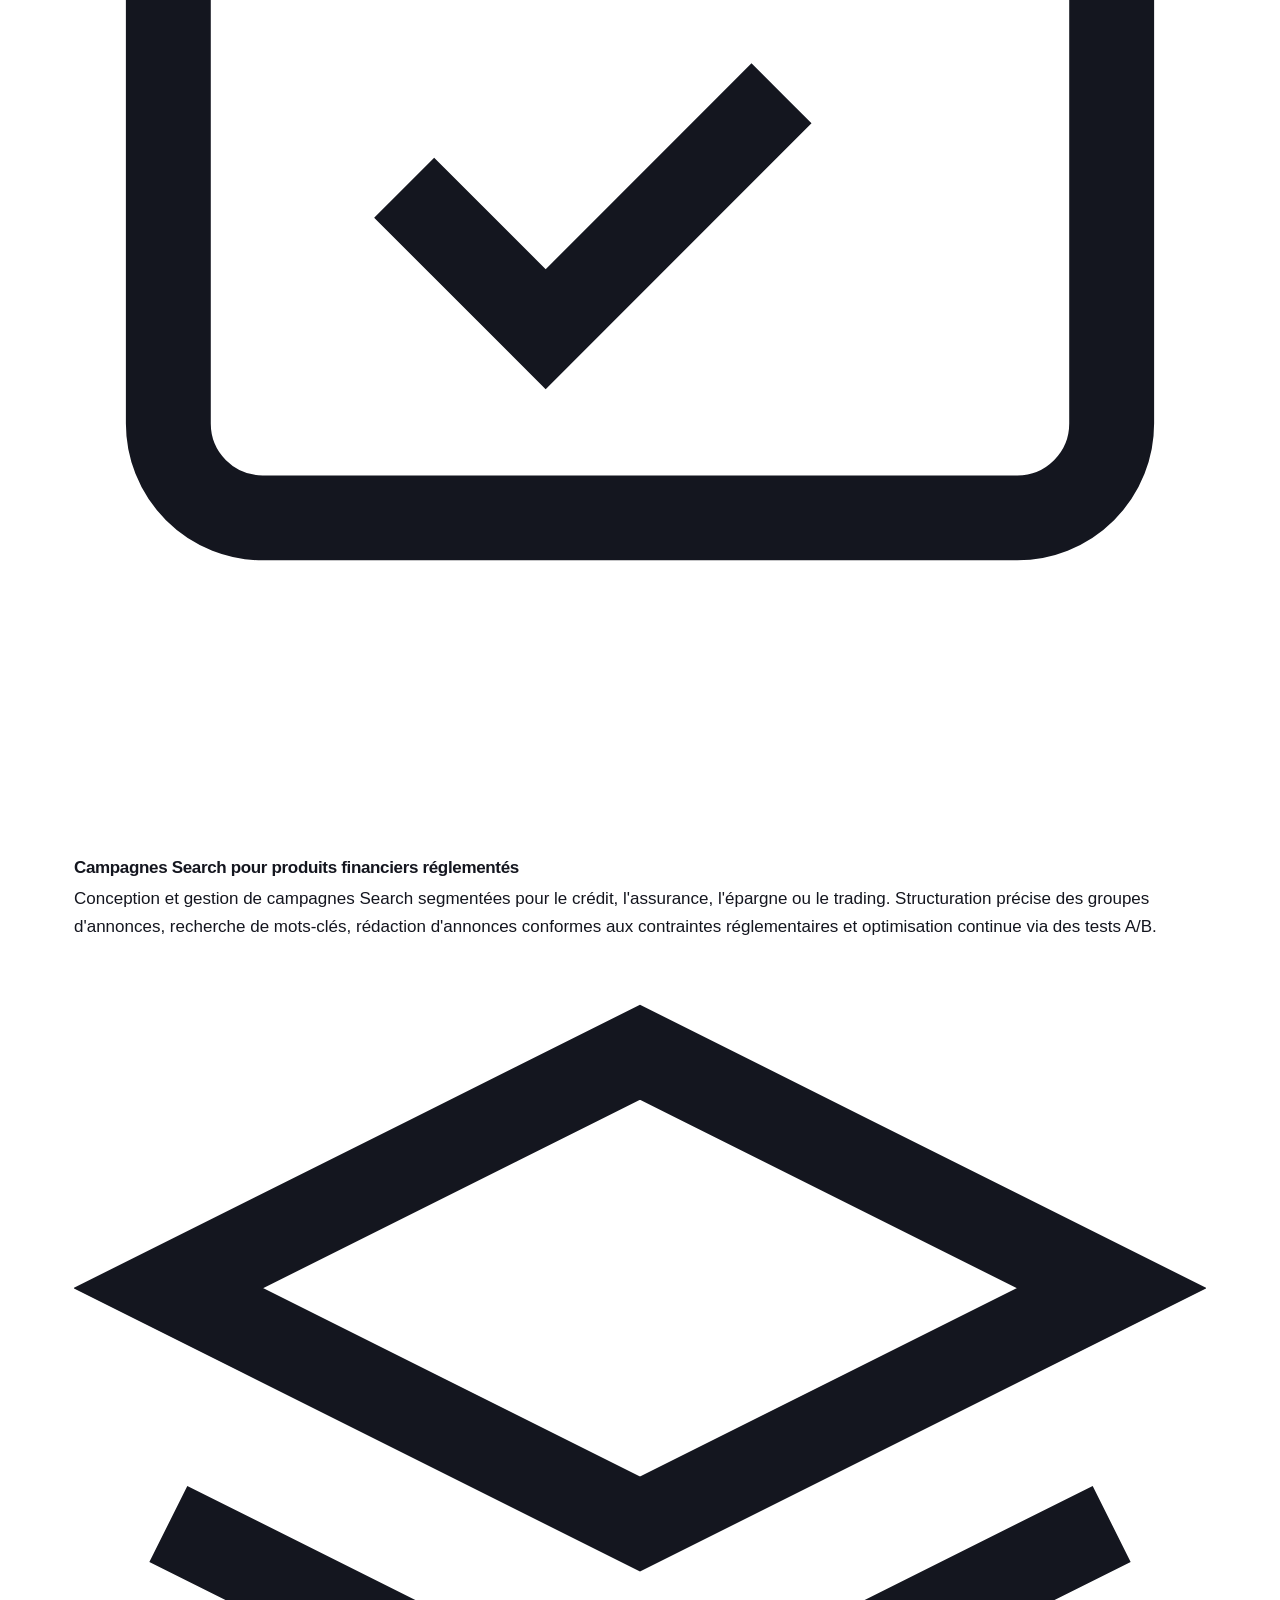
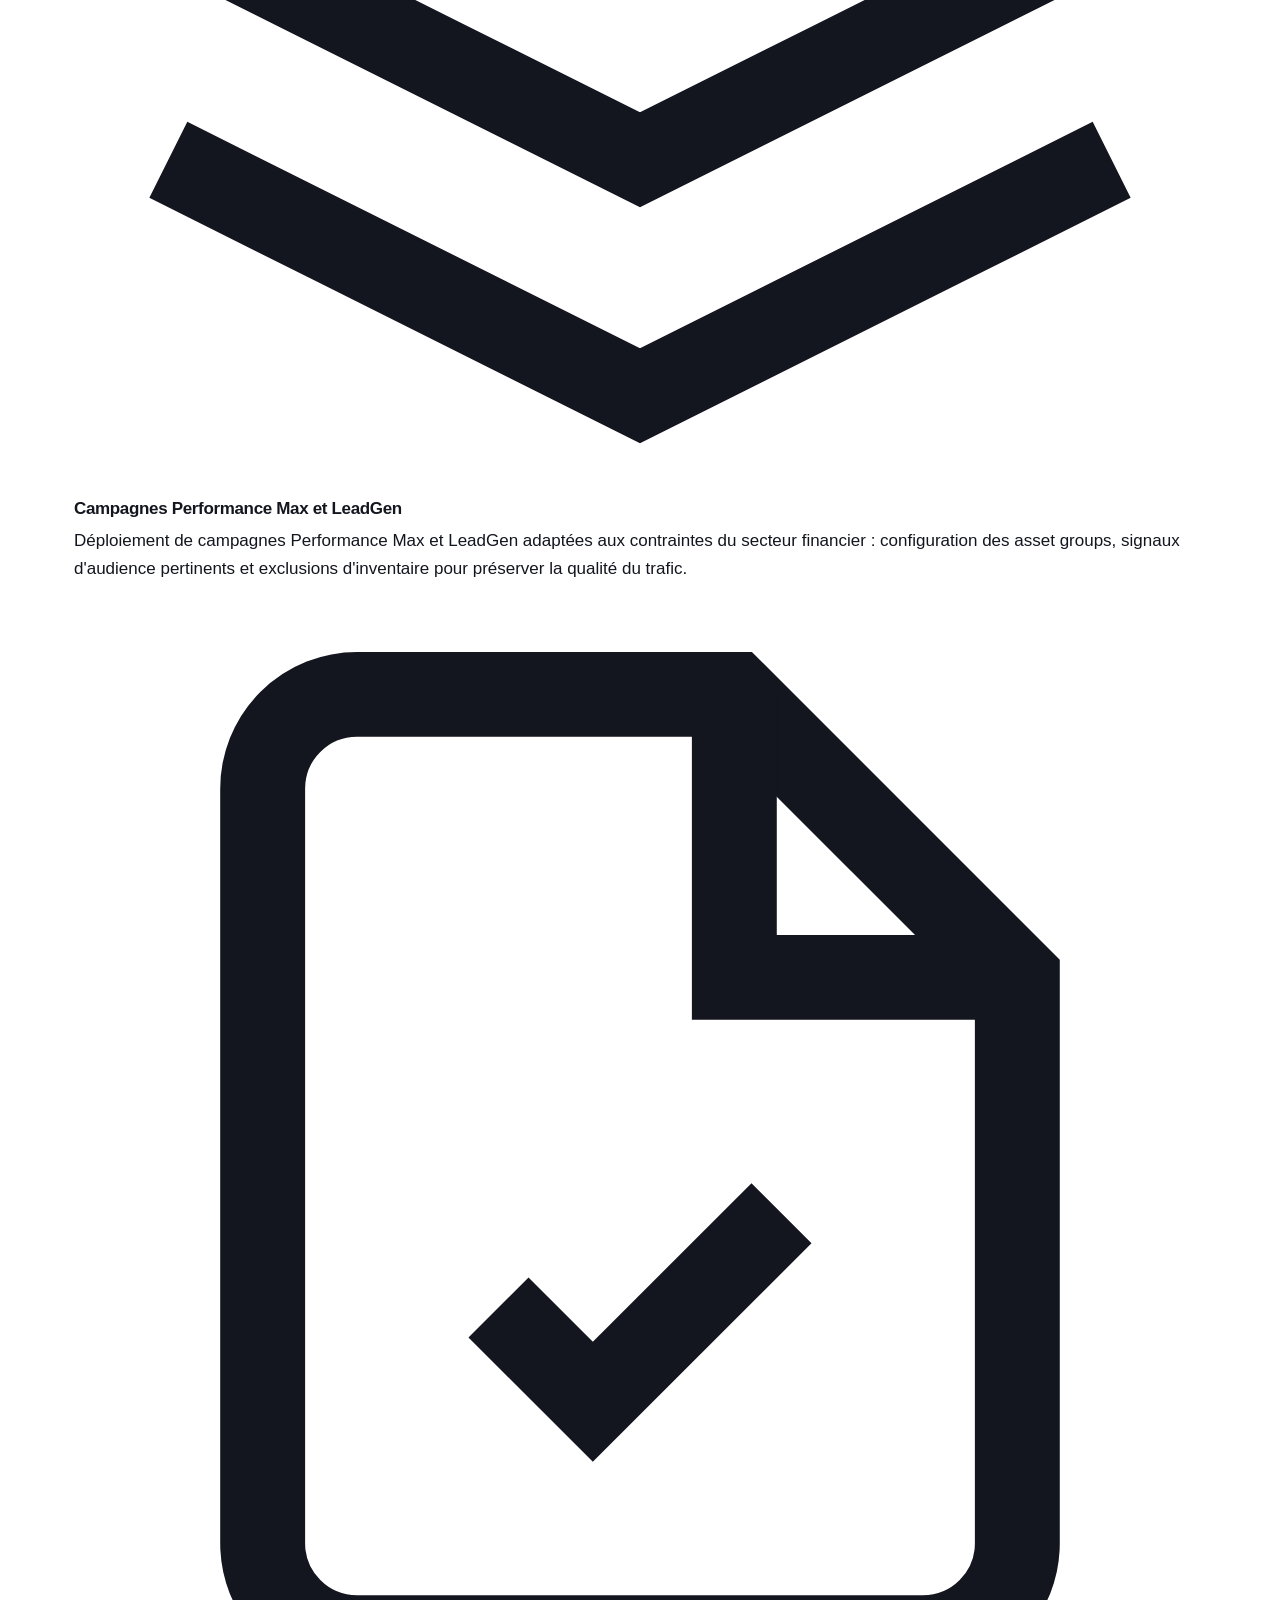
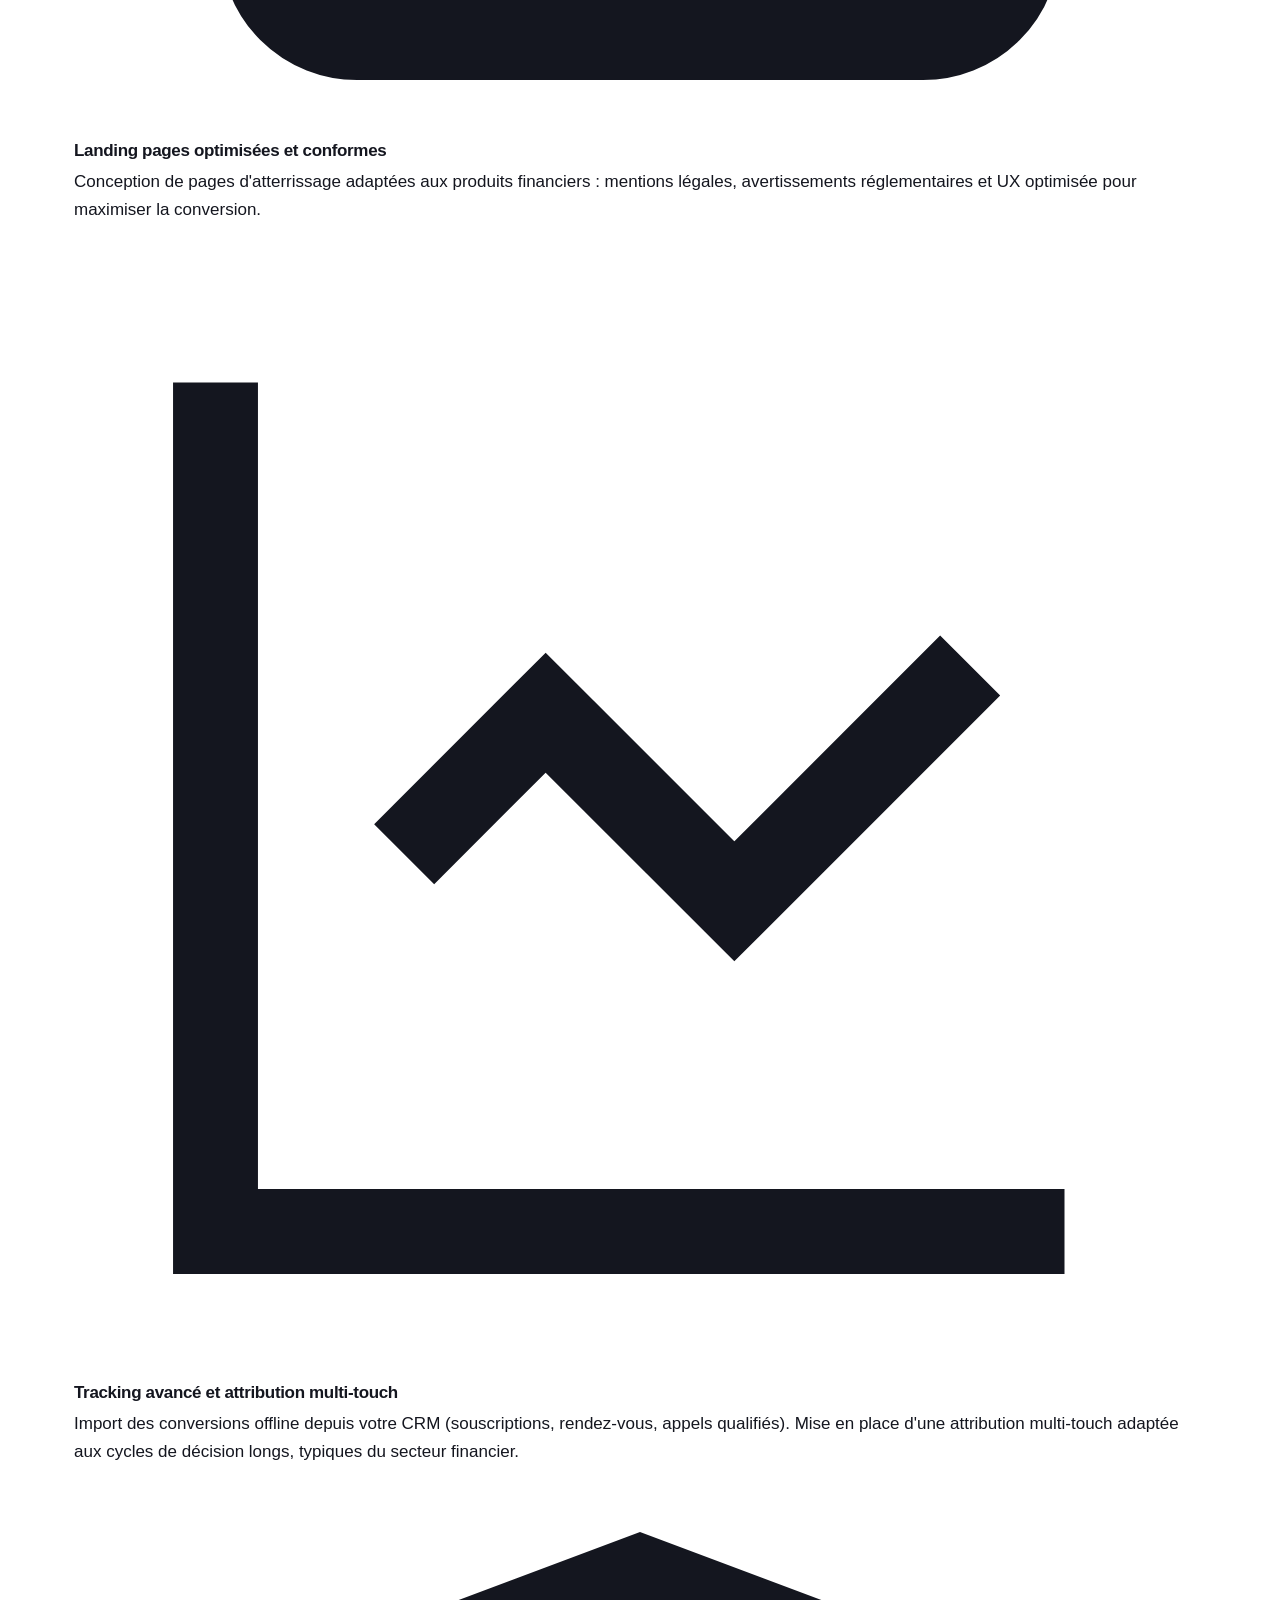
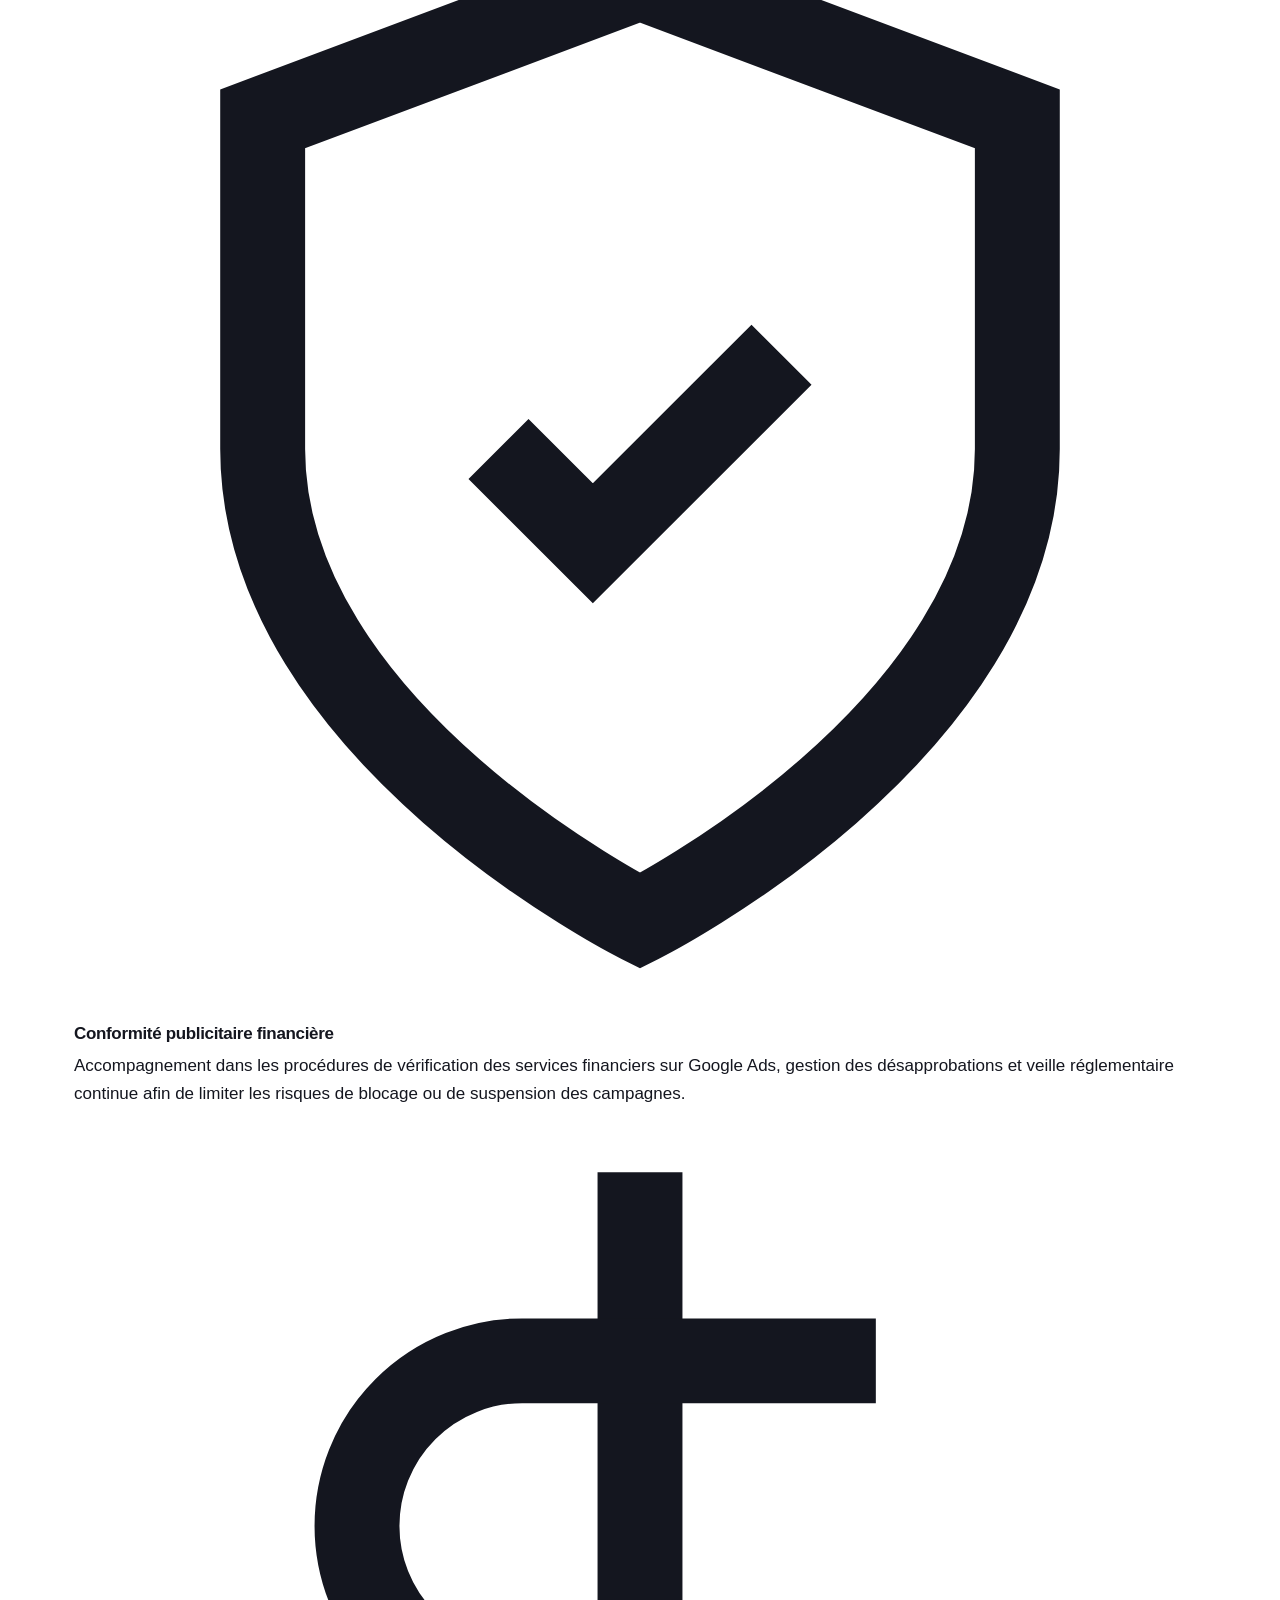
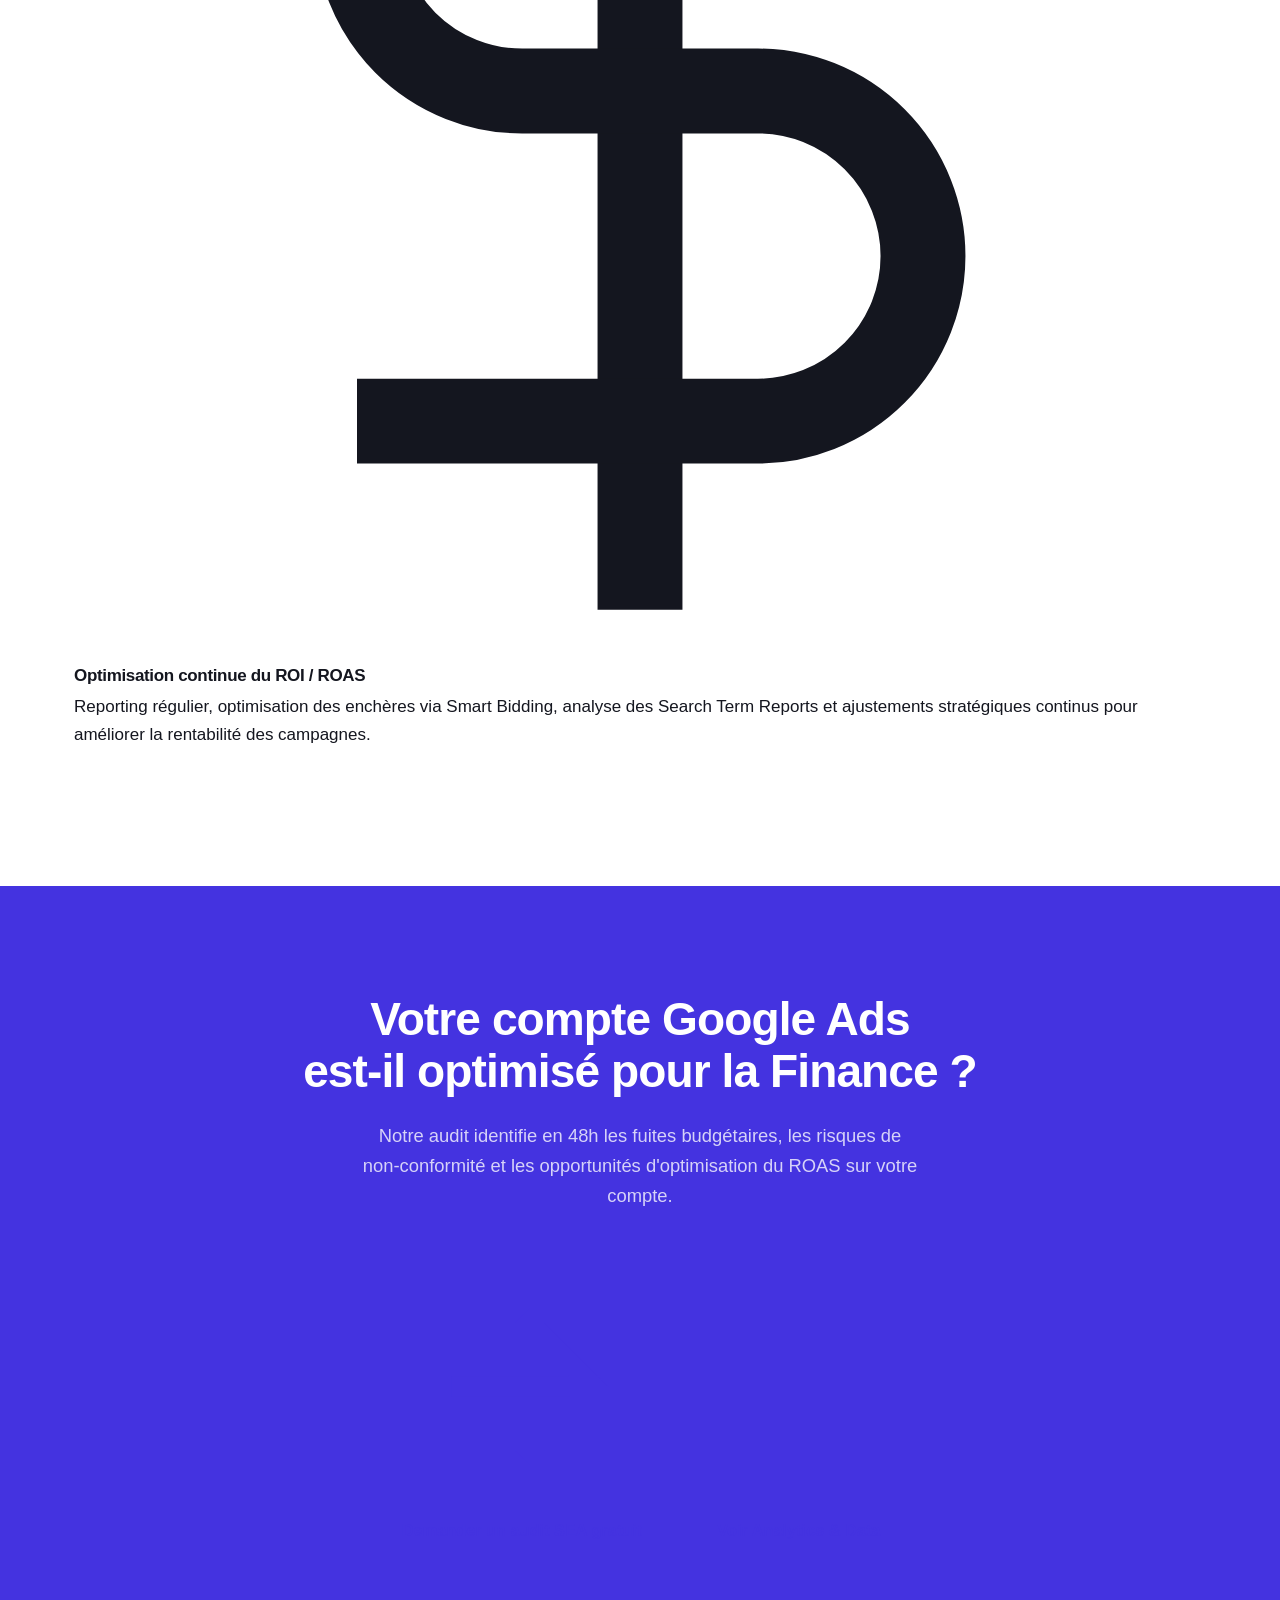
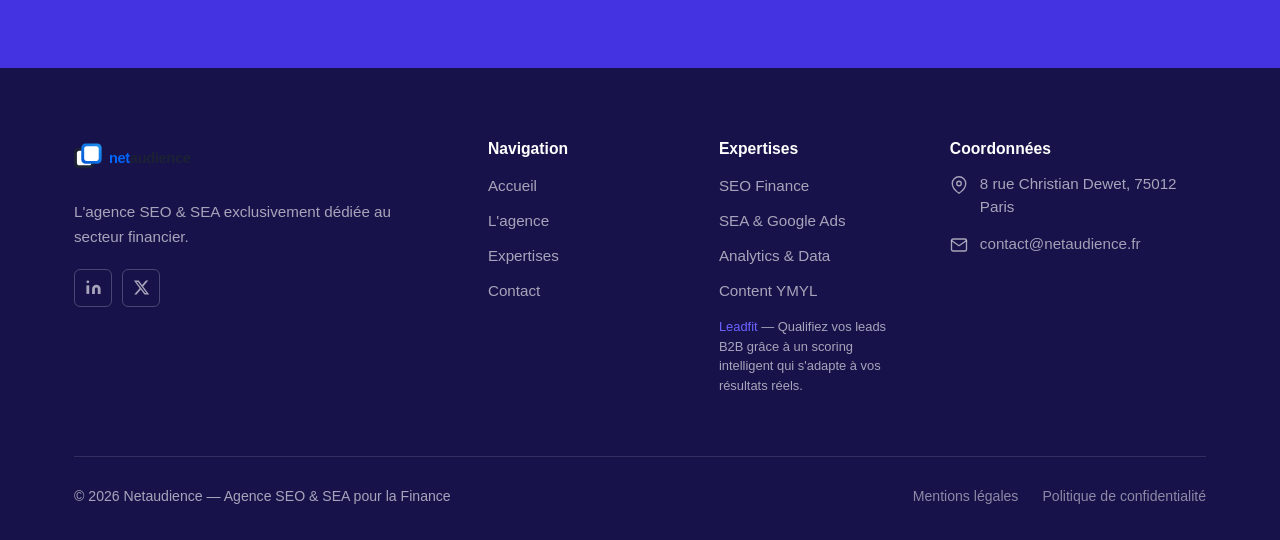
<file: expertises/sea-finance.html>
<!DOCTYPE html>
<html lang="fr">
<head>
  <!-- Google Tag Manager -->
  <script>(function(w,d,s,l,i){w[l]=w[l]||[];w[l].push({'gtm.start':
  new Date().getTime(),event:'gtm.js'});var f=d.getElementsByTagName(s)[0],
  j=d.createElement(s),dl=l!='dataLayer'?'&l='+l:'';j.async=true;j.src=
  'https://www.googletagmanager.com/gtm.js?id='+i+dl;f.parentNode.insertBefore(j,f);
  })(window,document,'script','dataLayer','GTM-WTXNT2K');</script>
  <!-- End Google Tag Manager -->
  <meta charset="UTF-8">
  <meta name="viewport" content="width=device-width, initial-scale=1.0">
  <title>SEA Finance — Google Ads pour Banques, Assurances & Fintechs | Netaudience</title>
  <meta name="description" content="Agence Google Ads spécialisée en finance. Campagnes Search, Performance Max, conformité AMF/ACPR, optimisation ROAS pour produits financiers réglementés.">
  <meta name="robots" content="index, follow">
  <link rel="canonical" href="https://www.netaudience.fr/expertises/sea-finance.html">
  <link rel="icon" href="../favicon.svg" type="image/svg+xml">
  <link rel="preconnect" href="https://fonts.googleapis.com">
  <link rel="preconnect" href="https://fonts.gstatic.com" crossorigin>
  <link href="https://fonts.googleapis.com/css2?family=Plus+Jakarta+Sans:wght@400;500;600;700;800&family=DM+Sans:wght@300;400;500&family=JetBrains+Mono:wght@400;600&display=swap" rel="stylesheet">
  <link rel="stylesheet" href="../css/style.css">
  <link rel="stylesheet" href="../css/animations.css"></head>
<body>
  <!-- Google Tag Manager (noscript) -->
  <noscript><iframe src="https://www.googletagmanager.com/ns.html?id=GTM-WTXNT2K"
  height="0" width="0" style="display:none;visibility:hidden"></iframe></noscript>
  <!-- End Google Tag Manager (noscript) -->

<header class="site-header" role="banner">
  <div class="header-inner">
    <a href="../index.html" class="logo"><img src="../img/logo-netaudience.svg" alt="Netaudience" class="logo-img" width="160" height="36"></a>
    <nav class="main-nav" role="navigation" aria-label="Navigation principale">
      <div class="nav-item"><a href="../index.html" class="nav-link">Accueil</a></div>
      <div class="nav-item"><a href="../agence.html" class="nav-link">L'agence</a></div>
      <div class="nav-item">
        <a href="../expertises.html" class="nav-link active">Expertises <svg viewBox="0 0 24 24" fill="none" stroke="currentColor" stroke-width="2" aria-hidden="true"><path d="m6 9 6 6 6-6"/></svg></a>
        <div class="dropdown" role="menu">
          <a href="../expertises/seo-finance.html">SEO Finance</a>
          <a href="../expertises/sea-finance.html">SEA Finance</a>
          <a href="../expertises/analytics.html">Analytics & Data</a>
          <a href="../expertises/content-marketing.html">Content Marketing YMYL</a>
        </div>
      </div>
      <div class="nav-item"><a href="../contact.html" class="nav-link">Contact</a></div>
    </nav>
    <a href="../contact.html" class="nav-cta">Audit gratuit</a>
    <button class="hamburger" aria-label="Ouvrir le menu" aria-expanded="false"><span></span><span></span><span></span></button>
  </div>
</header>

<nav class="mobile-nav" aria-label="Navigation mobile">
  <a href="../index.html">Accueil</a><a href="../agence.html">L'agence</a><a href="../expertises.html">Expertises</a>
  <a href="../expertises/seo-finance.html" style="padding-left:28px;font-size:.875rem;">→ SEO Finance</a>
  <a href="../expertises/sea-finance.html" style="padding-left:28px;font-size:.875rem;">→ SEA Finance</a>
  <a href="../expertises/analytics.html" style="padding-left:28px;font-size:.875rem;">→ Analytics & Data</a>
  <a href="../expertises/content-marketing.html" style="padding-left:28px;font-size:.875rem;">→ Content Marketing</a>
  <a href="../contact.html">Contact</a>
  <a href="../contact.html" class="mobile-nav-cta">Demander un audit gratuit</a>
</nav>

<main>

<section class="page-hero" aria-labelledby="sea-title">
  <div class="hero-bg" id="heroBg" aria-hidden="true"></div>
  <div class="bg-grid" aria-hidden="true"></div>
  <div class="container">
    <nav class="breadcrumb" aria-label="Fil d'Ariane">
      <a href="../index.html">Accueil</a>
      <svg viewBox="0 0 24 24" fill="none" stroke="currentColor" stroke-width="2" aria-hidden="true"><path d="m9 18 6-6-6-6"/></svg>
      <a href="../expertises.html">Expertises</a>
      <svg viewBox="0 0 24 24" fill="none" stroke="currentColor" stroke-width="2" aria-hidden="true"><path d="m9 18 6-6-6-6"/></svg>
      <span>SEA Finance</span>
    </nav>
    <div class="hero-eyebrow">Expertise n°2 — SEA</div>
    <h1 id="sea-title">Google Ads & SEA<br><span class="text-gold">pour le secteur financier</span></h1>
    <p>CPC parmi les plus élevés de Google, réglementation stricte, qualification des leads exigeante, la publicité financière en ligne est un art qui ne souffre pas l'approximation.</p>
    <div style="margin-top:32px;display:flex;flex-wrap:wrap;gap:10px;">
      <span class="tag tag-blue">Produits financiers réglementés</span>
      <span class="tag tag-blue">ROAS optimisé</span>
    </div>
  </div>
</section>

<!-- ENJEUX -->
<section class="section" aria-labelledby="enjeux-sea-title">
  <div class="container">
    <div class="section-header reveal">
      <span class="eyebrow">Le contexte SEA Finance</span>
      <h2 id="enjeux-sea-title">Des enjeux qui ne ressemblent<br>à aucun autre secteur</h2>
    </div>
    <div class="grid-3 reveal-stagger">
      <div class="card">
        <div class="card-icon" aria-hidden="true">
          <svg viewBox="0 0 24 24" fill="none" stroke="currentColor" stroke-width="1.8"><line x1="12" y1="1" x2="12" y2="23"/><path d="M17 5H9.5a3.5 3.5 0 0 0 0 7h5a3.5 3.5 0 0 1 0 7H6"/></svg>
        </div>
        <h3>CPC jusqu'à plusieurs dizaines d'euros par clic</h3>
        <p>Les mots-clés financiers figurent parmi les plus onéreux de Google. "Assurance auto comparateur", "crédit immobilier", "placement financier"… Dans ces marchés très concurrentiels, chaque clic doit être qualifié et pertinent. Une stratégie d'enchères mal calibrée peut rapidement faire grimper les coûts d'acquisition. Nous optimisons vos campagnes avec une gestion précise des enchères, du ciblage et des mots-clés afin de maximiser le retour sur investissement.</p>
      </div>
      <div class="card">
        <div class="card-icon" aria-hidden="true">
          <svg viewBox="0 0 24 24" fill="none" stroke="currentColor" stroke-width="1.8"><path d="M12 22s8-4 8-10V5l-8-3-8 3v7c0 6 8 10 8 10z"/></svg>
        </div>
        <h3>Publicité financière : un cadre réglementaire strict</h3>
        <p>La publicité pour les produits financiers est particulièrement encadrée sur Google Ads. De nombreux services nécessitent des procédures de vérification spécifiques et doivent respecter les règles des régulateurs.
Nous accompagnons nos clients pour sécuriser leurs campagnes et aligner leurs annonces avec les exigences des autorités comme l'Autorité des marchés financiers et l'Autorité de contrôle prudentiel et de résolution.</p>
      </div>
      <div class="card">
        <div class="card-icon" aria-hidden="true">
          <svg viewBox="0 0 24 24" fill="none" stroke="currentColor" stroke-width="1.8"><path d="M17 21v-2a4 4 0 0 0-4-4H5a4 4 0 0 0-4 4v2"/><circle cx="9" cy="7" r="4"/><path d="M23 21v-2a4 4 0 0 0-3-3.87"/><path d="M16 3.13a4 4 0 0 1 0 7.75"/></svg>
        </div>
        <h3>Qualification des leads financiers</h3>
        <p>En finance, la qualité des leads est souvent plus importante que leur volume. Générer des prospects peu qualifiés peut rapidement faire grimper les coûts d'acquisition.
Nous concevons des campagnes orientées vers les prospects à forte intention : définition des critères de qualification en amont, ciblage précis des requêtes, landing pages segmentées et formulaires optimisés pour préqualifier les demandes.</p>
      </div>
    </div>
  </div>
</section>

<!-- PRESTATIONS -->
<section class="section section--light" aria-labelledby="prest-sea-title">
  <div class="container">
    <div class="section-header reveal">
      <span class="eyebrow">Nos prestations SEA</span>
      <h2 id="prest-sea-title">Nos prestations SEA<br>Google Ads Finance — Ce que nous faisons</h2>
    </div>

    <div class="service-list reveal-stagger">
      <div class="service-item">
        <div class="service-item-icon" aria-hidden="true">
          <svg viewBox="0 0 24 24" fill="none" stroke="currentColor" stroke-width="1.8"><circle cx="11" cy="11" r="8"/><path d="m21 21-4.35-4.35"/></svg>
        </div>
        <div>
          <h4>Audit et restructuration de comptes Google Ads financiers</h4>
          <p>Analyse complète de votre compte sur Google Ads : structure des campagnes, Quality Score, stratégies d'enchères, segmentation des audiences, scripts et automatisations. Notre audit met en évidence les optimisations possibles et les opportunités d'amélioration du ROAS.</p>
        </div>
      </div>

      <div class="service-item">
        <div class="service-item-icon" aria-hidden="true">
          <svg viewBox="0 0 24 24" fill="none" stroke="currentColor" stroke-width="1.8"><rect x="2" y="3" width="20" height="14" rx="2"/><path d="m7 10 3 3 5-5"/></svg>
        </div>
        <div>
          <h4>Campagnes Search pour produits financiers réglementés</h4>
          <p>Conception et gestion de campagnes Search segmentées pour le crédit, l'assurance, l'épargne ou le trading. Structuration précise des groupes d'annonces, recherche de mots-clés, rédaction d'annonces conformes aux contraintes réglementaires et optimisation continue via des tests A/B.</p>
        </div>
      </div>

      <div class="service-item">
        <div class="service-item-icon" aria-hidden="true">
          <svg viewBox="0 0 24 24" fill="none" stroke="currentColor" stroke-width="1.8"><path d="M12 2L2 7l10 5 10-5-10-5z"/><path d="M2 17l10 5 10-5"/><path d="M2 12l10 5 10-5"/></svg>
        </div>
        <div>
          <h4>Campagnes Performance Max et LeadGen</h4>
          <p>Déploiement de campagnes Performance Max et LeadGen adaptées aux contraintes du secteur financier : configuration des asset groups, signaux d'audience pertinents et exclusions d'inventaire pour préserver la qualité du trafic.</p>
        </div>
      </div>

      <div class="service-item">
        <div class="service-item-icon" aria-hidden="true">
          <svg viewBox="0 0 24 24" fill="none" stroke="currentColor" stroke-width="1.8"><path d="M14 2H6a2 2 0 0 0-2 2v16a2 2 0 0 0 2 2h12a2 2 0 0 0 2-2V8z"/><polyline points="14,2 14,8 20,8"/><path d="m9 15 2 2 4-4"/></svg>
        </div>
        <div>
          <h4>Landing pages optimisées et conformes</h4>
          <p>Conception de pages d'atterrissage adaptées aux produits financiers : mentions légales, avertissements réglementaires et UX optimisée pour maximiser la conversion.</p>
        </div>
      </div>

      <div class="service-item">
        <div class="service-item-icon" aria-hidden="true">
          <svg viewBox="0 0 24 24" fill="none" stroke="currentColor" stroke-width="1.8"><path d="M3 3v18h18"/><path d="m19 9-5 5-4-4-3 3"/></svg>
        </div>
        <div>
          <h4>Tracking avancé et attribution multi-touch</h4>
          <p>Import des conversions offline depuis votre CRM (souscriptions, rendez-vous, appels qualifiés). Mise en place d'une attribution multi-touch adaptée aux cycles de décision longs, typiques du secteur financier.</p>
        </div>
      </div>

      <div class="service-item">
        <div class="service-item-icon" aria-hidden="true">
          <svg viewBox="0 0 24 24" fill="none" stroke="currentColor" stroke-width="1.8"><path d="M12 22s8-4 8-10V5l-8-3-8 3v7c0 6 8 10 8 10z"/><path d="m9 12 2 2 4-4"/></svg>
        </div>
        <div>
          <h4>Conformité publicitaire financière</h4>
          <p>Accompagnement dans les procédures de vérification des services financiers sur Google Ads, gestion des désapprobations et veille réglementaire continue afin de limiter les risques de blocage ou de suspension des campagnes.</p>
        </div>
      </div>

      <div class="service-item">
        <div class="service-item-icon" aria-hidden="true">
          <svg viewBox="0 0 24 24" fill="none" stroke="currentColor" stroke-width="1.8"><line x1="12" y1="1" x2="12" y2="23"/><path d="M17 5H9.5a3.5 3.5 0 0 0 0 7h5a3.5 3.5 0 0 1 0 7H6"/></svg>
        </div>
        <div>
          <h4>Optimisation continue du ROI / ROAS</h4>
          <p>Reporting régulier, optimisation des enchères via Smart Bidding, analyse des Search Term Reports et ajustements stratégiques continus pour améliorer la rentabilité des campagnes.</p>
        </div>
      </div>
    </div>
  </div>
</section>

<!-- CHIFFRES -->
<section class="kpi-section" aria-label="Résultats SEA Finance" style="display:none;">
  <div class="container">
    <div class="section-header reveal" style="margin-bottom:48px;">
      <span class="eyebrow" style="border-color:rgba(201,169,110,.4);">Nos résultats</span>
      <h2 style="color:white;">Des chiffres qui parlent<br>pour nos clients finance</h2>
    </div>
    <div class="kpi-grid">
      <div class="kpi-item reveal">
        <span class="kpi-number" data-target="35" data-prefix="-" data-suffix="%">-0%</span>
        <span class="kpi-label">de CPC moyen obtenu<br>vs. gestion interne</span>
      </div>
      <div class="kpi-item reveal">
        <span class="kpi-number" data-target="4.2" data-suffix="×">0×</span>
        <span class="kpi-label">ROAS moyen sur<br>comptes gérés</span>
      </div>
      <div class="kpi-item reveal">
        <span class="kpi-number" data-target="100" data-suffix="%">0%</span>
        <span class="kpi-label">de comptes sans<br>suspension pour non-conformité</span>
      </div>
      <div class="kpi-item reveal">
        <span class="kpi-number" data-target="48" data-suffix="h">0h</span>
        <span class="kpi-label">pour un audit complet<br>de votre compte existant</span>
      </div>
    </div>
  </div>
</section>

<!-- CTA -->
<section class="cta-band" aria-labelledby="cta-sea-title">
  <div class="bg-grid" aria-hidden="true"></div>
  <div class="container" style="position:relative;z-index:1;">
    <div class="reveal">
      <h2 id="cta-sea-title">Votre compte Google Ads<br>est-il optimisé pour la Finance ?</h2>
      <p>Notre audit identifie en 48h les fuites budgétaires, les risques de non-conformité et les opportunités d'optimisation du ROAS sur votre compte.</p>
      <div class="cta-buttons">
        <a href="../contact.html" class="btn btn-gold">
          <svg viewBox="0 0 24 24" fill="none" stroke="currentColor" stroke-width="2" aria-hidden="true"><path d="M5 12h14M12 5l7 7-7 7"/></svg>
          Demander un audit SEA gratuit
        </a>
        <a href="../expertises/analytics.html" class="btn btn-outline">Voir Analytics & Data</a>
      </div>
    </div>
  </div>
</section>

</main>

<footer class="site-footer" role="contentinfo">
  <div class="container">
    <div class="footer-grid">
      <div class="footer-brand">
        <a href="../index.html" class="logo"><img src="../img/logo-netaudience.svg" alt="Netaudience" class="logo-img" width="160" height="36"></a>
        <p style="margin-top:16px;">L'agence SEO & SEA exclusivement dédiée au secteur financier.</p>
        <div class="footer-social">
          <a href="https://www.linkedin.com/company/netaudience" class="footer-social-link" target="_blank" rel="noopener" aria-label="LinkedIn"><svg viewBox="0 0 24 24" fill="currentColor" aria-hidden="true"><path d="M16 8a6 6 0 0 1 6 6v7h-4v-7a2 2 0 0 0-2-2 2 2 0 0 0-2 2v7h-4v-7a6 6 0 0 1 6-6z"/><rect x="2" y="9" width="4" height="12"/><circle cx="4" cy="4" r="2"/></svg></a>
          <a href="https://twitter.com/netaudience" class="footer-social-link" target="_blank" rel="noopener" aria-label="Twitter/X"><svg viewBox="0 0 24 24" fill="currentColor" aria-hidden="true"><path d="M18.244 2.25h3.308l-7.227 8.26 8.502 11.24H16.17l-5.214-6.817L4.99 21.75H1.68l7.73-8.835L1.254 2.25H8.08l4.713 6.231zm-1.161 17.52h1.833L7.084 4.126H5.117z"/></svg></a>
        </div>
      </div>
      <div class="footer-col"><h4>Navigation</h4><ul class="footer-links"><li><a href="../index.html">Accueil</a></li><li><a href="../agence.html">L'agence</a></li><li><a href="../expertises.html">Expertises</a></li><li><a href="../contact.html">Contact</a></li></ul></div>
      <div class="footer-col"><h4>Expertises</h4><ul class="footer-links"><li><a href="../expertises/seo-finance.html">SEO Finance</a></li><li><a href="../expertises/sea-finance.html">SEA & Google Ads</a></li><li><a href="../expertises/analytics.html">Analytics & Data</a></li><li><a href="../expertises/content-marketing.html">Content YMYL</a></li></ul><p style="margin-top:14px;font-size:.85em;line-height:1.5;"><a href="https://leadfit.io/" target="_blank" rel="noopener" style="color:var(--accent,#6C63FF);">Leadfit</a> — Qualifiez vos leads B2B grâce à un scoring intelligent qui s'adapte à vos résultats réels.</p></div>
      <div class="footer-col"><h4>Coordonnées</h4>
        <div class="footer-contact-item"><svg viewBox="0 0 24 24" fill="none" stroke="currentColor" stroke-width="1.8" aria-hidden="true"><path d="M21 10c0 7-9 13-9 13s-9-6-9-13a9 9 0 0 1 18 0z"/><circle cx="12" cy="10" r="3"/></svg><span>8 rue Christian Dewet, 75012 Paris</span></div>
        <div class="footer-contact-item"><svg viewBox="0 0 24 24" fill="none" stroke="currentColor" stroke-width="1.8" aria-hidden="true"><path d="M4 4h16c1.1 0 2 .9 2 2v12c0 1.1-.9 2-2 2H4c-1.1 0-2-.9-2-2V6c0-1.1.9-2 2-2z"/><polyline points="22,6 12,13 2,6"/></svg><span><a href="mailto:contact@netaudience.fr" style="color:rgba(255,255,255,.6);">contact@netaudience.fr</a></span></div>
      </div>
    </div>
  </div>
  <div class="container"><div class="footer-bottom"><p>© <span class="current-year"></span> Netaudience — Agence SEO & SEA pour la Finance</p><div class="footer-bottom-links"><a href="../mentions-legales.html">Mentions légales</a><a href="../politique-confidentialite.html">Politique de confidentialité</a></div></div></div>
</footer>

<script src="../js/main.js"></script>
</body>
</html>
</file>
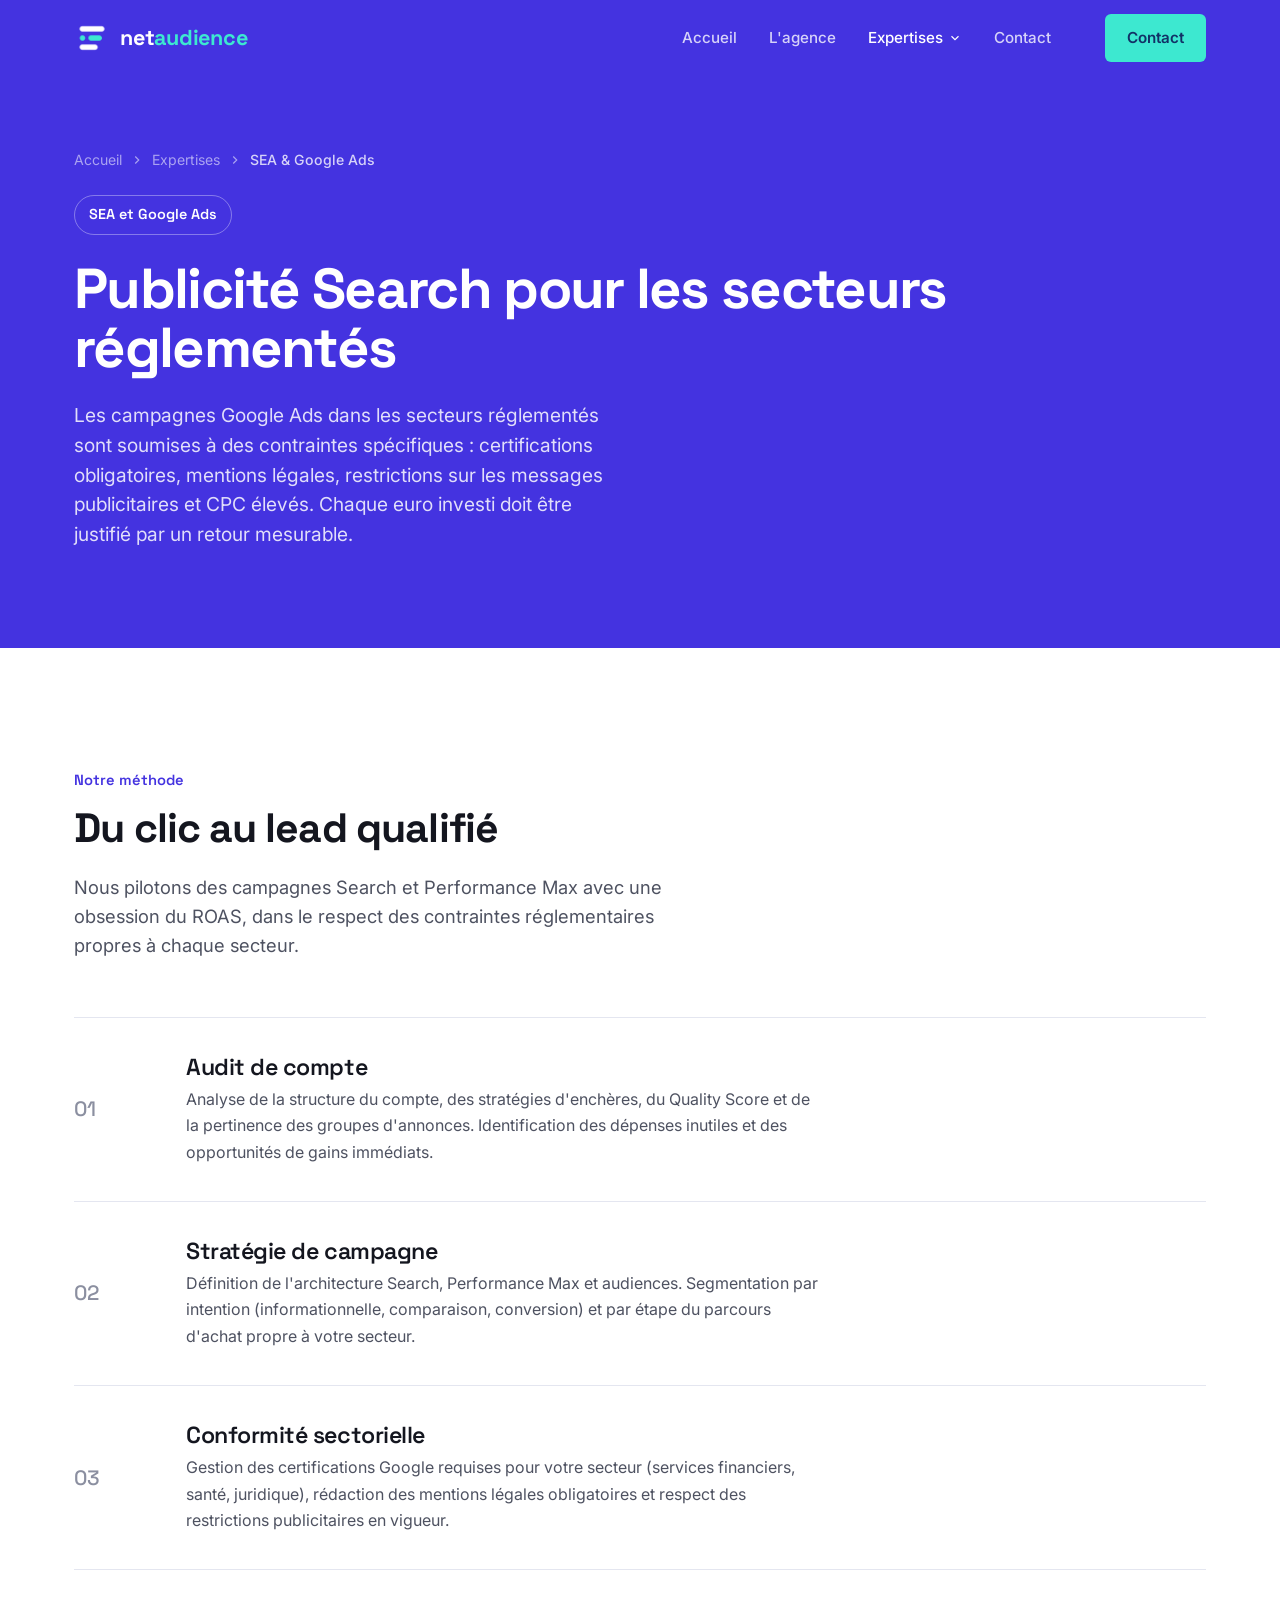
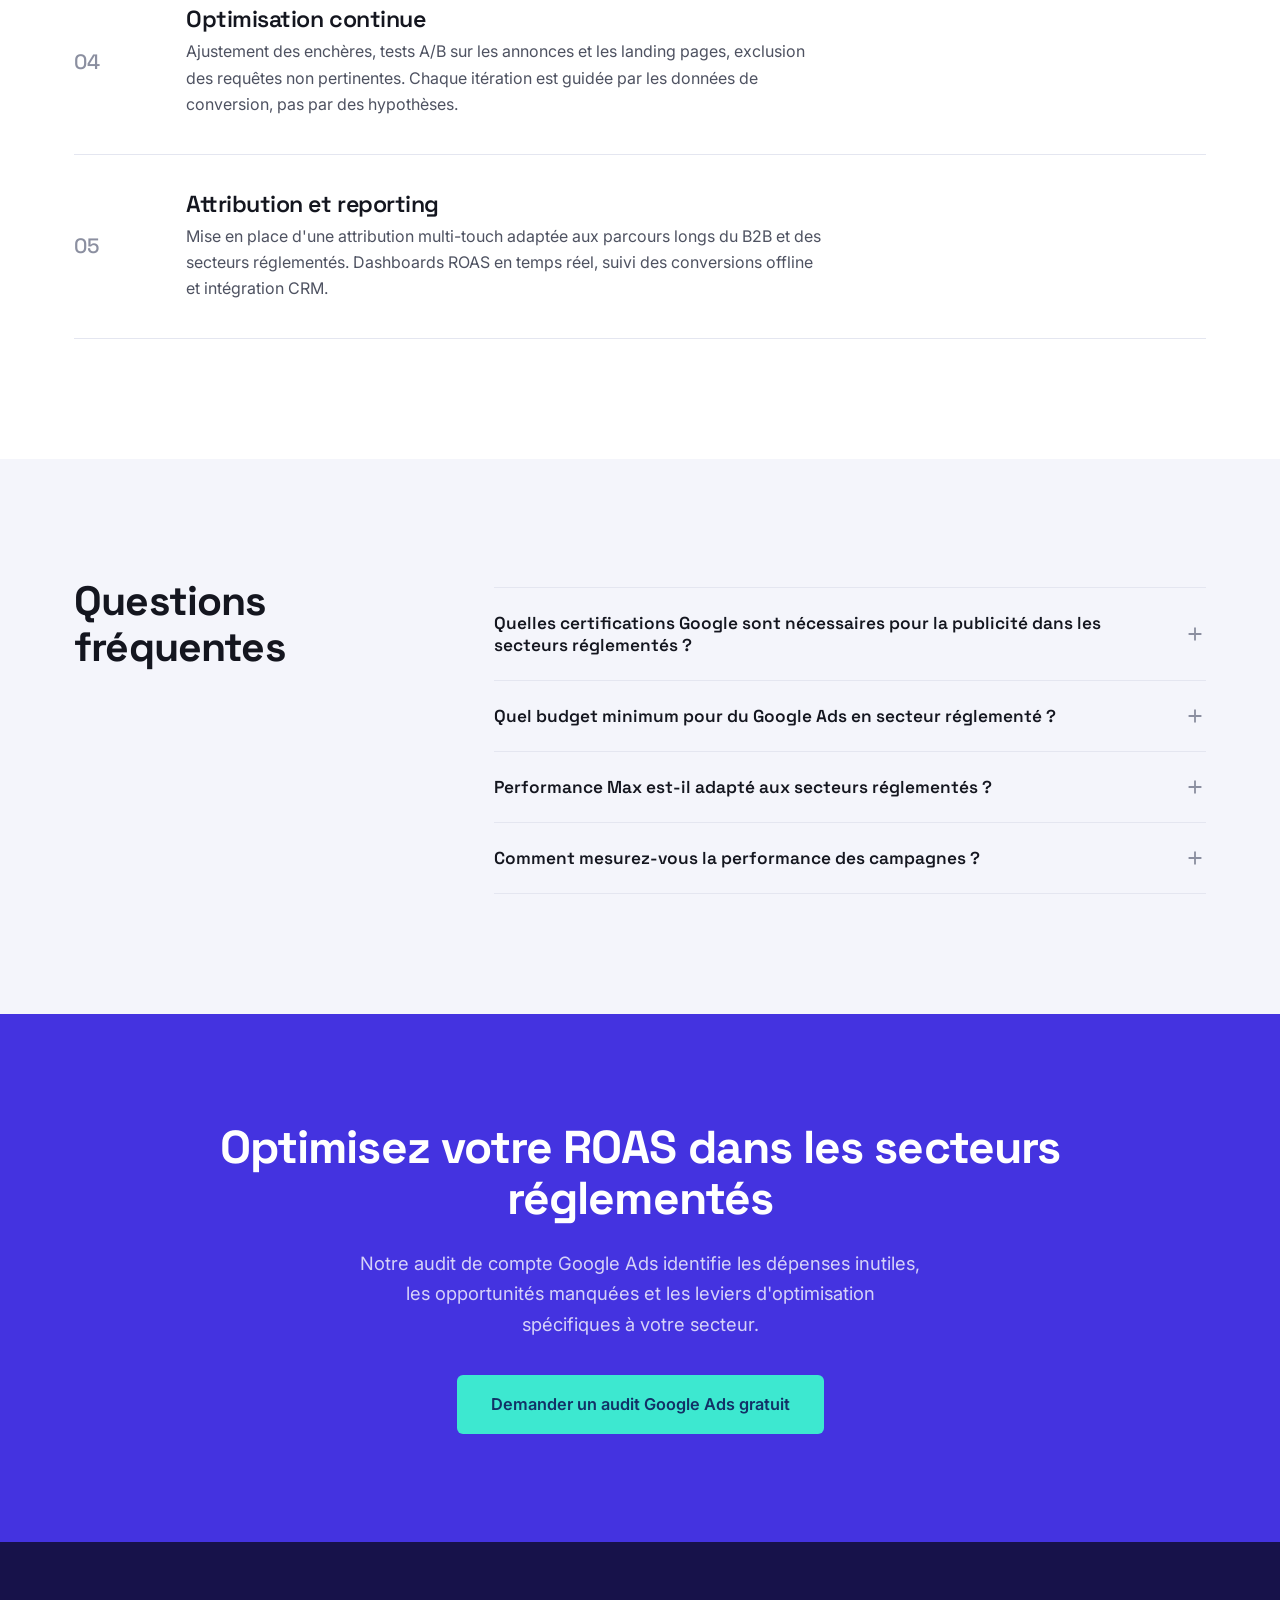
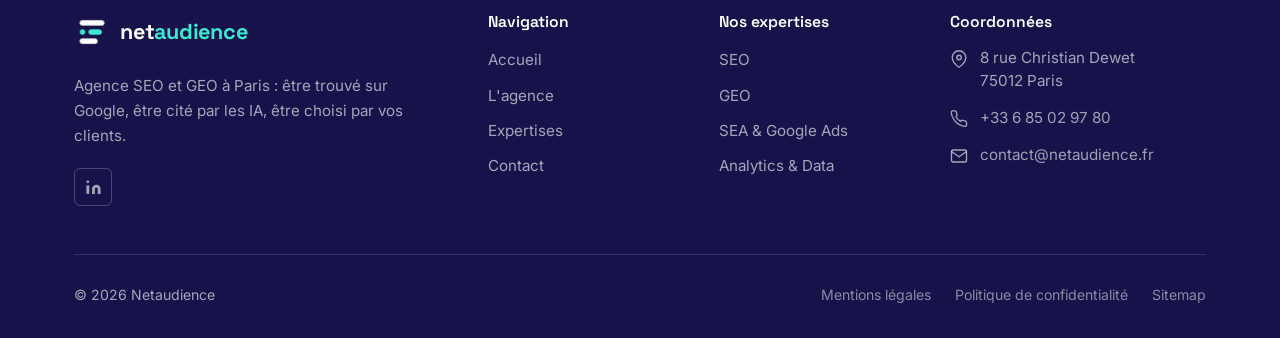
<file: expertises/sea.html>
<!DOCTYPE html>
<html lang="fr">
<head>
  <!-- Google Tag Manager -->
  <script>(function(w,d,s,l,i){w[l]=w[l]||[];w[l].push({'gtm.start':new Date().getTime(),event:'gtm.js'});var f=d.getElementsByTagName(s)[0],j=d.createElement(s),dl=l!='dataLayer'?'&l='+l:'';j.async=true;j.src='https://www.googletagmanager.com/gtm.js?id='+i+dl;f.parentNode.insertBefore(j,f);})(window,document,'script','dataLayer','GTM-WTXNT2K');</script>
  <!-- End Google Tag Manager -->
  <meta charset="UTF-8">
  <meta name="viewport" content="width=device-width, initial-scale=1.0">
  <title>SEA et Google Ads pour les secteurs réglementés | Netaudience</title>
  <meta name="description" content="Campagnes Google Ads spécialisées : Search, Performance Max, certifications sectorielles. ROAS optimisé.">
  <meta name="robots" content="index, follow">
  <link rel="canonical" href="https://netaudience.fr/expertises/sea.html">
  <link rel="icon" href="../favicon.svg" type="image/svg+xml">
  <link rel="icon" type="image/png" sizes="32x32" href="../favicon-32.png">
  <link rel="preconnect" href="https://fonts.googleapis.com">
  <link rel="preconnect" href="https://fonts.gstatic.com" crossorigin>
  <link href="https://fonts.googleapis.com/css2?family=Space+Grotesk:wght@500;600;700&family=Inter:wght@400;500;600;700&display=swap" rel="stylesheet">
  <link rel="stylesheet" href="../css/style.css?v=2">
  <link rel="stylesheet" href="../css/animations.css">
  <script type="application/ld+json">
  {
    "@context": "https://schema.org",
    "@type": "Service",
    "name": "SEA et Google Ads pour les secteurs réglementés",
    "description": "Campagnes Google Ads spécialisées : Search, Performance Max, certifications sectorielles. ROAS optimisé.",
    "provider": {
      "@type": "Organization",
      "name": "Netaudience",
      "url": "https://netaudience.fr"
    },
    "areaServed": "FR",
    "url": "https://netaudience.fr/expertises/sea.html"
  }
  </script>
  <script type="application/ld+json">
  {
    "@context": "https://schema.org",
    "@type": "FAQPage",
    "mainEntity": [
      {
        "@type": "Question",
        "name": "Quelles certifications Google sont nécessaires pour la publicité dans les secteurs réglementés ?",
        "acceptedAnswer": {
          "@type": "Answer",
          "text": "Google impose des certifications spécifiques pour diffuser des annonces dans certains secteurs : services financiers, assurances, santé, pharmacie, juridique. Ces certifications vérifient la conformité de l'annonceur avec les réglementations locales. Sans elles, les campagnes sont refusées ou limitées. Nous gérons l'obtention et le renouvellement de ces certifications dans le cadre de nos prestations."
        }
      },
      {
        "@type": "Question",
        "name": "Quel budget minimum pour du Google Ads en secteur réglementé ?",
        "acceptedAnswer": {
          "@type": "Answer",
          "text": "Les CPC dans les secteurs réglementés sont parmi les plus élevés du marché (souvent entre 3 et 15 euros par clic pour les requêtes transactionnelles). Le budget minimum dépend du nombre de requêtes ciblées, de la zone géographique et de la concurrence. Nous définissons ensemble un budget réaliste lors du premier échange, avec une projection de ROAS basée sur les données du marché."
        }
      },
      {
        "@type": "Question",
        "name": "Performance Max est-il adapté aux secteurs réglementés ?",
        "acceptedAnswer": {
          "@type": "Answer",
          "text": "Performance Max peut être efficace dans les secteurs réglementés, à condition d'un paramétrage rigoureux : exclusion des audiences non pertinentes, contrôle des assets créatifs pour respecter les mentions légales, et surveillance des emplacements de diffusion. Nous combinons PMax avec des campagnes Search classiques pour garder un contrôle fin sur les requêtes et les messages."
        }
      },
      {
        "@type": "Question",
        "name": "Comment mesurez-vous la performance des campagnes ?",
        "acceptedAnswer": {
          "@type": "Answer",
          "text": "Nous mettons en place un suivi multi-touch qui va au-delà du dernier clic : attribution data-driven, suivi des conversions offline (appels, rendez-vous), intégration CRM pour mesurer la qualité des leads générés. Les dashboards de reporting sont actualisés en temps réel et incluent le ROAS, le coût par lead qualifié et le taux de conversion par campagne."
        }
      }
    ]
  }
  </script>
</head>
<body>
  <!-- Google Tag Manager (noscript) -->
  <noscript><iframe src="https://www.googletagmanager.com/ns.html?id=GTM-WTXNT2K" height="0" width="0" style="display:none;visibility:hidden"></iframe></noscript>
  <!-- End Google Tag Manager (noscript) -->

<header class="site-header" role="banner">
  <div class="header-inner">
    <a href="/" class="logo" aria-label="Netaudience, accueil">
      <img src="../img/logo-netaudience-icon-80.png" srcset="../img/logo-netaudience-icon-80.png 1x, ../img/logo-netaudience-icon-160.png 2x" alt="" class="logo-img" width="36" height="36"><span class="logo-text">net<span>audience</span></span>
    </a>
    <nav class="main-nav" role="navigation" aria-label="Navigation principale">
      <div class="nav-item"><a href="/" class="nav-link">Accueil</a></div>
      <div class="nav-item"><a href="../agence.html" class="nav-link">L'agence</a></div>
      <div class="nav-item">
        <a href="../expertises.html" class="nav-link active" aria-haspopup="true">Expertises <svg viewBox="0 0 24 24" fill="none" stroke="currentColor" stroke-width="2" aria-hidden="true"><path d="m6 9 6 6 6-6"/></svg></a>
        <div class="dropdown" role="menu">
          <a href="../expertises/seo.html" role="menuitem">SEO</a>
          <a href="../expertises/geo.html" role="menuitem">GEO</a>
          <a href="../expertises/sea.html" role="menuitem">SEA &amp; Google Ads</a>
          <a href="../expertises/analytics.html" role="menuitem">Analytics &amp; Data</a>
        </div>
      </div>
      <div class="nav-item"><a href="../contact.html" class="nav-link">Contact</a></div>
    </nav>
    <a href="../contact.html" class="nav-cta">Contact</a>
    <button class="hamburger" aria-label="Ouvrir le menu" aria-expanded="false"><span></span><span></span><span></span></button>
  </div>
</header>
<nav class="mobile-nav" aria-label="Navigation mobile">
  <a href="/">Accueil</a>
  <a href="../agence.html">L'agence</a>
  <a href="../expertises.html">Expertises</a>
  <a href="../expertises/seo.html" style="padding-left:28px;font-size:.875rem;">SEO</a>
  <a href="../expertises/geo.html" style="padding-left:28px;font-size:.875rem;">GEO</a>
  <a href="../expertises/sea.html" style="padding-left:28px;font-size:.875rem;">SEA &amp; Google Ads</a>
  <a href="../expertises/analytics.html" style="padding-left:28px;font-size:.875rem;">Analytics &amp; Data</a>
  <a href="../contact.html">Contact</a>
  <a href="../contact.html" class="mobile-nav-cta">Nous contacter</a>
</nav>

<main>

<!-- HERO -->
<section class="hero hero--short" aria-labelledby="sea-title">
  <div class="container">
    <nav class="breadcrumb" aria-label="Fil d'Ariane">
      <a href="/">Accueil</a>
      <svg viewBox="0 0 24 24" fill="none" stroke="currentColor" stroke-width="2" aria-hidden="true"><path d="m9 18 6-6-6-6"/></svg>
      <a href="../expertises.html">Expertises</a>
      <svg viewBox="0 0 24 24" fill="none" stroke="currentColor" stroke-width="2" aria-hidden="true"><path d="m9 18 6-6-6-6"/></svg>
      <span>SEA &amp; Google Ads</span>
    </nav>
    <span class="hero-eyebrow">SEA et Google Ads</span>
    <h1 id="sea-title">Publicité Search pour les secteurs réglementés</h1>
    <p class="hero-subtitle">Les campagnes Google Ads dans les secteurs réglementés sont soumises à des contraintes spécifiques : certifications obligatoires, mentions légales, restrictions sur les messages publicitaires et CPC élevés. Chaque euro investi doit être justifié par un retour mesurable.</p>
  </div>
</section>

<!-- METHODE -->
<section class="section" aria-labelledby="methode-sea-title">
  <div class="container">
    <span class="section-eyebrow">Notre méthode</span>
    <h2 id="methode-sea-title" class="section-title">Du clic au lead qualifié</h2>
    <p class="section-intro">Nous pilotons des campagnes Search et Performance Max avec une obsession du ROAS, dans le respect des contraintes réglementaires propres à chaque secteur.</p>
    <div class="expertise-list">
      <div class="expertise-item reveal">
        <span class="expertise-num">01</span>
        <div class="expertise-body">
          <h3>Audit de compte</h3>
          <p>Analyse de la structure du compte, des stratégies d'enchères, du Quality Score et de la pertinence des groupes d'annonces. Identification des dépenses inutiles et des opportunités de gains immédiats.</p>
        </div>
      </div>
      <div class="expertise-item reveal">
        <span class="expertise-num">02</span>
        <div class="expertise-body">
          <h3>Stratégie de campagne</h3>
          <p>Définition de l'architecture Search, Performance Max et audiences. Segmentation par intention (informationnelle, comparaison, conversion) et par étape du parcours d'achat propre à votre secteur.</p>
        </div>
      </div>
      <div class="expertise-item reveal">
        <span class="expertise-num">03</span>
        <div class="expertise-body">
          <h3>Conformité sectorielle</h3>
          <p>Gestion des certifications Google requises pour votre secteur (services financiers, santé, juridique), rédaction des mentions légales obligatoires et respect des restrictions publicitaires en vigueur.</p>
        </div>
      </div>
      <div class="expertise-item reveal">
        <span class="expertise-num">04</span>
        <div class="expertise-body">
          <h3>Optimisation continue</h3>
          <p>Ajustement des enchères, tests A/B sur les annonces et les landing pages, exclusion des requêtes non pertinentes. Chaque itération est guidée par les données de conversion, pas par des hypothèses.</p>
        </div>
      </div>
      <div class="expertise-item reveal">
        <span class="expertise-num">05</span>
        <div class="expertise-body">
          <h3>Attribution et reporting</h3>
          <p>Mise en place d'une attribution multi-touch adaptée aux parcours longs du B2B et des secteurs réglementés. Dashboards ROAS en temps réel, suivi des conversions offline et intégration CRM.</p>
        </div>
      </div>
    </div>
  </div>
</section>

<!-- FAQ -->
<section class="section section--alt" aria-labelledby="faq-sea-title">
  <div class="container">
    <h2 id="faq-sea-title" class="section-title">Questions fréquentes</h2>
    <div class="faq-list">
      <div class="faq-item">
        <button class="faq-question" aria-expanded="false" aria-controls="faq-sea-1">
          Quelles certifications Google sont nécessaires pour la publicité dans les secteurs réglementés ?
          <span class="faq-icon"><svg viewBox="0 0 24 24" fill="none" stroke="currentColor" stroke-width="2" aria-hidden="true"><path d="M12 5v14M5 12h14"/></svg></span>
        </button>
        <div class="faq-answer" id="faq-sea-1">
          <div class="faq-answer-inner">
            <p>Google impose des certifications spécifiques pour diffuser des annonces dans certains secteurs : services financiers, assurances, santé, pharmacie, juridique. Ces certifications vérifient la conformité de l'annonceur avec les réglementations locales. Sans elles, les campagnes sont refusées ou limitées. Nous gérons l'obtention et le renouvellement de ces certifications dans le cadre de nos prestations.</p>
          </div>
        </div>
      </div>
      <div class="faq-item">
        <button class="faq-question" aria-expanded="false" aria-controls="faq-sea-2">
          Quel budget minimum pour du Google Ads en secteur réglementé ?
          <span class="faq-icon"><svg viewBox="0 0 24 24" fill="none" stroke="currentColor" stroke-width="2" aria-hidden="true"><path d="M12 5v14M5 12h14"/></svg></span>
        </button>
        <div class="faq-answer" id="faq-sea-2">
          <div class="faq-answer-inner">
            <p>Les CPC dans les secteurs réglementés sont parmi les plus élevés du marché (souvent entre 3 et 15 euros par clic pour les requêtes transactionnelles). Le budget minimum dépend du nombre de requêtes ciblées, de la zone géographique et de la concurrence. Nous définissons ensemble un budget réaliste lors du premier échange, avec une projection de ROAS basée sur les données du marché.</p>
          </div>
        </div>
      </div>
      <div class="faq-item">
        <button class="faq-question" aria-expanded="false" aria-controls="faq-sea-3">
          Performance Max est-il adapté aux secteurs réglementés ?
          <span class="faq-icon"><svg viewBox="0 0 24 24" fill="none" stroke="currentColor" stroke-width="2" aria-hidden="true"><path d="M12 5v14M5 12h14"/></svg></span>
        </button>
        <div class="faq-answer" id="faq-sea-3">
          <div class="faq-answer-inner">
            <p>Performance Max peut être efficace dans les secteurs réglementés, à condition d'un paramétrage rigoureux : exclusion des audiences non pertinentes, contrôle des assets créatifs pour respecter les mentions légales, et surveillance des emplacements de diffusion. Nous combinons PMax avec des campagnes Search classiques pour garder un contrôle fin sur les requêtes et les messages.</p>
          </div>
        </div>
      </div>
      <div class="faq-item">
        <button class="faq-question" aria-expanded="false" aria-controls="faq-sea-4">
          Comment mesurez-vous la performance des campagnes ?
          <span class="faq-icon"><svg viewBox="0 0 24 24" fill="none" stroke="currentColor" stroke-width="2" aria-hidden="true"><path d="M12 5v14M5 12h14"/></svg></span>
        </button>
        <div class="faq-answer" id="faq-sea-4">
          <div class="faq-answer-inner">
            <p>Nous mettons en place un suivi multi-touch qui va au-delà du dernier clic : attribution data-driven, suivi des conversions offline (appels, rendez-vous), intégration CRM pour mesurer la qualité des leads générés. Les dashboards de reporting sont actualisés en temps réel et incluent le ROAS, le coût par lead qualifié et le taux de conversion par campagne.</p>
          </div>
        </div>
      </div>
    </div>
  </div>
</section>

<!-- CTA -->
<section class="cta-band" aria-labelledby="cta-sea-title">
  <div class="container">
    <div class="reveal">
      <h2 id="cta-sea-title">Optimisez votre ROAS dans les secteurs réglementés</h2>
      <p>Notre audit de compte Google Ads identifie les dépenses inutiles, les opportunités manquées et les leviers d'optimisation spécifiques à votre secteur.</p>
      <a href="../contact.html" class="btn btn-white">Demander un audit Google Ads gratuit</a>
    </div>
  </div>
</section>

</main>

<footer class="site-footer" role="contentinfo">
  <div class="container">
    <div class="footer-grid">
      <div class="footer-brand">
        <a href="/" class="logo" aria-label="Netaudience"><img src="../img/logo-netaudience-icon-80.png" srcset="../img/logo-netaudience-icon-80.png 1x, ../img/logo-netaudience-icon-160.png 2x" alt="" class="logo-img" width="36" height="36"><span class="logo-text">net<span>audience</span></span></a>
        <p style="margin-top:16px;">Agence SEO et GEO à Paris : être trouvé sur Google, être cité par les IA, être choisi par vos clients.</p>
        <div class="footer-social" aria-label="Réseaux sociaux">
          <a href="https://www.linkedin.com/company/netaudience" class="footer-social-link" target="_blank" rel="noopener" aria-label="LinkedIn Netaudience"><svg viewBox="0 0 24 24" fill="currentColor" aria-hidden="true"><path d="M16 8a6 6 0 0 1 6 6v7h-4v-7a2 2 0 0 0-2-2 2 2 0 0 0-2 2v7h-4v-7a6 6 0 0 1 6-6z"/><rect x="2" y="9" width="4" height="12"/><circle cx="4" cy="4" r="2"/></svg></a>
          
        </div>
      </div>
      <div class="footer-col"><h4>Navigation</h4><ul class="footer-links"><li><a href="/">Accueil</a></li><li><a href="../agence.html">L'agence</a></li><li><a href="../expertises.html">Expertises</a></li><li><a href="../contact.html">Contact</a></li></ul></div>
      <div class="footer-col"><h4>Nos expertises</h4><ul class="footer-links"><li><a href="../expertises/seo.html">SEO</a></li><li><a href="../expertises/geo.html">GEO</a></li><li><a href="../expertises/sea.html">SEA &amp; Google Ads</a></li><li><a href="../expertises/analytics.html">Analytics &amp; Data</a></li></ul></div>
      <div class="footer-col"><h4>Coordonnées</h4>
        <div class="footer-contact-item"><svg viewBox="0 0 24 24" fill="none" stroke="currentColor" stroke-width="1.8" aria-hidden="true"><path d="M21 10c0 7-9 13-9 13s-9-6-9-13a9 9 0 0 1 18 0z"/><circle cx="12" cy="10" r="3"/></svg><span>8 rue Christian Dewet<br>75012 Paris</span></div>
        <div class="footer-contact-item"><svg viewBox="0 0 24 24" fill="none" stroke="currentColor" stroke-width="1.8" aria-hidden="true"><path d="M22 16.92v3a2 2 0 0 1-2.18 2 19.79 19.79 0 0 1-8.63-3.07A19.5 19.5 0 0 1 4.69 12 19.79 19.79 0 0 1 1.61 3.36a2 2 0 0 1 1.99-2.18h3a2 2 0 0 1 2 1.72c.127.96.361 1.903.7 2.81a2 2 0 0 1-.45 2.11L7.91 8.96a16 16 0 0 0 6.13 6.13l.86-.86a2 2 0 0 1 2.11-.45c.907.339 1.85.573 2.81.7A2 2 0 0 1 22 16.92z"/></svg><span><a href="tel:+33685029780" style="color:rgba(255,255,255,.6);">+33 6 85 02 97 80</a></span></div>
        <div class="footer-contact-item"><svg viewBox="0 0 24 24" fill="none" stroke="currentColor" stroke-width="1.8" aria-hidden="true"><path d="M4 4h16c1.1 0 2 .9 2 2v12c0 1.1-.9 2-2 2H4c-1.1 0-2-.9-2-2V6c0-1.1.9-2 2-2z"/><polyline points="22,6 12,13 2,6"/></svg><span><a href="mailto:contact@netaudience.fr" style="color:rgba(255,255,255,.6);">contact@netaudience.fr</a></span></div>
      </div>
    </div>
  </div>
  <div class="container">
    <div class="footer-bottom">
      <p>&copy; <span class="current-year"></span> Netaudience</p>
      <div class="footer-bottom-links"><a href="../mentions-legales.html">Mentions légales</a><a href="../politique-confidentialite.html">Politique de confidentialité</a><a href="../sitemap.xml">Sitemap</a></div>
    </div>
  </div>
</footer>
<script src="../js/main.js?v=5"></script>
</body>
</html>
</file>
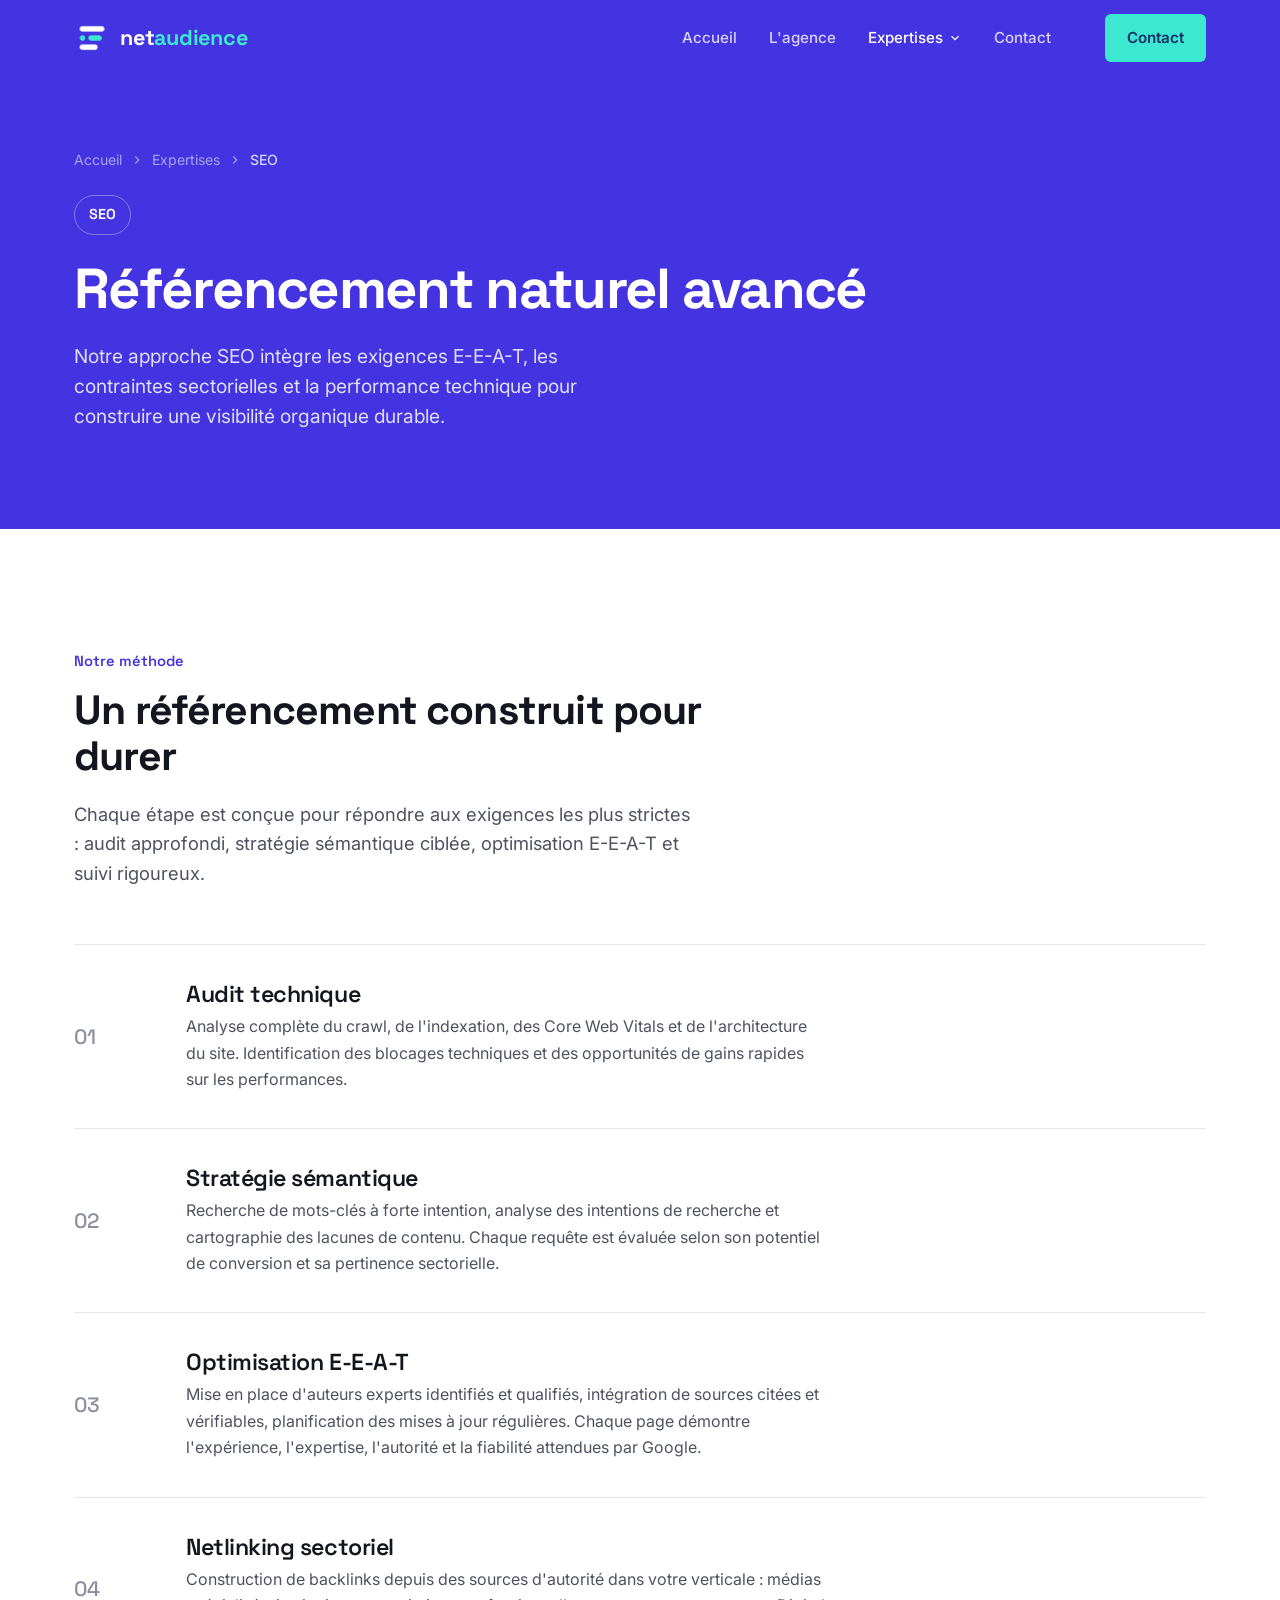
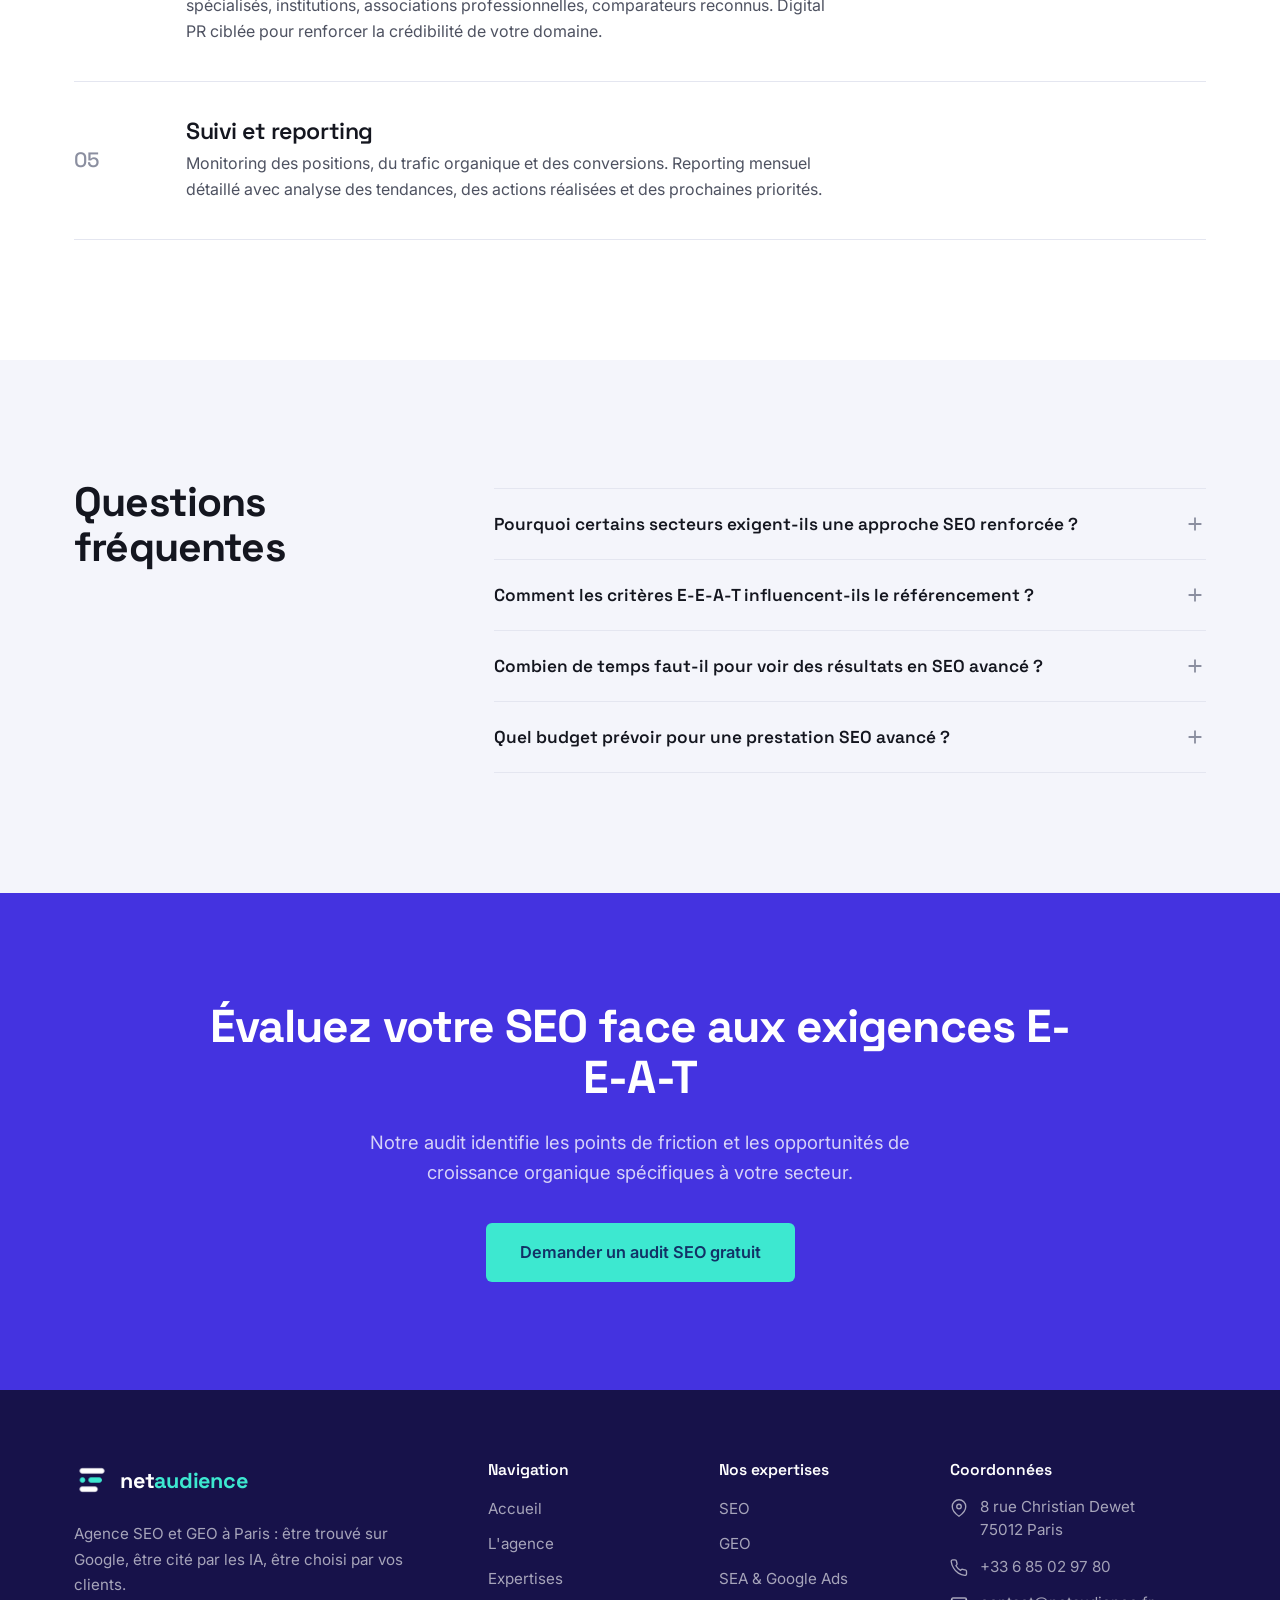
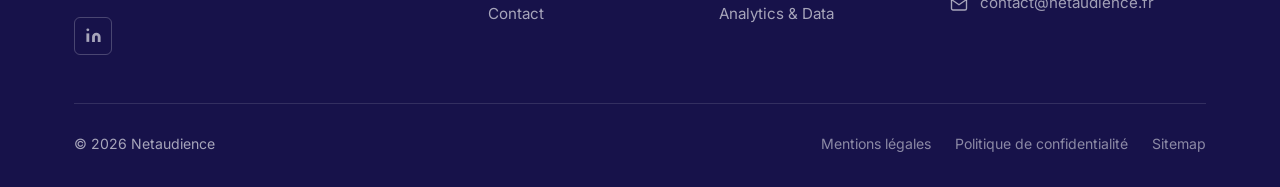
<file: expertises/seo.html>
<!DOCTYPE html>
<html lang="fr">
<head>
  <!-- Google Tag Manager -->
  <script>(function(w,d,s,l,i){w[l]=w[l]||[];w[l].push({'gtm.start':new Date().getTime(),event:'gtm.js'});var f=d.getElementsByTagName(s)[0],j=d.createElement(s),dl=l!='dataLayer'?'&l='+l:'';j.async=true;j.src='https://www.googletagmanager.com/gtm.js?id='+i+dl;f.parentNode.insertBefore(j,f);})(window,document,'script','dataLayer','GTM-WTXNT2K');</script>
  <!-- End Google Tag Manager -->
  <meta charset="UTF-8">
  <meta name="viewport" content="width=device-width, initial-scale=1.0">
  <title>SEO : référencement naturel avancé | Netaudience</title>
  <meta name="description" content="Référencement naturel avancé : audit technique, stratégie sémantique E-E-A-T, netlinking sectoriel et Core Web Vitals.">
  <meta name="robots" content="index, follow">
  <link rel="canonical" href="https://netaudience.fr/expertises/seo.html">
  <link rel="icon" href="../favicon.svg" type="image/svg+xml">
  <link rel="icon" type="image/png" sizes="32x32" href="../favicon-32.png">
  <link rel="preconnect" href="https://fonts.googleapis.com">
  <link rel="preconnect" href="https://fonts.gstatic.com" crossorigin>
  <link href="https://fonts.googleapis.com/css2?family=Space+Grotesk:wght@500;600;700&family=Inter:wght@400;500;600;700&display=swap" rel="stylesheet">
  <link rel="stylesheet" href="../css/style.css?v=2">
  <link rel="stylesheet" href="../css/animations.css">
  <script type="application/ld+json">
  {
    "@context": "https://schema.org",
    "@type": "Service",
    "name": "SEO : référencement naturel avancé",
    "description": "Référencement naturel avancé : audit technique, stratégie sémantique E-E-A-T, netlinking sectoriel et Core Web Vitals.",
    "provider": {
      "@type": "Organization",
      "name": "Netaudience",
      "url": "https://netaudience.fr"
    },
    "areaServed": "FR",
    "url": "https://netaudience.fr/expertises/seo.html"
  }
  </script>
  <script type="application/ld+json">
  {
    "@context": "https://schema.org",
    "@type": "FAQPage",
    "mainEntity": [
      {
        "@type": "Question",
        "name": "Pourquoi certains secteurs exigent-ils une approche SEO renforcée ?",
        "acceptedAnswer": {
          "@type": "Answer",
          "text": "Certains secteurs dont les contenus peuvent impacter la santé, les finances ou la sécurité des utilisateurs sont soumis à des critères de qualité renforcés de la part de Google (E-E-A-T) et à une évaluation plus stricte. Un contenu non sourcé ou rédigé sans expertise vérifiable est pénalisé bien plus durement que dans d'autres secteurs."
        }
      },
      {
        "@type": "Question",
        "name": "Comment les critères E-E-A-T influencent-ils le référencement ?",
        "acceptedAnswer": {
          "@type": "Answer",
          "text": "E-E-A-T signifie Expérience, Expertise, Autorité et Fiabilité (Trustworthiness). Google évalue chaque page sensible sur ces quatre dimensions. Concrètement, cela implique des auteurs identifiés et qualifiés, des sources citées et vérifiables, des mises à jour régulières, des backlinks depuis des sites d'autorité dans votre secteur, et des signaux de confiance techniques (HTTPS, mentions légales, données structurées)."
        }
      },
      {
        "@type": "Question",
        "name": "Combien de temps faut-il pour voir des résultats en SEO avancé ?",
        "acceptedAnswer": {
          "@type": "Answer",
          "text": "Les premiers gains techniques (indexation, Core Web Vitals) sont visibles en 4 à 8 semaines. Les résultats sur le positionnement sémantique apparaissent généralement entre 3 et 6 mois. Les secteurs concurrentiels nécessitent une stratégie complète (contenu, netlinking, E-E-A-T) qui produit ses pleins effets entre 6 et 12 mois, avec un suivi mensuel pour ajuster les priorités."
        }
      },
      {
        "@type": "Question",
        "name": "Quel budget prévoir pour une prestation SEO avancé ?",
        "acceptedAnswer": {
          "@type": "Answer",
          "text": "Le budget dépend de la taille du site, du niveau de concurrence sectorielle et des objectifs fixés. Nous proposons un premier échange gratuit pour évaluer vos besoins et définir un périmètre réaliste. Chaque prestation est construite sur mesure avec des livrables et des indicateurs de performance définis en amont."
        }
      }
    ]
  }
  </script>
</head>
<body>
  <!-- Google Tag Manager (noscript) -->
  <noscript><iframe src="https://www.googletagmanager.com/ns.html?id=GTM-WTXNT2K" height="0" width="0" style="display:none;visibility:hidden"></iframe></noscript>
  <!-- End Google Tag Manager (noscript) -->

<header class="site-header" role="banner">
  <div class="header-inner">
    <a href="/" class="logo" aria-label="Netaudience, accueil">
      <img src="../img/logo-netaudience-icon-80.png" srcset="../img/logo-netaudience-icon-80.png 1x, ../img/logo-netaudience-icon-160.png 2x" alt="" class="logo-img" width="36" height="36"><span class="logo-text">net<span>audience</span></span>
    </a>
    <nav class="main-nav" role="navigation" aria-label="Navigation principale">
      <div class="nav-item"><a href="/" class="nav-link">Accueil</a></div>
      <div class="nav-item"><a href="../agence.html" class="nav-link">L'agence</a></div>
      <div class="nav-item">
        <a href="../expertises.html" class="nav-link active" aria-haspopup="true">Expertises <svg viewBox="0 0 24 24" fill="none" stroke="currentColor" stroke-width="2" aria-hidden="true"><path d="m6 9 6 6 6-6"/></svg></a>
        <div class="dropdown" role="menu">
          <a href="../expertises/seo.html" role="menuitem">SEO</a>
          <a href="../expertises/geo.html" role="menuitem">GEO</a>
          <a href="../expertises/sea.html" role="menuitem">SEA &amp; Google Ads</a>
          <a href="../expertises/analytics.html" role="menuitem">Analytics &amp; Data</a>
        </div>
      </div>
      <div class="nav-item"><a href="../contact.html" class="nav-link">Contact</a></div>
    </nav>
    <a href="../contact.html" class="nav-cta">Contact</a>
    <button class="hamburger" aria-label="Ouvrir le menu" aria-expanded="false"><span></span><span></span><span></span></button>
  </div>
</header>
<nav class="mobile-nav" aria-label="Navigation mobile">
  <a href="/">Accueil</a>
  <a href="../agence.html">L'agence</a>
  <a href="../expertises.html">Expertises</a>
  <a href="../expertises/seo.html" style="padding-left:28px;font-size:.875rem;">SEO</a>
  <a href="../expertises/geo.html" style="padding-left:28px;font-size:.875rem;">GEO</a>
  <a href="../expertises/sea.html" style="padding-left:28px;font-size:.875rem;">SEA &amp; Google Ads</a>
  <a href="../expertises/analytics.html" style="padding-left:28px;font-size:.875rem;">Analytics &amp; Data</a>
  <a href="../contact.html">Contact</a>
  <a href="../contact.html" class="mobile-nav-cta">Nous contacter</a>
</nav>

<main>

<!-- HERO -->
<section class="hero hero--short" aria-labelledby="seo-title">
  <div class="container">
    <nav class="breadcrumb" aria-label="Fil d'Ariane">
      <a href="/">Accueil</a>
      <svg viewBox="0 0 24 24" fill="none" stroke="currentColor" stroke-width="2" aria-hidden="true"><path d="m9 18 6-6-6-6"/></svg>
      <a href="../expertises.html">Expertises</a>
      <svg viewBox="0 0 24 24" fill="none" stroke="currentColor" stroke-width="2" aria-hidden="true"><path d="m9 18 6-6-6-6"/></svg>
      <span>SEO</span>
    </nav>
    <span class="hero-eyebrow">SEO</span>
    <h1 id="seo-title">Référencement naturel avancé</h1>
    <p class="hero-subtitle">Notre approche SEO intègre les exigences E-E-A-T, les contraintes sectorielles et la performance technique pour construire une visibilité organique durable.</p>
  </div>
</section>

<!-- METHODE -->
<section class="section" aria-labelledby="methode-seo-title">
  <div class="container">
    <span class="section-eyebrow">Notre méthode</span>
    <h2 id="methode-seo-title" class="section-title">Un référencement construit pour durer</h2>
    <p class="section-intro">Chaque étape est conçue pour répondre aux exigences les plus strictes : audit approfondi, stratégie sémantique ciblée, optimisation E-E-A-T et suivi rigoureux.</p>
    <div class="expertise-list">
      <div class="expertise-item reveal">
        <span class="expertise-num">01</span>
        <div class="expertise-body">
          <h3>Audit technique</h3>
          <p>Analyse complète du crawl, de l'indexation, des Core Web Vitals et de l'architecture du site. Identification des blocages techniques et des opportunités de gains rapides sur les performances.</p>
        </div>
      </div>
      <div class="expertise-item reveal">
        <span class="expertise-num">02</span>
        <div class="expertise-body">
          <h3>Stratégie sémantique</h3>
          <p>Recherche de mots-clés à forte intention, analyse des intentions de recherche et cartographie des lacunes de contenu. Chaque requête est évaluée selon son potentiel de conversion et sa pertinence sectorielle.</p>
        </div>
      </div>
      <div class="expertise-item reveal">
        <span class="expertise-num">03</span>
        <div class="expertise-body">
          <h3>Optimisation E-E-A-T</h3>
          <p>Mise en place d'auteurs experts identifiés et qualifiés, intégration de sources citées et vérifiables, planification des mises à jour régulières. Chaque page démontre l'expérience, l'expertise, l'autorité et la fiabilité attendues par Google.</p>
        </div>
      </div>
      <div class="expertise-item reveal">
        <span class="expertise-num">04</span>
        <div class="expertise-body">
          <h3>Netlinking sectoriel</h3>
          <p>Construction de backlinks depuis des sources d'autorité dans votre verticale : médias spécialisés, institutions, associations professionnelles, comparateurs reconnus. Digital PR ciblée pour renforcer la crédibilité de votre domaine.</p>
        </div>
      </div>
      <div class="expertise-item reveal">
        <span class="expertise-num">05</span>
        <div class="expertise-body">
          <h3>Suivi et reporting</h3>
          <p>Monitoring des positions, du trafic organique et des conversions. Reporting mensuel détaillé avec analyse des tendances, des actions réalisées et des prochaines priorités.</p>
        </div>
      </div>
    </div>
  </div>
</section>

<!-- FAQ -->
<section class="section section--alt" aria-labelledby="faq-seo-title">
  <div class="container">
    <h2 id="faq-seo-title" class="section-title">Questions fréquentes</h2>
    <div class="faq-list">
      <div class="faq-item">
        <button class="faq-question" aria-expanded="false" aria-controls="faq-seo-1">
          Pourquoi certains secteurs exigent-ils une approche SEO renforcée ?
          <span class="faq-icon"><svg viewBox="0 0 24 24" fill="none" stroke="currentColor" stroke-width="2" aria-hidden="true"><path d="M12 5v14M5 12h14"/></svg></span>
        </button>
        <div class="faq-answer" id="faq-seo-1">
          <div class="faq-answer-inner">
            <p>Certains secteurs dont les contenus peuvent impacter la santé, les finances ou la sécurité des utilisateurs sont soumis à des critères de qualité renforcés de la part de Google (E-E-A-T) et à une évaluation plus stricte. Un contenu non sourcé ou rédigé sans expertise vérifiable est pénalisé bien plus durement que dans d'autres secteurs.</p>
          </div>
        </div>
      </div>
      <div class="faq-item">
        <button class="faq-question" aria-expanded="false" aria-controls="faq-seo-2">
          Comment les critères E-E-A-T influencent-ils le référencement ?
          <span class="faq-icon"><svg viewBox="0 0 24 24" fill="none" stroke="currentColor" stroke-width="2" aria-hidden="true"><path d="M12 5v14M5 12h14"/></svg></span>
        </button>
        <div class="faq-answer" id="faq-seo-2">
          <div class="faq-answer-inner">
            <p>E-E-A-T signifie Expérience, Expertise, Autorité et Fiabilité (Trustworthiness). Google évalue chaque page sensible sur ces quatre dimensions. Concrètement, cela implique des auteurs identifiés et qualifiés, des sources citées et vérifiables, des mises à jour régulières, des backlinks depuis des sites d'autorité dans votre secteur, et des signaux de confiance techniques (HTTPS, mentions légales, données structurées).</p>
          </div>
        </div>
      </div>
      <div class="faq-item">
        <button class="faq-question" aria-expanded="false" aria-controls="faq-seo-3">
          Combien de temps faut-il pour voir des résultats en SEO avancé ?
          <span class="faq-icon"><svg viewBox="0 0 24 24" fill="none" stroke="currentColor" stroke-width="2" aria-hidden="true"><path d="M12 5v14M5 12h14"/></svg></span>
        </button>
        <div class="faq-answer" id="faq-seo-3">
          <div class="faq-answer-inner">
            <p>Les premiers gains techniques (indexation, Core Web Vitals) sont visibles en 4 à 8 semaines. Les résultats sur le positionnement sémantique apparaissent généralement entre 3 et 6 mois. Les secteurs concurrentiels nécessitent une stratégie complète (contenu, netlinking, E-E-A-T) qui produit ses pleins effets entre 6 et 12 mois, avec un suivi mensuel pour ajuster les priorités.</p>
          </div>
        </div>
      </div>
      <div class="faq-item">
        <button class="faq-question" aria-expanded="false" aria-controls="faq-seo-4">
          Quel budget prévoir pour une prestation SEO avancé ?
          <span class="faq-icon"><svg viewBox="0 0 24 24" fill="none" stroke="currentColor" stroke-width="2" aria-hidden="true"><path d="M12 5v14M5 12h14"/></svg></span>
        </button>
        <div class="faq-answer" id="faq-seo-4">
          <div class="faq-answer-inner">
            <p>Le budget dépend de la taille du site, du niveau de concurrence sectorielle et des objectifs fixés. Nous proposons un premier échange gratuit pour évaluer vos besoins et définir un périmètre réaliste. Chaque prestation est construite sur mesure avec des livrables et des indicateurs de performance définis en amont.</p>
          </div>
        </div>
      </div>
    </div>
  </div>
</section>

<!-- CTA -->
<section class="cta-band" aria-labelledby="cta-seo-title">
  <div class="container">
    <div class="reveal">
      <h2 id="cta-seo-title">Évaluez votre SEO face aux exigences E-E-A-T</h2>
      <p>Notre audit identifie les points de friction et les opportunités de croissance organique spécifiques à votre secteur.</p>
      <a href="../contact.html" class="btn btn-white">Demander un audit SEO gratuit</a>
    </div>
  </div>
</section>

</main>

<footer class="site-footer" role="contentinfo">
  <div class="container">
    <div class="footer-grid">
      <div class="footer-brand">
        <a href="/" class="logo" aria-label="Netaudience"><img src="../img/logo-netaudience-icon-80.png" srcset="../img/logo-netaudience-icon-80.png 1x, ../img/logo-netaudience-icon-160.png 2x" alt="" class="logo-img" width="36" height="36"><span class="logo-text">net<span>audience</span></span></a>
        <p style="margin-top:16px;">Agence SEO et GEO à Paris : être trouvé sur Google, être cité par les IA, être choisi par vos clients.</p>
        <div class="footer-social" aria-label="Réseaux sociaux">
          <a href="https://www.linkedin.com/company/netaudience" class="footer-social-link" target="_blank" rel="noopener" aria-label="LinkedIn Netaudience"><svg viewBox="0 0 24 24" fill="currentColor" aria-hidden="true"><path d="M16 8a6 6 0 0 1 6 6v7h-4v-7a2 2 0 0 0-2-2 2 2 0 0 0-2 2v7h-4v-7a6 6 0 0 1 6-6z"/><rect x="2" y="9" width="4" height="12"/><circle cx="4" cy="4" r="2"/></svg></a>
          
        </div>
      </div>
      <div class="footer-col"><h4>Navigation</h4><ul class="footer-links"><li><a href="/">Accueil</a></li><li><a href="../agence.html">L'agence</a></li><li><a href="../expertises.html">Expertises</a></li><li><a href="../contact.html">Contact</a></li></ul></div>
      <div class="footer-col"><h4>Nos expertises</h4><ul class="footer-links"><li><a href="../expertises/seo.html">SEO</a></li><li><a href="../expertises/geo.html">GEO</a></li><li><a href="../expertises/sea.html">SEA &amp; Google Ads</a></li><li><a href="../expertises/analytics.html">Analytics &amp; Data</a></li></ul></div>
      <div class="footer-col"><h4>Coordonnées</h4>
        <div class="footer-contact-item"><svg viewBox="0 0 24 24" fill="none" stroke="currentColor" stroke-width="1.8" aria-hidden="true"><path d="M21 10c0 7-9 13-9 13s-9-6-9-13a9 9 0 0 1 18 0z"/><circle cx="12" cy="10" r="3"/></svg><span>8 rue Christian Dewet<br>75012 Paris</span></div>
        <div class="footer-contact-item"><svg viewBox="0 0 24 24" fill="none" stroke="currentColor" stroke-width="1.8" aria-hidden="true"><path d="M22 16.92v3a2 2 0 0 1-2.18 2 19.79 19.79 0 0 1-8.63-3.07A19.5 19.5 0 0 1 4.69 12 19.79 19.79 0 0 1 1.61 3.36a2 2 0 0 1 1.99-2.18h3a2 2 0 0 1 2 1.72c.127.96.361 1.903.7 2.81a2 2 0 0 1-.45 2.11L7.91 8.96a16 16 0 0 0 6.13 6.13l.86-.86a2 2 0 0 1 2.11-.45c.907.339 1.85.573 2.81.7A2 2 0 0 1 22 16.92z"/></svg><span><a href="tel:+33685029780" style="color:rgba(255,255,255,.6);">+33 6 85 02 97 80</a></span></div>
        <div class="footer-contact-item"><svg viewBox="0 0 24 24" fill="none" stroke="currentColor" stroke-width="1.8" aria-hidden="true"><path d="M4 4h16c1.1 0 2 .9 2 2v12c0 1.1-.9 2-2 2H4c-1.1 0-2-.9-2-2V6c0-1.1.9-2 2-2z"/><polyline points="22,6 12,13 2,6"/></svg><span><a href="mailto:contact@netaudience.fr" style="color:rgba(255,255,255,.6);">contact@netaudience.fr</a></span></div>
      </div>
    </div>
  </div>
  <div class="container">
    <div class="footer-bottom">
      <p>&copy; <span class="current-year"></span> Netaudience</p>
      <div class="footer-bottom-links"><a href="../mentions-legales.html">Mentions légales</a><a href="../politique-confidentialite.html">Politique de confidentialité</a><a href="../sitemap.xml">Sitemap</a></div>
    </div>
  </div>
</footer>
<script src="../js/main.js?v=5"></script>
</body>
</html>
</file>
<file: css/style.css>
/* ============================================================
   NETAUDIENCE — style.css v3
   Palette : indigo électrique + turquoise, corps clair.
   Typo : Space Grotesk (titres) + Inter (corps).
   ============================================================ */

:root {
  /* Couleurs */
  --indigo: #4433E0;
  --indigo-deep: #3526B8;
  --indigo-night: #17124A;
  --turquoise: #3DE8D0;
  --turquoise-deep: #22C9B2;
  --on-turquoise: #123166;
  --paper: #FFFFFF;
  --paper-alt: #F4F5FB;
  --ink: #14161F;
  --ink-soft: #4E5261;
  --ink-faint: #8B8FA0;
  --rule: #E4E6F0;
  --white: #FFFFFF;
  /* Compat : ancien nom utilisé en inline dans le footer */
  --color-blue: #3DE8D0;

  /* Typo */
  --display: "Space Grotesk", "Inter", sans-serif;
  --sans: "Inter", -apple-system, "Segoe UI", sans-serif;

  /* Layout */
  --container: 1180px;
  --gutter: 24px;
  --section-pad: 120px;
  --radius: 8px;
}

/* ---------- Reset minimal ---------- */
*, *::before, *::after { box-sizing: border-box; }
html { scroll-behavior: smooth; }
body {
  margin: 0;
  font-family: var(--sans);
  font-size: 1.0625rem;
  line-height: 1.65;
  color: var(--ink);
  background: var(--paper);
  -webkit-font-smoothing: antialiased;
}
img { max-width: 100%; display: block; }
a { color: var(--indigo); text-decoration: none; }
a:hover { text-decoration: underline; text-underline-offset: 3px; }
h1, h2, h3, h4 { font-family: var(--display); line-height: 1.12; margin: 0 0 0.5em; letter-spacing: -0.02em; }
p { margin: 0 0 1em; }
:focus-visible { outline: 2px solid var(--indigo); outline-offset: 3px; }

.container { max-width: var(--container); margin: 0 auto; padding: 0 var(--gutter); }

/* ============================================================
   HEADER — barre indigo, fusionne avec le hero
   ============================================================ */
.site-header {
  position: sticky;
  top: 0;
  z-index: 100;
  background: var(--indigo);
}
.header-inner {
  max-width: var(--container);
  margin: 0 auto;
  padding: 0 var(--gutter);
  height: 76px;
  display: flex;
  align-items: center;
  gap: 40px;
}
.logo { display: inline-flex; align-items: center; gap: 10px; }
.logo:hover { text-decoration: none; }
.logo-text {
  font-family: var(--display);
  font-weight: 700;
  font-size: 1.35rem;
  color: var(--white);
  letter-spacing: -0.01em;
}
.logo-text span { color: var(--turquoise); }

.main-nav { display: flex; gap: 4px; margin-left: auto; }
.nav-item { position: relative; }
.nav-link {
  display: inline-flex;
  align-items: center;
  gap: 5px;
  padding: 10px 14px;
  font-size: 0.95rem;
  font-weight: 500;
  color: rgba(255, 255, 255, 0.78);
  border-radius: 6px;
}
.nav-link svg { width: 14px; height: 14px; transition: transform 0.18s ease; }
.nav-link:hover, .nav-link.active { color: var(--white); text-decoration: none; }
.nav-item:hover .nav-link svg { transform: rotate(180deg); }

.dropdown {
  position: absolute;
  top: 100%;
  left: 0;
  min-width: 210px;
  background: var(--white);
  border-radius: var(--radius);
  box-shadow: 0 16px 40px rgba(23, 18, 74, 0.22);
  padding: 6px;
  opacity: 0;
  visibility: hidden;
  transform: translateY(6px);
  transition: opacity 0.18s ease, transform 0.18s ease, visibility 0.18s;
}
.nav-item:hover .dropdown,
.nav-item:focus-within .dropdown { opacity: 1; visibility: visible; transform: translateY(0); }
.dropdown a { display: block; padding: 9px 12px; font-size: 0.92rem; color: var(--ink-soft); border-radius: 6px; }
.dropdown a:hover { background: var(--paper-alt); color: var(--ink); text-decoration: none; }

.nav-cta {
  padding: 11px 22px;
  background: var(--turquoise);
  color: var(--on-turquoise);
  font-size: 0.95rem;
  font-weight: 600;
  border-radius: 6px;
  transition: background 0.18s ease;
}
.nav-cta:hover { background: var(--turquoise-deep); text-decoration: none; }

.hamburger {
  display: none;
  flex-direction: column;
  justify-content: center;
  gap: 5px;
  width: 40px; height: 40px;
  padding: 8px;
  background: none; border: none; cursor: pointer;
}
.hamburger span { display: block; height: 2px; background: var(--white); transition: transform 0.2s ease, opacity 0.2s ease; }
.hamburger.open span:nth-child(1) { transform: translateY(7px) rotate(45deg); }
.hamburger.open span:nth-child(2) { opacity: 0; }
.hamburger.open span:nth-child(3) { transform: translateY(-7px) rotate(-45deg); }

.mobile-nav {
  display: none;
  flex-direction: column;
  background: var(--indigo);
  padding: 8px 0 16px;
}
.mobile-nav.open { display: flex; }
.mobile-nav a {
  padding: 12px var(--gutter);
  color: var(--white);
  font-weight: 500;
  border-bottom: 1px solid rgba(255, 255, 255, 0.12);
}
.mobile-nav a:last-child { border-bottom: none; }
.mobile-nav-cta {
  margin: 12px var(--gutter) 0;
  padding: 13px;
  text-align: center;
  background: var(--turquoise);
  color: var(--on-turquoise) !important;
  font-weight: 600;
  border-radius: 6px;
  border-bottom: none !important;
}

/* ============================================================
   HERO — indigo pleine page
   ============================================================ */
.hero { background: var(--indigo); color: var(--white); padding: 84px 0 96px; }
.hero .container:has(.hero-visual) {
  display: grid;
  grid-template-columns: 7fr 5fr;
  gap: 64px;
  align-items: center;
}
.hero-content { max-width: 640px; }
.hero-eyebrow {
  display: inline-block;
  font-family: var(--display);
  font-size: 0.9rem;
  font-weight: 600;
  color: var(--white);
  border: 1px solid rgba(255, 255, 255, 0.35);
  border-radius: 100px;
  padding: 7px 14px;
  margin-bottom: 24px;
}
.hero h1 {
  font-size: clamp(2.5rem, 4.4vw, 3.6rem);
  font-weight: 700;
  letter-spacing: -0.03em;
  line-height: 1.05;
  color: var(--white);
  margin: 0 0 24px;
}
.hero-subtitle {
  font-size: 1.2rem;
  line-height: 1.55;
  color: rgba(255, 255, 255, 0.84);
  max-width: 540px;
  margin-bottom: 34px;
}
.hero-actions { margin-bottom: 36px; }
.hero-trust { font-size: 0.9rem; color: rgba(255, 255, 255, 0.55); margin: 0; }

/* Boutons */
.btn {
  display: inline-block;
  padding: 16px 34px;
  font-family: var(--sans);
  font-size: 1.02rem;
  font-weight: 600;
  border-radius: 6px;
  transition: background 0.18s ease, transform 0.18s ease;
  cursor: pointer;
}
.btn:hover { text-decoration: none; transform: translateY(-1px); }
.btn-primary { background: var(--turquoise); color: var(--on-turquoise); }
.btn-primary:hover { background: var(--turquoise-deep); }
.btn-white { background: var(--turquoise); color: var(--on-turquoise); }
.btn-white:hover { background: var(--turquoise-deep); }

/* Carte "réponse IA" */
.hero-visual { display: flex; justify-content: flex-end; }
.answer-card {
  width: 100%;
  max-width: 440px;
  background: var(--white);
  color: var(--ink);
  border-radius: 12px;
  padding: 28px;
  box-shadow: 0 32px 64px rgba(10, 6, 50, 0.35);
}
.answer-card-header { display: flex; align-items: center; gap: 6px; font-size: 0.82rem; color: var(--ink-faint); margin-bottom: 16px; }
.answer-card-dot { width: 8px; height: 8px; border-radius: 50%; background: var(--indigo); }

/* Cycle des moteurs IA (souligne le GEO) */
.engine-cycle { position: relative; display: inline-block; min-width: 118px; height: 1.3em; vertical-align: middle; }
.engine {
  position: absolute; left: 0; top: 0;
  display: inline-flex; align-items: center; gap: 6px;
  font-family: var(--display);
  font-weight: 600;
  color: var(--ink);
  opacity: 0;
  animation: engineCycle 12s linear infinite;
  animation-delay: calc(var(--i) * 3s);
}
.engine-dot { width: 8px; height: 8px; border-radius: 50%; flex-shrink: 0; }
.engine img, .engine svg { width: 15px; height: 15px; }
.answer-card-q {
  font-family: var(--display);
  font-size: 1.05rem;
  font-weight: 600;
  color: var(--ink);
  margin-bottom: 18px;
  line-height: 1.45;
}
.answer-line { height: 10px; border-radius: 5px; background: #EEF0F6; margin-bottom: 10px; }
.answer-line.w80 { width: 80%; }
.answer-line.w60 { width: 60%; }
.answer-card-source {
  display: inline-flex;
  align-items: center;
  gap: 7px;
  margin-top: 14px;
  padding: 9px 16px;
  background: var(--indigo);
  border-radius: 100px;
  font-size: 0.86rem;
  font-weight: 600;
  color: var(--white);
}
.answer-card-source svg { width: 14px; height: 14px; }

/* ============================================================
   KPI
   ============================================================ */
.kpi-section { padding: 72px 0; border-bottom: 1px solid var(--rule); }
.kpi-row { display: grid; grid-template-columns: repeat(4, 1fr); }
.kpi-item { padding: 0 32px; border-left: 1px solid var(--rule); }
.kpi-item:first-child { border-left: none; padding-left: 0; }
.kpi-number {
  display: block;
  font-family: var(--display);
  font-size: clamp(1.9rem, 2.6vw, 2.6rem);
  font-weight: 700;
  letter-spacing: -0.02em;
  color: var(--indigo);
  margin-bottom: 8px;
  white-space: nowrap;
}
.kpi-number--text {
  font-size: clamp(1.3rem, 2vw, 1.7rem);
}
.kpi-label { display: block; font-size: 0.92rem; line-height: 1.45; color: var(--ink-soft); }

/* Lightbox */
.lightbox {
  position: fixed;
  inset: 0;
  z-index: 9999;
  display: flex;
  align-items: center;
  justify-content: center;
  background: rgba(0,0,0,.82);
  cursor: pointer;
}
.lightbox[hidden] { display: none; }
.lightbox-img {
  max-width: 90vw;
  max-height: 85vh;
  border-radius: 8px;
  box-shadow: 0 8px 40px rgba(0,0,0,.5);
  cursor: default;
}
.lightbox-close {
  position: absolute;
  top: 16px;
  right: 20px;
  background: none;
  border: none;
  color: #fff;
  font-size: 2.2rem;
  line-height: 1;
  cursor: pointer;
  padding: 4px 10px;
}

/* ============================================================
   SECTIONS
   ============================================================ */
.section { padding: var(--section-pad) 0; }
.section--alt { background: var(--paper-alt); }
.section + .section { border-top: 1px solid var(--rule); }
.section--alt + .section, .section + .section--alt { border-top: none; }

.section-eyebrow {
  display: block;
  font-family: var(--display);
  font-size: 0.92rem;
  font-weight: 600;
  color: var(--indigo);
  margin-bottom: 14px;
}
.section-title {
  font-size: clamp(1.9rem, 3.2vw, 2.6rem);
  font-weight: 700;
  max-width: 640px;
}
.section-intro { font-size: 1.15rem; line-height: 1.6; color: var(--ink-soft); max-width: 620px; margin-bottom: 56px; }

/* ============================================================
   EXPERTISES
   ============================================================ */
.expertise-list { border-top: 1px solid var(--rule); }
.expertise-item {
  display: grid;
  grid-template-columns: 80px 1fr 40px;
  align-items: center;
  gap: 32px;
  padding: 36px 0;
  border-bottom: 1px solid var(--rule);
  color: var(--ink);
  transition: padding-left 0.2s ease;
}
.expertise-item:hover { text-decoration: none; padding-left: 12px; }
.expertise-num { font-family: var(--display); font-size: 1.3rem; font-weight: 500; color: var(--ink-faint); }
.expertise-item:hover .expertise-num { color: var(--indigo); }
.expertise-body h3 { font-size: 1.45rem; font-weight: 600; margin-bottom: 6px; }
.expertise-body p { font-size: 1rem; color: var(--ink-soft); max-width: 640px; margin: 0; }
.expertise-arrow { width: 24px; height: 24px; color: var(--ink-faint); justify-self: end; transition: color 0.18s ease, transform 0.2s ease; }
.expertise-item:hover .expertise-arrow { color: var(--indigo); transform: translateX(4px); }

/* ============================================================
   SPLIT LAYOUT
   ============================================================ */
.split-layout { display: grid; grid-template-columns: 5fr 7fr; gap: 80px; align-items: start; }
.split-layout--reverse { grid-template-columns: 7fr 5fr; }
.split-text .section-intro { margin-bottom: 0; }

.sector-tags {
  display: flex;
  flex-wrap: wrap;
  gap: 12px;
  justify-content: center;
}
.sector-tag {
  display: inline-block;
  padding: 10px 24px;
  background: #fff;
  color: var(--indigo);
  font-family: var(--sans);
  font-size: 0.97rem;
  font-weight: 500;
  border-radius: 100px;
  border: 1px solid var(--rule);
}

/* ============================================================
   CLIENTS
   ============================================================ */
.clients-grid { display: grid; grid-template-columns: repeat(3, 1fr); gap: 32px 48px; }
.client-item { padding-top: 20px; border-top: 1px solid var(--rule); transition: border-color 0.18s ease; }
.client-item:hover { text-decoration: none; border-top-color: var(--indigo); }
.client-name-display {
  display: block;
  font-family: var(--display);
  font-size: 1.3rem;
  font-weight: 600;
  color: var(--ink);
  margin-bottom: 4px;
}
.client-item:hover .client-name-display { color: var(--indigo); }
.client-desc { display: block; font-size: 0.9rem; color: var(--ink-faint); }

/* ============================================================
   FONDATEUR
   ============================================================ */
.founder-subtitle { font-size: .95rem; color: var(--ink-soft); margin-bottom: 16px; }
.founder-bio { font-size: 1.08rem; line-height: 1.7; color: var(--ink-soft); }
.founder-link { display: inline-flex; align-items: center; gap: 6px; font-weight: 600; margin-top: 8px; }
.split-visual { display: flex; justify-content: center; }
.founder-photo {
  width: 100px;
  height: auto;
  aspect-ratio: 4 / 5;
  object-fit: cover;
  filter: grayscale(1) contrast(1.06);
  border-radius: 12px;
  border: 4px solid var(--indigo);
}

/* ============================================================
   FAQ
   ============================================================ */
.container:has(> .faq-list) { display: grid; grid-template-columns: 4fr 8fr; gap: 64px; align-items: start; }
.container:has(> .faq-list) .section-title { position: sticky; top: 108px; }
.faq-list { border-top: 1px solid var(--rule); margin-top: 8px; }
.faq-item { border-bottom: 1px solid var(--rule); }
.faq-question {
  display: flex;
  align-items: center;
  justify-content: space-between;
  gap: 24px;
  width: 100%;
  padding: 24px 0;
  background: none; border: none; cursor: pointer; text-align: left;
  font-family: var(--display);
  font-size: 1.08rem;
  font-weight: 600;
  color: var(--ink);
}
.faq-question:hover { color: var(--indigo); }
.faq-icon { flex-shrink: 0; width: 22px; height: 22px; color: var(--ink-faint); transition: transform 0.25s ease; }
.faq-icon svg { width: 100%; height: 100%; }
.faq-question[aria-expanded="true"] .faq-icon { transform: rotate(45deg); color: var(--indigo); }
.faq-answer { display: grid; grid-template-rows: 0fr; transition: grid-template-rows 0.3s ease; }
.faq-answer.open { grid-template-rows: 1fr; }
.faq-answer-inner { overflow: hidden; }
.faq-answer-inner p { padding-bottom: 24px; margin: 0; color: var(--ink-soft); max-width: 680px; }

/* ============================================================
   CTA BAND — indigo, miroir du hero
   ============================================================ */
.cta-band { padding: 108px 0; background: var(--indigo); color: var(--white); text-align: center; }
.cta-band h2 {
  font-size: clamp(2rem, 3.6vw, 2.9rem);
  font-weight: 700;
  color: var(--white);
  max-width: 900px;
  margin-left: auto; margin-right: auto;
}
.cta-band p { font-size: 1.15rem; color: rgba(255, 255, 255, 0.78); max-width: 560px; margin: 0 auto 36px; }

/* ============================================================
   FOOTER — nuit indigo
   ============================================================ */
.site-footer { background: var(--indigo-night); color: rgba(255, 255, 255, 0.62); padding: 72px 0 32px; font-size: 0.95rem; }
.site-footer .logo-text { color: var(--white); }
.site-footer .logo-text span { color: var(--turquoise); }
.footer-grid {
  display: grid;
  grid-template-columns: 2fr 1fr 1fr 1.4fr;
  gap: 48px;
  padding-bottom: 48px;
  border-bottom: 1px solid rgba(255, 255, 255, 0.12);
}
.site-footer h4 { font-family: var(--display); font-size: 0.98rem; font-weight: 600; color: var(--white); margin-bottom: 16px; letter-spacing: 0; }
.footer-links { list-style: none; margin: 0; padding: 0; }
.footer-links li { margin-bottom: 10px; }
.footer-links a { color: rgba(255, 255, 255, 0.62); }
.footer-links a:hover { color: var(--white); text-decoration: none; }
.footer-social { display: flex; gap: 10px; margin-top: 20px; }
.footer-social-link {
  display: inline-flex; align-items: center; justify-content: center;
  width: 38px; height: 38px;
  border: 1px solid rgba(255, 255, 255, 0.22);
  border-radius: 6px;
  color: rgba(255, 255, 255, 0.62);
  transition: color 0.18s ease, border-color 0.18s ease;
}
.footer-social-link:hover { color: var(--indigo-night); background: var(--turquoise); border-color: var(--turquoise); }
.footer-social-link svg { width: 17px; height: 17px; }
.footer-contact-item { display: flex; gap: 12px; align-items: flex-start; margin-bottom: 14px; line-height: 1.5; }
.footer-contact-item svg { width: 18px; height: 18px; flex-shrink: 0; margin-top: 3px; }
.footer-contact-item a:hover { color: var(--white) !important; }
.footer-bottom { display: flex; justify-content: space-between; align-items: center; flex-wrap: wrap; gap: 16px; padding-top: 28px; font-size: 0.88rem; }
.footer-bottom p { margin: 0; }
.footer-bottom-links { display: flex; gap: 24px; }
.footer-bottom-links a { color: rgba(255, 255, 255, 0.5); }
.footer-bottom-links a:hover { color: var(--white); text-decoration: none; }

/* ============================================================
   RESPONSIVE
   ============================================================ */
@media (max-width: 1024px) {
  :root { --section-pad: 88px; }
  .hero .container:has(.hero-visual) { grid-template-columns: 1fr; gap: 48px; }
  .hero-visual { justify-content: flex-start; }
  .container:has(> .faq-list) { grid-template-columns: 1fr; gap: 16px; }
  .container:has(> .faq-list) .section-title { position: static; }
  .split-layout, .split-layout--reverse { grid-template-columns: 1fr; gap: 48px; }
  .split-layout--reverse .split-visual { order: -1; }
  .footer-grid { grid-template-columns: 1fr 1fr; }
}
@media (max-width: 820px) {
  .main-nav, .nav-cta { display: none; }
  .hamburger { display: flex; margin-left: auto; }
  .hero { padding: 56px 0 64px; }
  .kpi-row { grid-template-columns: 1fr 1fr; gap: 40px 0; }
  .kpi-item:nth-child(odd) { border-left: none; padding-left: 0; }
  .kpi-item:nth-child(even) { padding-right: 0; }
  .kpi-item:nth-child(n+3) { padding-top: 40px; border-top: 1px solid var(--rule); }
  .clients-grid { grid-template-columns: 1fr 1fr; }
  .expertise-item { grid-template-columns: 48px 1fr; }
  .expertise-arrow { display: none; }
}
@media (max-width: 560px) {
  :root { --section-pad: 64px; }
  body { font-size: 1rem; }
  .hero h1 { font-size: 2.1rem; }
  .hero-subtitle { font-size: 1.08rem; }
  .kpi-row { grid-template-columns: 1fr; gap: 32px; }
  .kpi-item { border-left: none; padding: 0; }
  .kpi-item:nth-child(n+2) { padding-top: 32px; border-top: 1px solid var(--rule); }
  .kpi-item:nth-child(n+3) { border-top: 1px solid var(--rule); }
  .sector-tags { gap: 8px; }
  .sector-tag { font-size: 0.9rem; padding: 8px 18px; }
  .clients-grid { grid-template-columns: 1fr; }
  .footer-grid { grid-template-columns: 1fr; gap: 36px; }
  .expertise-item { gap: 20px; padding: 28px 0; }
}

/* ============================================================
   SUB-PAGES — hero court indigo
   ============================================================ */
.hero--short { padding: 72px 0 64px; }

.breadcrumb {
  display: flex;
  align-items: center;
  gap: 8px;
  font-size: 0.88rem;
  color: rgba(255,255,255,.55);
  margin-bottom: 24px;
}
.breadcrumb a { color: rgba(255,255,255,.55); }
.breadcrumb a:hover { color: var(--white); text-decoration: none; }
.breadcrumb svg { width: 14px; height: 14px; flex-shrink: 0; }
.breadcrumb span:last-child { color: rgba(255,255,255,.78); font-weight: 500; }

/* ============================================================
   AGENCE — timeline
   ============================================================ */
.timeline { border-left: 2px solid var(--rule); padding-left: 32px; }
.timeline-milestone { position: relative; padding-bottom: 40px; }
.timeline-milestone:last-child { padding-bottom: 0; }
.timeline-milestone::before {
  content: "";
  position: absolute;
  left: -39px; top: 6px;
  width: 12px; height: 12px;
  background: var(--indigo);
  border-radius: 50%;
}
.timeline-year {
  font-family: var(--display);
  font-size: 1.1rem;
  font-weight: 600;
  color: var(--indigo);
  margin-bottom: 4px;
}
.timeline-milestone h3 { font-size: 1.15rem; font-weight: 600; margin-bottom: 6px; }
.timeline-milestone p { font-size: 0.97rem; color: var(--ink-soft); margin: 0; max-width: 480px; }

/* ============================================================
   CONTACT — formulaire
   ============================================================ */
.contact-form label { display: block; font-size: 0.9rem; font-weight: 600; color: var(--ink); margin-bottom: 6px; }
.contact-form input,
.contact-form select,
.contact-form textarea {
  display: block; width: 100%; padding: 12px 14px;
  font-family: var(--sans); font-size: 1rem; color: var(--ink);
  background: var(--white); border: 1px solid var(--rule);
  border-radius: var(--radius); transition: border-color .18s ease;
}
.contact-form input:focus,
.contact-form select:focus,
.contact-form textarea:focus { outline: none; border-color: var(--indigo); box-shadow: 0 0 0 3px rgba(68,51,224,.08); }
.contact-form textarea { min-height: 140px; resize: vertical; }
.contact-form .form-group { margin-bottom: 20px; }
.contact-form .form-row { display: grid; grid-template-columns: 1fr 1fr; gap: 20px; }
.contact-form select {
  appearance: none;
  background-image: url("data:image/svg+xml,%3Csvg xmlns='http://www.w3.org/2000/svg' width='12' height='8' viewBox='0 0 12 8'%3E%3Cpath d='M1 1.5l5 5 5-5' stroke='%238B8FA0' stroke-width='1.5' fill='none'/%3E%3C/svg%3E");
  background-repeat: no-repeat; background-position: right 14px center; padding-right: 36px;
}
.contact-form ::placeholder { color: var(--ink-faint); }
.form-status { margin-top: 16px; padding: 14px 18px; border-radius: var(--radius); font-size: .95rem; font-weight: 500; }
.form-status--success { background: #E8F5E9; color: #2E7D32; }
.form-status--error { background: #FFF3E0; color: #E65100; }
.contact-info-block { padding: 36px; background: var(--paper-alt); border: 1px solid var(--rule); border-radius: var(--radius); }
.contact-info-block h3 { font-size: 1.2rem; margin-bottom: 24px; }
.contact-info-row { display: flex; gap: 14px; align-items: flex-start; margin-bottom: 18px; font-size: .97rem; color: var(--ink-soft); }
.contact-info-row:last-child { margin-bottom: 0; }
.contact-info-row svg { width: 20px; height: 20px; flex-shrink: 0; margin-top: 2px; color: var(--indigo); }
.contact-info-row a { color: var(--ink); font-weight: 500; }

/* ============================================================
   CAS CLIENT — KPI
   ============================================================ */
.case-kpi-row {
  display: grid; grid-template-columns: repeat(4,1fr);
  border-top: 1px solid var(--rule); border-bottom: 1px solid var(--rule);
  padding: 48px 0;
}
.case-kpi-item { padding: 0 32px; border-left: 1px solid var(--rule); text-align: center; }
.case-kpi-item:first-child { border-left: none; }
.case-kpi-number { display: block; font-family: var(--display); font-size: clamp(2rem,3.2vw,2.8rem); font-weight: 700; color: var(--indigo); margin-bottom: 4px; }
.case-kpi-label { display: block; font-size: .88rem; color: var(--ink-soft); }

/* Utilitaire sr-only */
.sr-only { position: absolute; width: 1px; height: 1px; padding: 0; margin: -1px; overflow: hidden; clip: rect(0,0,0,0); white-space: nowrap; border: 0; }

/* ============================================================
   SUB-PAGES — responsive
   ============================================================ */
@media (max-width: 1024px) {
  .hero--short { padding: 56px 0 48px; }
}
@media (max-width: 820px) {
  .contact-form .form-row { grid-template-columns: 1fr; }
  .case-kpi-row { grid-template-columns: 1fr 1fr; gap: 32px 0; }
  .case-kpi-item:nth-child(odd) { border-left: none; }
  .timeline { padding-left: 24px; }
  .timeline-milestone::before { left: -31px; }
}
@media (max-width: 560px) {
  .case-kpi-row { grid-template-columns: 1fr; gap: 28px; }
  .case-kpi-item { border-left: none; padding: 0; }
}

/* ============================================================
   BLOG
   ============================================================ */
.blog-filters {
  display: flex;
  gap: 12px;
  flex-wrap: wrap;
  margin-bottom: 48px;
}
.blog-filter-btn {
  padding: 8px 20px;
  font-family: var(--display);
  font-size: 0.8rem;
  font-weight: 600;
  letter-spacing: 0.04em;
  border-radius: 100px;
  border: 1px solid var(--rule);
  background: var(--paper-alt);
  color: var(--indigo);
  cursor: pointer;
  transition: background 0.18s ease, color 0.18s ease;
}
.blog-filter-btn:hover { background: var(--indigo); color: var(--white); border-color: var(--indigo); }
.blog-filter-btn.active { background: var(--indigo); color: var(--white); border-color: var(--indigo); }

.blog-featured {
  background: var(--indigo);
  border-radius: var(--radius);
  overflow: hidden;
  display: grid;
  grid-template-columns: 1fr 1fr;
  margin-bottom: 48px;
}
.blog-featured-visual {
  min-height: 320px;
  display: flex;
  align-items: center;
  justify-content: center;
  padding: 40px;
  background: linear-gradient(135deg, var(--indigo-deep) 0%, var(--indigo) 60%, rgba(61,232,208,.18) 100%);
}
.blog-featured-visual h2 {
  color: var(--white);
  font-size: clamp(1.2rem, 2.5vw, 1.8rem);
  text-align: center;
  line-height: 1.3;
}
.blog-featured-body {
  padding: 48px 44px;
  display: flex;
  flex-direction: column;
  justify-content: center;
  color: var(--white);
}
.blog-featured-body h3 { color: var(--white); font-size: 1.5rem; margin-bottom: 16px; line-height: 1.3; }
.blog-featured-body p { color: rgba(255,255,255,.65); font-size: 0.9rem; line-height: 1.7; margin-bottom: 24px; }
.blog-featured-meta {
  display: flex;
  align-items: center;
  gap: 16px;
  margin-bottom: 28px;
  font-family: var(--display);
  font-size: 0.75rem;
  color: rgba(255,255,255,.4);
}
.blog-featured-meta-sep { width: 1px; height: 12px; background: rgba(255,255,255,.15); }

.grid-3 {
  display: grid;
  grid-template-columns: repeat(3, 1fr);
  gap: 32px;
}

.blog-card {
  border-top: 3px solid var(--turquoise);
  background: var(--paper);
}
.blog-card-image {
  min-height: 180px;
  display: flex;
  align-items: center;
  justify-content: center;
  padding: 24px;
}
.blog-card-image-inner h3 {
  color: var(--white);
  font-size: 1rem;
  text-align: center;
  line-height: 1.3;
}
.blog-card-body { padding: 24px 0; }
.blog-card-body h3 { font-size: 1.1rem; font-weight: 600; margin-bottom: 10px; line-height: 1.35; }
.blog-card-body p { font-size: 0.9rem; color: var(--ink-soft); line-height: 1.65; margin-bottom: 16px; }

.blog-tag {
  display: inline-block;
  padding: 4px 14px;
  font-family: var(--display);
  font-size: 0.72rem;
  font-weight: 600;
  letter-spacing: 0.06em;
  text-transform: uppercase;
  color: var(--indigo);
  background: var(--paper-alt);
  border: 1px solid var(--rule);
  border-radius: 100px;
  margin-bottom: 12px;
}
.blog-meta {
  display: flex;
  align-items: center;
  gap: 8px;
  font-size: 0.82rem;
  color: var(--ink-faint);
}

.blog-img-1 { background: linear-gradient(135deg, #4433E0 0%, #3526B8 100%); }
.blog-img-2 { background: linear-gradient(135deg, #3526B8 0%, #17124A 100%); }
.blog-img-3 { background: linear-gradient(135deg, #4433E0 0%, #3DE8D0 100%); }
.blog-img-4 { background: linear-gradient(135deg, #17124A 0%, #4433E0 100%); }
.blog-img-5 { background: linear-gradient(135deg, #3526B8 0%, #22C9B2 100%); }
.blog-img-6 { background: linear-gradient(135deg, #4433E0 30%, #17124A 100%); }

.blog-newsletter {
  margin-top: 60px;
  background: var(--paper-alt);
  border-radius: var(--radius);
  padding: 48px;
  text-align: center;
  border: 1px solid var(--rule);
}
.blog-newsletter-inner { max-width: 500px; margin: 0 auto; }
.blog-newsletter .hero-eyebrow {
  display: inline-flex;
  margin-bottom: 16px;
  color: var(--indigo);
  border-color: var(--indigo);
}
.blog-newsletter h3 { margin-bottom: 12px; }
.blog-newsletter p { color: var(--ink-soft); margin-bottom: 28px; font-size: 0.9rem; }
.blog-newsletter-form {
  display: flex;
  gap: 12px;
  max-width: 400px;
  margin: 0 auto;
}
.blog-newsletter-form input {
  flex: 1;
  padding: 14px 18px;
  border: 1px solid var(--rule);
  border-radius: 100px;
  font-family: var(--sans);
  font-size: 0.9rem;
  color: var(--ink);
  background: var(--white);
  outline: none;
}
.blog-newsletter-form input:focus { border-color: var(--indigo); box-shadow: 0 0 0 3px rgba(68,51,224,.08); }
.blog-newsletter-form .btn { border-radius: 100px; padding: 14px 24px; white-space: nowrap; border: none; }

.btn-sm { padding: 12px 24px; font-size: 0.92rem; }

@media (max-width: 1024px) {
  .blog-featured { grid-template-columns: 1fr; }
  .blog-featured-visual { min-height: 200px; }
}
@media (max-width: 820px) {
  .grid-3 { grid-template-columns: 1fr 1fr; }
  .blog-newsletter { padding: 36px 24px; }
  .blog-newsletter-form { flex-direction: column; }
}
@media (max-width: 560px) {
  .grid-3 { grid-template-columns: 1fr; }
  .blog-featured-body { padding: 28px 24px; }
}

/* ============================================================
   LOT 2 — Bandeau logos clients
   ============================================================ */
.logo-band {
  padding: 64px 0;
  background: var(--paper-alt);
  border-top: 1px solid var(--rule);
  border-bottom: 1px solid var(--rule);
}
.logo-band-title {
  text-align: center;
  font-family: var(--sans);
  font-size: .9rem;
  font-weight: 600;
  color: var(--ink-soft);
  text-transform: uppercase;
  letter-spacing: .1em;
  margin-bottom: 40px;
}
.logo-band-row {
  display: flex;
  flex-wrap: nowrap;
  justify-content: center;
  align-items: center;
  gap: 36px;
}
.logo-band-item {
  display: block;
  height: 36px;
  width: auto;
  filter: grayscale(1) opacity(.6);
  transition: filter .3s ease;
}
.logo-band-item:hover {
  filter: grayscale(0) opacity(1);
}
@media (max-width: 1024px) {
  .logo-band-row { gap: 24px; }
  .logo-band-item { height: 30px; }
}
@media (max-width: 820px) {
  .logo-band { padding: 48px 0; overflow-x: auto; }
  .logo-band-row { flex-wrap: nowrap; justify-content: flex-start; padding: 0 20px; gap: 28px; }
  .logo-band-item { height: 28px; flex-shrink: 0; }
}
@media (max-width: 560px) {
  .logo-band { padding: 40px 0; }
  .logo-band-row { gap: 20px; }
  .logo-band-item { height: 24px; }
}

/* ============================================================
   LOT 3 — Preuve IA, Outil GEO, Cas clients, Methode
   ============================================================ */
.proof-ia {
  text-align: center;
  padding: 48px 0;
}
.proof-ia-placeholder {
  max-width: 680px;
  margin: 0 auto;
  background: var(--paper-alt);
  border: 2px dashed var(--rule);
  border-radius: var(--radius);
  padding: 64px 32px;
  color: var(--ink-faint);
  font-size: .95rem;
}
.geo-tool {
  background: var(--indigo);
  border-radius: var(--radius);
  padding: 48px 40px;
  text-align: center;
  color: #fff;
}
.geo-tool h2 {
  font-family: var(--display);
  font-size: 1.75rem;
  font-weight: 700;
  margin-bottom: 8px;
}
.geo-tool p {
  color: rgba(255,255,255,.7);
  margin-bottom: 28px;
  max-width: 580px;
  margin-left: auto;
  margin-right: auto;
}
.geo-tool-form--analyse {
  max-width: 520px;
  margin: 0 auto;
}
.geo-tool-fields {
  display: grid;
  grid-template-columns: 1fr 1fr;
  gap: 12px;
  margin-bottom: 16px;
}
.geo-tool-field label {
  display: block;
  text-align: left;
  font-size: .85rem;
  font-weight: 500;
  margin-bottom: 6px;
  color: rgba(255,255,255,.8);
}
.geo-tool-field input {
  width: 100%;
  padding: 14px 16px;
  border: none;
  border-radius: var(--radius);
  font-size: 1rem;
  font-family: var(--sans);
  box-sizing: border-box;
}
.geo-tool-field input.field-error {
  outline: 2px solid #ff6b6b;
}
.geo-tool-field .field-error-msg {
  display: block;
  text-align: left;
  font-size: .8rem;
  color: #ff6b6b;
  margin-top: 4px;
}
.geo-tool-form--analyse button {
  width: 100%;
  margin-bottom: 12px;
}
.geo-tool-mention {
  font-size: .8rem !important;
  color: rgba(255,255,255,.5) !important;
  margin-bottom: 0 !important;
}
.geo-tool-mention a {
  color: rgba(255,255,255,.6);
  text-decoration: underline;
}
.geo-tool-confirmation p {
  font-size: 1.05rem;
  color: var(--turquoise);
  font-weight: 500;
}
@media (max-width: 560px) {
  .geo-tool { padding: 36px 24px; }
  .geo-tool h2 { font-size: 1.35rem; }
  .geo-tool-fields { grid-template-columns: 1fr; }
}

.case-cards {
  display: grid;
  grid-template-columns: repeat(auto-fit, minmax(320px, 1fr));
  gap: 24px;
}
.case-card {
  background: var(--paper);
  border: 1px solid var(--rule);
  border-radius: var(--radius);
  padding: 32px;
  display: flex;
  flex-direction: column;
}
.case-card-kpi {
  font-family: var(--display);
  font-size: 2rem;
  font-weight: 700;
  color: var(--indigo);
  margin-bottom: 8px;
}
.case-card h3 {
  font-family: var(--display);
  font-size: 1.15rem;
  font-weight: 600;
  margin-bottom: 12px;
}
.case-card p {
  color: var(--ink-soft);
  font-size: .95rem;
  line-height: 1.6;
  flex: 1;
}
.case-card-note {
  font-size: .8rem;
  font-style: italic;
  color: var(--ink-faint);
  margin-top: 8px;
}
.case-card-link {
  display: inline-flex;
  align-items: center;
  gap: 6px;
  font-weight: 600;
  margin-top: 16px;
  font-size: .9rem;
}
@media (max-width: 560px) {
  .case-cards { grid-template-columns: 1fr; }
}


/* ============================================================
   RÉPONSES PERSONNALISÉES
   ============================================================ */
.ia-context-card {
  background: #fff;
  border-radius: var(--radius);
  box-shadow: 0 2px 20px rgba(0, 0, 0, 0.06);
  padding: 40px 32px;
  margin-bottom: 48px;
  text-align: center;
}
.ia-context-search {
  display: inline-flex;
  align-items: center;
  gap: 10px;
  border: 1px solid var(--rule);
  border-radius: 24px;
  padding: 10px 24px;
  font-size: .95rem;
  color: var(--ink-soft);
  background: var(--paper-alt);
}
.ia-context-search svg { color: var(--ink-soft); flex-shrink: 0; }
.ia-context-connector {
  width: 2px;
  height: 28px;
  background: var(--rule);
  margin: 0 auto;
}
.ia-context-connector--dotted {
  background: none;
  border-left: 2px dashed var(--rule);
  width: 0;
}
.ia-context-conversation {
  max-width: 640px;
  margin: 0 auto;
  text-align: left;
  background: var(--paper-alt);
  border: 1px solid var(--rule);
  border-radius: var(--radius);
  padding: 16px 20px;
}
.ia-context-engines {
  display: block;
  font-size: .75rem;
  color: var(--ink-soft);
  margin-bottom: 8px;
  letter-spacing: 0.02em;
}
.ia-context-prompt-wrap { position: relative; overflow: hidden; }
.ia-context-prompt {
  font-size: .95rem;
  line-height: 1.55;
  color: var(--ink);
  margin: 0;
}
.ia-context-prompt-wrap::after {
  content: '';
  position: absolute;
  top: 0; right: 0; bottom: 0;
  width: 100%;
  background: var(--paper-alt);
  pointer-events: none;
}
.ia-context-card.is-visible .ia-context-prompt-wrap::after {
  animation: typing-reveal 2.5s steps(50) forwards;
}
@keyframes typing-reveal { to { width: 0; } }

.ia-context-tags {
  display: grid;
  grid-template-columns: repeat(4, 1fr);
  gap: 8px;
  padding-top: 16px;
  border-top: 1px solid var(--rule);
}
.ia-context-tag {
  font-family: ui-monospace, SFMono-Regular, Menlo, monospace;
  font-size: .7rem;
  color: var(--ink-soft);
  letter-spacing: 0.02em;
  padding: 6px 8px;
  background: var(--paper-alt);
  border-radius: 4px;
  text-align: center;
  --final-opacity: 1;
  opacity: 0;
}
.ia-context-tag--r2 { --final-opacity: 0.8; }
.ia-context-tag--r3 { --final-opacity: 0.55; }
.ia-context-tag--r4 { --final-opacity: 0.3; }
.ia-context-tag--highlight {
  --final-opacity: 1;
  color: var(--turquoise);
  border: 1px solid var(--turquoise);
  background: rgba(61, 232, 208, 0.08);
}
.ia-context-card.is-visible .ia-context-tag {
  animation: tag-fade 0.6s ease forwards;
  animation-delay: 2.6s;
}
@keyframes tag-fade { to { opacity: var(--final-opacity); } }

.ia-context-cols {
  display: grid;
  grid-template-columns: repeat(3, 1fr);
  gap: 32px;
}
.ia-context-col h3 {
  font-family: var(--display);
  font-size: 1.05rem;
  font-weight: 600;
  margin-bottom: 8px;
  color: var(--ink);
}
.ia-context-col p {
  font-size: .95rem;
  line-height: 1.55;
  color: var(--ink-soft);
  margin: 0;
}

@media (prefers-reduced-motion: reduce) {
  .ia-context-prompt-wrap::after { display: none; }
  .ia-context-tag { opacity: var(--final-opacity); animation: none !important; }
}
@media (max-width: 1024px) {
  .ia-context-tags { grid-template-columns: repeat(2, 1fr); }
}
@media (max-width: 560px) {
  .ia-context-card { padding: 24px 16px; }
  .ia-context-conversation { padding: 12px 14px; }
  .ia-context-tag { font-size: .6rem; padding: 5px 4px; }
  .ia-context-tag--r3,
  .ia-context-tag--r4 { display: none; }
  .ia-context-cols { grid-template-columns: 1fr; }
}


/* ============================================================
   METHODE GEO
   ============================================================ */
.geo-method-grid {
  display: grid;
  grid-template-columns: 1fr 1fr;
  gap: 56px;
  align-items: start;
  margin-top: 48px;
}
.geo-method-steps {
  display: flex;
  flex-direction: column;
  gap: 36px;
}
.geo-method-step {
  display: flex;
  gap: 20px;
  align-items: flex-start;
}
.geo-method-num {
  flex-shrink: 0;
  display: flex;
  align-items: center;
  justify-content: center;
  width: 40px;
  height: 40px;
  border-radius: 50%;
  background: var(--indigo);
  color: #fff;
  font-family: var(--display);
  font-weight: 700;
  font-size: 1.1rem;
  line-height: 1;
}
.geo-method-step h3 {
  font-family: var(--display);
  font-size: 1.15rem;
  font-weight: 600;
  color: var(--ink);
  margin-bottom: 6px;
}
.geo-method-step p {
  font-size: .95rem;
  line-height: 1.55;
  color: var(--ink-soft);
  margin: 0;
}
.geo-method-example {
  background: var(--paper-alt);
  border: 1px solid var(--rule);
  border-radius: var(--radius);
  padding: 32px;
}
.geo-method-example-title {
  font-family: var(--display);
  font-size: 1.15rem;
  font-weight: 600;
  color: var(--indigo);
  margin-bottom: 16px;
}
.geo-method-example p {
  font-size: .92rem;
  line-height: 1.55;
  color: var(--ink-soft);
  margin: 0 0 10px;
}
.geo-method-example p:last-of-type { margin-bottom: 20px; }
.geo-method-example strong { color: var(--ink); }
.geo-method-takeaway {
  border-left: 4px solid var(--turquoise);
  background: rgba(61, 232, 208, 0.07);
  border-radius: 0 var(--radius) var(--radius) 0;
  padding: 20px 24px;
  margin-top: 20px;
}
.geo-method-takeaway-label {
  font-family: var(--display);
  font-weight: 600;
  font-size: .95rem;
  color: var(--ink);
  margin: 0 0 6px;
}
.geo-method-takeaway p {
  font-size: .92rem;
  line-height: 1.55;
  color: var(--ink-soft);
  margin: 0;
}
.geo-method-captures {
  display: grid;
  grid-template-columns: 1fr 1fr;
  gap: 16px;
}
.geo-method-capture-fig {
  margin: 0;
}
.geo-method-capture-fig figcaption {
  font-size: .82rem;
  color: var(--ink-soft);
  text-align: center;
  margin-top: 8px;
}
.geo-method-capture {
  display: block;
  border-radius: var(--radius);
  overflow: hidden;
  border: 1px solid var(--rule);
  cursor: pointer;
}
.geo-method-capture img {
  display: block;
  width: 100%;
  height: auto;
  transition: transform .25s ease;
}
.geo-method-capture:hover img { transform: scale(1.02); }
.geo-method-cta {
  text-align: center;
  margin-top: 48px;
}
@media (max-width: 820px) {
  .geo-method-grid { grid-template-columns: 1fr; gap: 40px; }
}
@media (max-width: 560px) {
  .geo-method-example { padding: 24px; }
  .geo-method-captures { grid-template-columns: 1fr; }
  .geo-method-step { gap: 14px; }
  .geo-method-num { width: 34px; height: 34px; font-size: 1rem; }
}
</file>
<file: css/animations.css>
/* ============================================================
   NETAUDIENCE — animations.css
   Un seul effet : reveal fade + translation légère, joué une fois.
   ============================================================ */

.reveal {
  opacity: 0;
  transform: translateY(16px);
  transition: opacity 0.55s ease, transform 0.55s ease;
}
.reveal.is-visible {
  opacity: 1;
  transform: translateY(0);
}

/* Accessibilité : pas de mouvement si l'utilisateur le refuse */
@media (prefers-reduced-motion: reduce) {
  html { scroll-behavior: auto; }
  .reveal {
    opacity: 1;
    transform: none;
    transition: none;
  }
  .faq-answer { transition: none; }
  .btn:hover { transform: none; }
}

/* Fallback sans JavaScript : tout est visible */
.no-js .reveal,
html:not(.js) .reveal { opacity: 1; transform: none; }

/* Cycle des moteurs IA (hero index uniquement) */
@keyframes engineCycle {
  0%        { opacity: 0; transform: translateY(4px); }
  3%        { opacity: 1; transform: translateY(0); }
  22%       { opacity: 1; transform: translateY(0); }
  25%, 100% { opacity: 0; transform: translateY(-4px); }
}

@media (prefers-reduced-motion: reduce) {
  .engine { animation: none !important; opacity: 1; transform: none; }
  .engine ~ .engine { display: none; }
}
</file>
